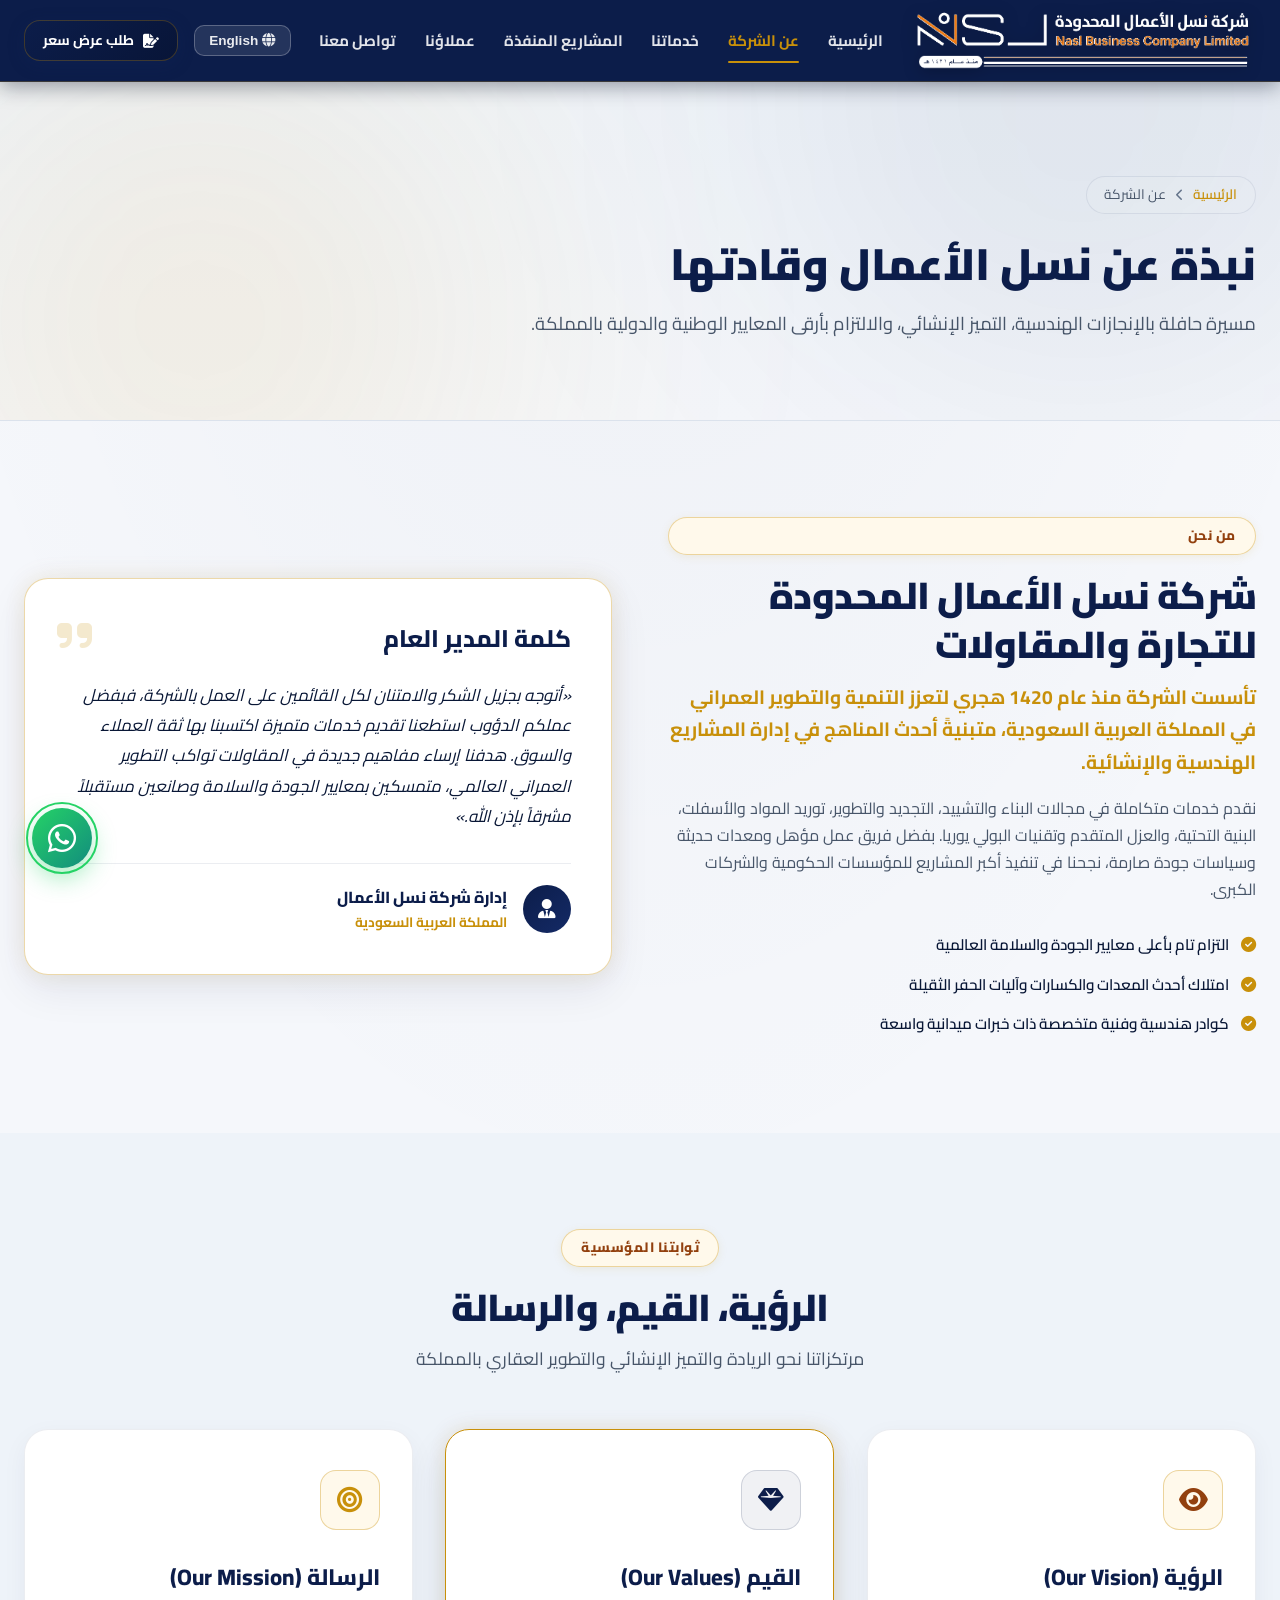
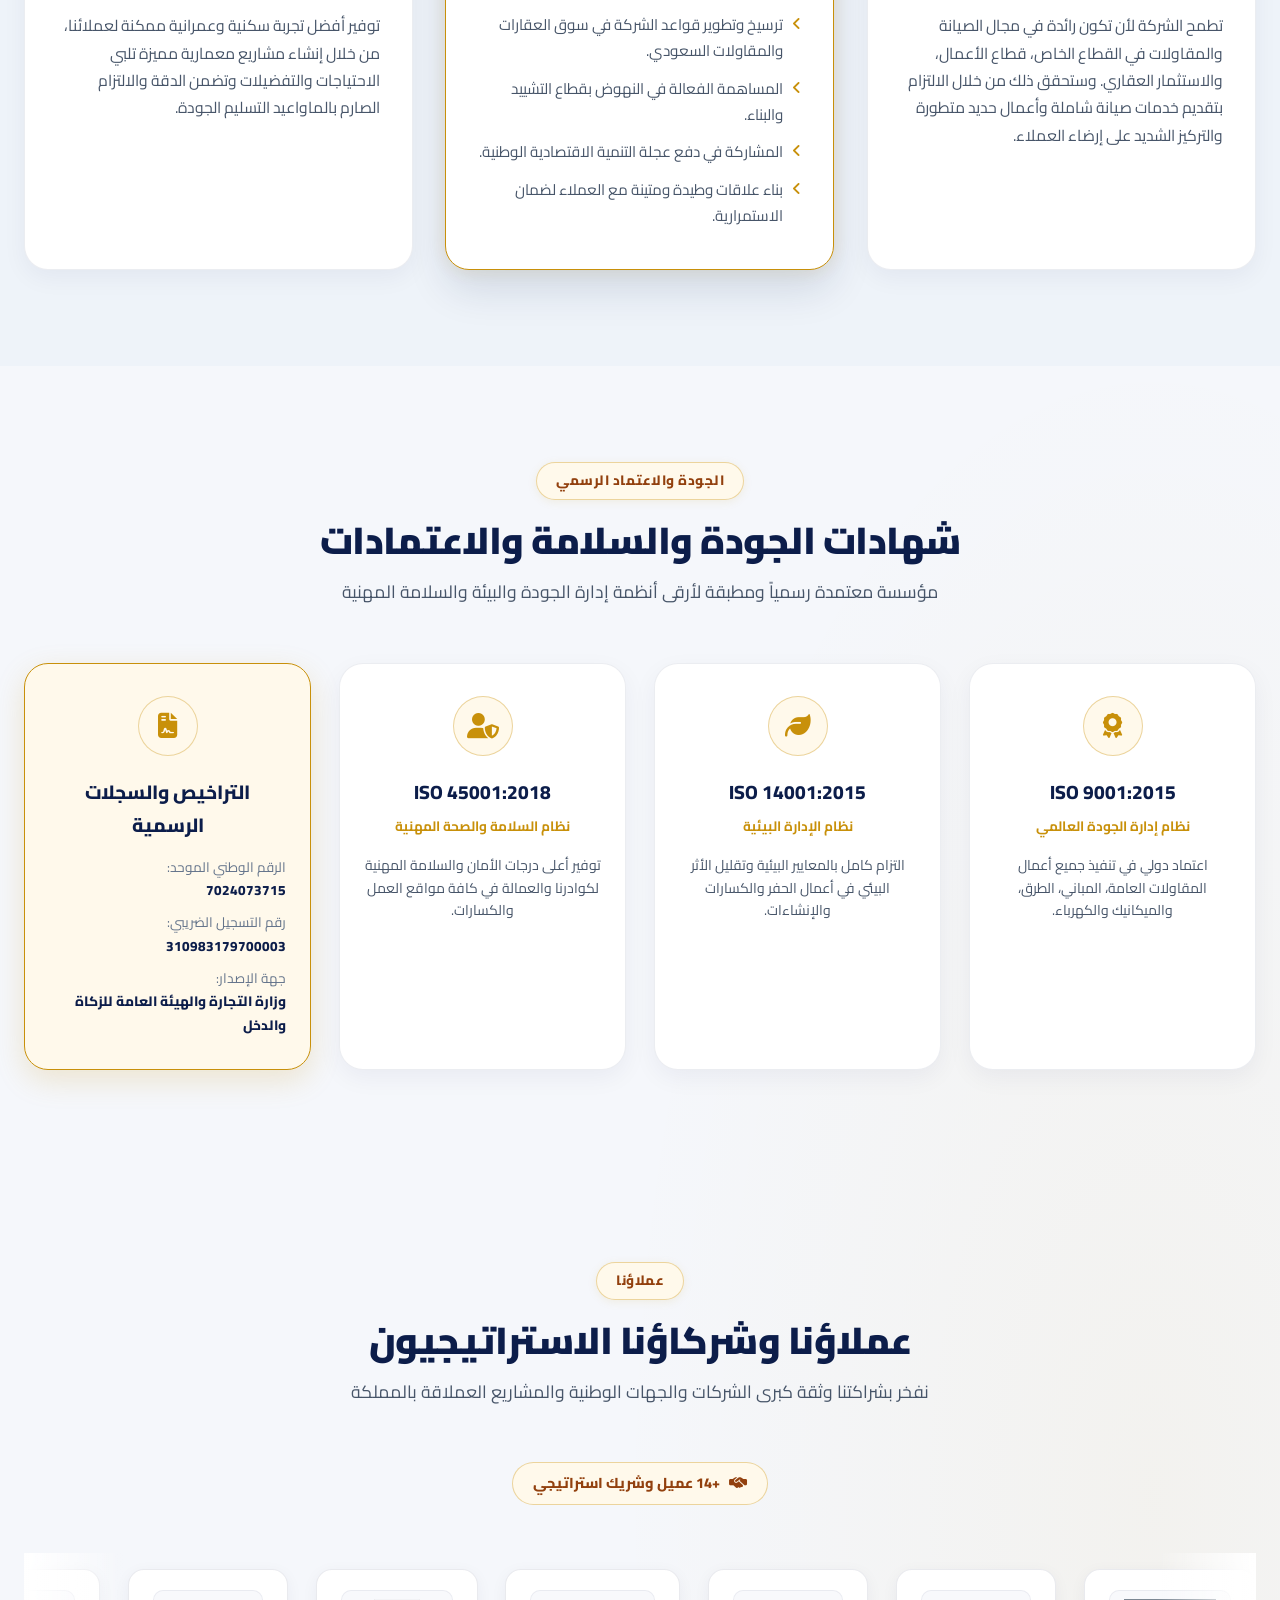
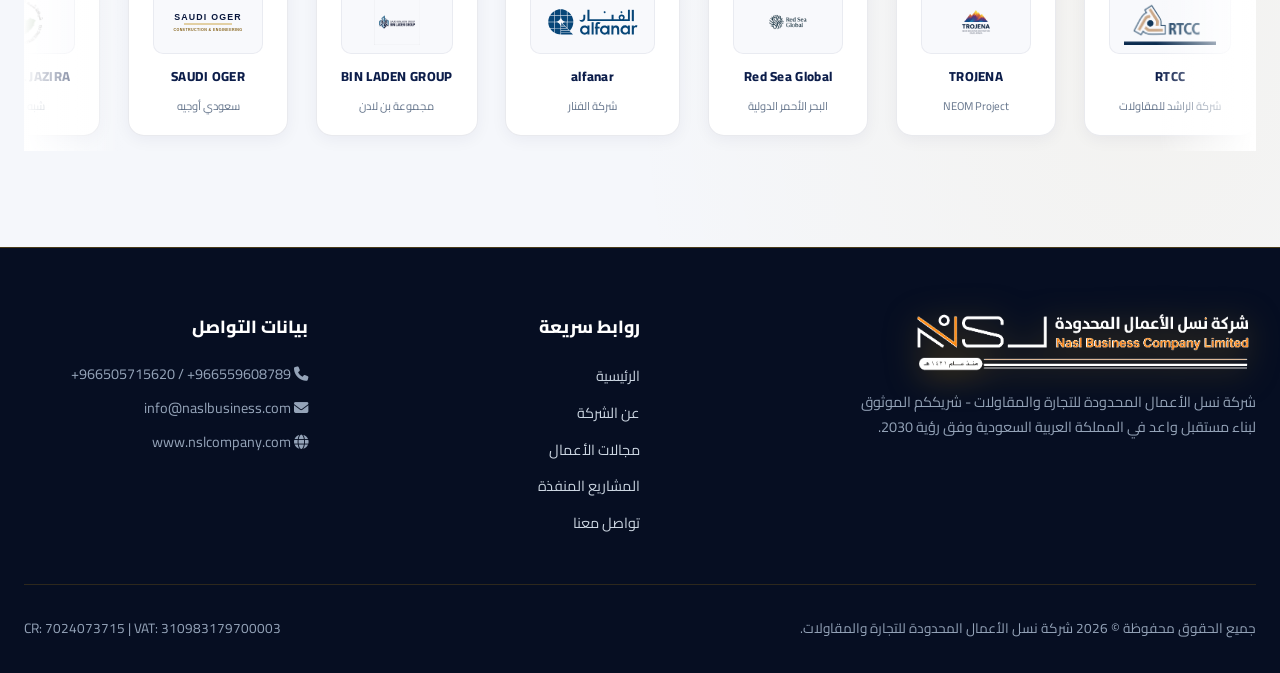
<file: about.html>
﻿<!DOCTYPE html>
<html lang="ar" dir="rtl">
<head>
    <meta charset="UTF-8">
    <meta name="viewport" content="width=device-width, initial-scale=1.0">
    <title>عن الشركة والمدير العام | شركة نسل الأعمال المحدودة للتجارة والمقاولات</title>
    <meta name="description" content="تعرّف على شركة نسل الأعمال المحدودة للتجارة والمقاولات، الرؤية والرسالة والقيم وكلمة المدير العام، والاعتمادات الدولية والتراخيص الرسمية بالمملكة.">
    <meta name="keywords" content="نسل الأعمال, عن الشركة, كلمة المدير العام, رؤية 2030, شهادات الآيزو, مقاولات السعودية">
    
    <!-- Google Fonts -->
    <link rel="preconnect" href="https://fonts.googleapis.com">
    <link rel="preconnect" href="https://fonts.gstatic.com" crossorigin>
    <link href="https://fonts.googleapis.com/css2?family=Cairo:wght@300;400;600;700;800;900&family=Outfit:wght@400;600;700;800&display=swap" rel="stylesheet">
    
    <!-- Custom CSS -->
    <link rel="stylesheet" href="styles.css?v=tagtop100">
    
    <!-- FontAwesome for Icons -->
    <link rel="stylesheet" href="https://cdnjs.cloudflare.com/ajax/libs/font-awesome/6.4.0/css/all.min.css">
</head>
<body>

    <!-- Header / Navigation Bar -->
    <header class="site-header" id="header">
        <div class="nav-backdrop" id="navBackdrop"></div>
        <div class="container nav-container">
            <a href="index.html" class="brand-logo" aria-label="شركة نسل الأعمال المحدودة">
                <img src="logo.png?v=4" alt="شركة نسل الأعمال المحدودة" class="site-logo-img">
            </a>

            <nav class="main-nav" id="mainNav">
                <div class="mobile-nav-header">
                    <div class="mobile-nav-brand">
                        <img src="logo.png?v=4" alt="نسل الأعمال" class="mobile-nav-logo">
                        <div class="mobile-brand-text">
                            <span class="mobile-brand-name">نسل الأعمال</span>
                            <span class="mobile-brand-sub">للتجارة والمقاولات</span>
                        </div>
                    </div>
                    <button class="mobile-nav-close" id="mobileNavClose" aria-label="Close Menu">
                        <i class="fa-solid fa-xmark"></i>
                    </button>
                </div>

                <ul>
                    <li><a href="index.html" class="nav-link"><span class="nav-text" data-ar="الرئيسية" data-en="Home">الرئيسية</span></a></li>
                    <li><a href="about.html" class="nav-link active"><span class="nav-text" data-ar="عن الشركة" data-en="About Us">عن الشركة</span></a></li>
                    <li><a href="services.html" class="nav-link"><span class="nav-text" data-ar="خدماتنا" data-en="Services">خدماتنا</span></a></li>
                    <li><a href="projects.html" class="nav-link"><span class="nav-text" data-ar="المشاريع المنفذة" data-en="Projects">المشاريع المنفذة</span></a></li>
                    <li><a href="index.html#partners" class="nav-link"><span class="nav-text" data-ar="عملاؤنا" data-en="Our Clients">عملاؤنا</span></a></li>
                    <li><a href="contact.html" class="nav-link"><span class="nav-text" data-ar="تواصل معنا" data-en="Contact Us">تواصل معنا</span></a></li>
                </ul>

                <div class="mobile-nav-footer">
                    <a href="contact.html" class="btn btn-gold btn-block btn-glow">
                        <i class="fa-solid fa-file-signature"></i> <span data-ar="طلب عرض سعر" data-en="Request Quote">طلب عرض سعر</span>
                    </a>
                    <div class="mobile-nav-contact">
                        <a href="https://api.whatsapp.com/send?phone=966505715620" target="_blank" rel="noopener noreferrer" dir="ltr">
                            <i class="fa-brands fa-whatsapp"></i> +966505715620
                        </a>
                    </div>
                </div>
            </nav>

            <div class="header-actions">
                <button class="lang-toggle-btn" id="langToggle" aria-label="Toggle Language">
                    <i class="fa-solid me-1 fa-globe"></i> <span id="langText">English</span>
                </button>
                <a href="contact.html" class="btn btn-primary btn-sm btn-glow header-quote-btn" data-ar="طلب عرض سعر" data-en="Request Quote">
                    <i class="fa-solid fa-file-signature"></i> <span>طلب عرض سعر</span>
                </a>
                <button class="mobile-toggle" id="mobileToggle" aria-label="Open Menu">
                    <i class="fa-solid fa-bars"></i>
                </button>
            </div>
        </div>
    </header>

    <!-- Subpage Hero Banner -->
    <section class="page-banner">
        <div class="page-banner-bg">
            <div class="page-banner-glow page-banner-glow-1"></div>
            <div class="page-banner-glow page-banner-glow-2"></div>
        </div>
        <div class="container page-banner-content">
            <div class="breadcrumb">
                <a href="index.html" data-ar="الرئيسية" data-en="Home">الرئيسية</a>
                <span class="breadcrumb-separator"><i class="fa-solid fa-chevron-left"></i></span>
                <span data-ar="عن الشركة" data-en="About Us">عن الشركة</span>
            </div>
            <h1 class="page-title" data-ar="نبذة عن نسل الأعمال وقادتها" data-en="About NASL Business & Leadership">
                نبذة عن نسل الأعمال وقادتها
            </h1>
            <p class="page-subtitle" data-ar="مسيرة حافلة بالإنجازات الهندسية، التميز الإنشائي، والالتزام بأرقى المعايير الوطنية والدولية بالمملكة." data-en="A journey of engineering milestones, structural excellence, and commitment to premier Saudi national standards.">
                مسيرة حافلة بالإنجازات الهندسية، التميز الإنشائي، والالتزام بأرقى المعايير الوطنية والدولية بالمملكة.
            </p>
        </div>
    </section>

    <!-- About Section & GM Word -->
    <section class="about-section section-padding">
        <div class="container">
            <div class="grid-2-col">
                <div class="about-text-content">
                    <div class="section-tag" data-ar="من نحن" data-en="About Us">من نحن</div>
                    <h2 class="section-title" data-ar="شركة نسل الأعمال المحدودة للتجارة والمقاولات" data-en="NASL Business Company for Trading & Contracting Ltd">
                        شركة نسل الأعمال المحدودة للتجارة والمقاولات
                    </h2>
                    <p class="lead-text" data-ar="تأسست الشركة منذ عام 1420 هجري لتعزز التنمية والتطوير العمراني في المملكة العربية السعودية، متبنيةً أحدث المناهج في إدارة المشاريع الهندسية والإنشائية." data-en="Established in 1420 AH (1999 G) to propel urban development across Saudi Arabia, adopting modern methodologies in managing complex engineering and construction projects.">
                        تأسست الشركة منذ عام 1420 هجري لتعزز التنمية والتطوير العمراني في المملكة العربية السعودية، متبنيةً أحدث المناهج في إدارة المشاريع الهندسية والإنشائية.
                    </p>
                    <p class="body-text" data-ar="نقدم خدمات متكاملة في مجالات البناء والتشييد، التجديد والتطوير، توريد المواد والأسفلت، البنية التحتية، والعزل المتقدم وتقنيات البولي يوريا. بفضل فريق عمل مؤهل ومعدات حديثة وسياسات جودة صارمة، نجحنا في تنفيذ أكبر المشاريع للمؤسسات الحكومية والشركات الكبرى." data-en="We provide comprehensive services spanning general contracting, infrastructure development, raw material supply, asphalt and road paving, advanced waterproofing with polyurea, and steel structure installations, powered by highly trained staff and modern equipment.">
                        نقدم خدمات متكاملة في مجالات البناء والتشييد، التجديد والتطوير، توريد المواد والأسفلت، البنية التحتية، والعزل المتقدم وتقنيات البولي يوريا. بفضل فريق عمل مؤهل ومعدات حديثة وسياسات جودة صارمة، نجحنا في تنفيذ أكبر المشاريع للمؤسسات الحكومية والشركات الكبرى.
                    </p>

                    <div class="feature-bullets">
                        <div class="bullet-item">
                            <i class="fa-solid fa-circle-check"></i>
                            <span data-ar="التزام تام بأعلى معايير الجودة والسلامة العالمية" data-en="Uncompromising Commitment to International Quality & Safety">التزام تام بأعلى معايير الجودة والسلامة العالمية</span>
                        </div>
                        <div class="bullet-item">
                            <i class="fa-solid fa-circle-check"></i>
                            <span data-ar="امتلاك أحدث المعدات والكسارات وآليات الحفر الثقيلة" data-en="Owned Fleet of Heavy Equipment & Stone Crushers">امتلاك أحدث المعدات والكسارات وآليات الحفر الثقيلة</span>
                        </div>
                        <div class="bullet-item">
                            <i class="fa-solid fa-circle-check"></i>
                            <span data-ar="كوادر هندسية وفنية متخصصة ذات خبرات ميدانية واسعة" data-en="Specialized Engineering & Technical Personnel">كوادر هندسية وفنية متخصصة ذات خبرات ميدانية واسعة</span>
                        </div>
                    </div>
                </div>

                <!-- General Manager Quote Card -->
                <div class="gm-card-wrapper">
                    <div class="gm-card">
                        <div class="quote-icon"><i class="fa-solid fa-quote-right"></i></div>
                        <h3 class="gm-card-title" data-ar="كلمة المدير العام" data-en="General Manager Message">كلمة المدير العام</h3>
                        <p class="gm-quote-text" data-ar="«أتوجه بجزيل الشكر والامتنان لكل القائمين على العمل بالشركة، فبفضل عملكم الدؤوب استطعنا تقديم خدمات متميزة اكتسبنا بها ثقة العملاء والسوق. هدفنا إرساء مفاهيم جديدة في المقاولات تواكب التطوير العمراني العالمي، متمسكين بمعايير الجودة والسلامة وصانعين مستقبلاً مشرقاً بإذن الله.»" data-en="“My sincere gratitude goes to our dedicated team. Through relentless hard work and continuous enhancement, we earned market trust. Our goal is to establish new standards in contracting that align with global urban evolution while upholding safety and quality.”">
                            «أتوجه بجزيل الشكر والامتنان لكل القائمين على العمل بالشركة، فبفضل عملكم الدؤوب استطعنا تقديم خدمات متميزة اكتسبنا بها ثقة العملاء والسوق. هدفنا إرساء مفاهيم جديدة في المقاولات تواكب التطوير العمراني العالمي، متمسكين بمعايير الجودة والسلامة وصانعين مستقبلاً مشرقاً بإذن الله.»
                        </p>
                        <div class="gm-footer">
                            <div class="gm-avatar"><i class="fa-solid fa-user-tie"></i></div>
                            <div class="gm-details">
                                <span class="gm-name" data-ar="إدارة شركة نسل الأعمال" data-en="Management of NASL Business Co.">إدارة شركة نسل الأعمال</span>
                                <span class="gm-role" data-ar="المملكة العربية السعودية" data-en="Kingdom of Saudi Arabia">المملكة العربية السعودية</span>
                            </div>
                        </div>
                    </div>
                </div>
            </div>
        </div>
    </section>

    <!-- Vision, Values & Mission Section -->
    <section class="vvm-section section-padding dark-bg" id="vision">
        <div class="container">
            <div class="section-header text-center">
                <div class="section-tag" data-ar="ثوابتنا المؤسسية" data-en="Corporate Pillars">ثوابتنا المؤسسية</div>
                <h2 class="section-title light" data-ar="الرؤية، القيم، والرسالة" data-en="Vision, Values & Mission">الرؤية، القيم، والرسالة</h2>
                <p class="section-subtitle light" data-ar="مرتكزاتنا نحو الريادة والتميز الإنشائي والتطوير العقاري بالمملكة" data-en="Our foundations towards contracting leadership and sustainable Saudi real estate development">مرتكزاتنا نحو الريادة والتميز الإنشائي والتطوير العقاري بالمملكة</p>
            </div>

            <div class="vvm-grid">
                <!-- Vision Card -->
                <div class="vvm-card">
                    <div class="vvm-badge vision-badge-bg"><i class="fa-solid fa-eye"></i></div>
                    <h3 class="vvm-title" data-ar="الرؤية (Our Vision)" data-en="Our Vision">الرؤية (Our Vision)</h3>
                    <p class="vvm-desc" data-ar="تطمح الشركة لأن تكون رائدة في مجال الصيانة والمقاولات في القطاع الخاص، قطاع الأعمال، والاستثمار العقاري. وستحقق ذلك من خلال الالتزام بتقديم خدمات صيانة شاملة وأعمال حديد متطورة والتركيز الشديد على إرضاء العملاء." data-en="To be a premier leader in maintenance, general contracting, and real estate investment across private and corporate sectors, driven by top-tier quality and absolute client satisfaction.">
                        تطمح الشركة لأن تكون رائدة في مجال الصيانة والمقاولات في القطاع الخاص، قطاع الأعمال، والاستثمار العقاري. وستحقق ذلك من خلال الالتزام بتقديم خدمات صيانة شاملة وأعمال حديد متطورة والتركيز الشديد على إرضاء العملاء.
                    </p>
                </div>

                <!-- Values Card -->
                <div class="vvm-card active-card">
                    <div class="vvm-badge values-badge-bg"><i class="fa-solid fa-gem"></i></div>
                    <h3 class="vvm-title" data-ar="القيم (Our Values)" data-en="Our Values">القيم (Our Values)</h3>
                    <ul class="vvm-list">
                        <li><i class="fa-solid fa-angle-left"></i> <span data-ar="ترسيخ وتطوير قواعد الشركة في سوق العقارات والمقاولات السعودي." data-en="Consolidating leadership in the Saudi market.">ترسيخ وتطوير قواعد الشركة في سوق العقارات والمقاولات السعودي.</span></li>
                        <li><i class="fa-solid fa-angle-left"></i> <span data-ar="المساهمة الفعالة في النهوض بقطاع التشييد والبناء." data-en="Advancing national construction standards.">المساهمة الفعالة في النهوض بقطاع التشييد والبناء.</span></li>
                        <li><i class="fa-solid fa-angle-left"></i> <span data-ar="المشاركة في دفع عجلة التنمية الاقتصادية الوطنية." data-en="Driving national economic prosperity.">المشاركة في دفع عجلة التنمية الاقتصادية الوطنية.</span></li>
                        <li><i class="fa-solid fa-angle-left"></i> <span data-ar="بناء علاقات وطيدة ومتينة مع العملاء لضمان الاستمرارية." data-en="Forging lasting customer partnerships.">بناء علاقات وطيدة ومتينة مع العملاء لضمان الاستمرارية.</span></li>
                    </ul>
                </div>

                <!-- Mission Card -->
                <div class="vvm-card">
                    <div class="vvm-badge mission-badge-bg"><i class="fa-solid fa-bullseye"></i></div>
                    <h3 class="vvm-title" data-ar="الرسالة (Our Mission)" data-en="Our Mission">الرسالة (Our Mission)</h3>
                    <p class="vvm-desc" data-ar="توفير أفضل تجربة سكنية وعمرانية ممكنة لعملائنا، من خلال إنشاء مشاريع معمارية مميزة تلبي الاحتياجات والتفضيلات وتضمن الدقة والالتزام الصارم بالماواعيد التسليم الجودة." data-en="To deliver exceptional architectural & construction projects that exceed expectations, crafted through precision, architectural distinction, and punctual delivery.">
                        توفير أفضل تجربة سكنية وعمرانية ممكنة لعملائنا، من خلال إنشاء مشاريع معمارية مميزة تلبي الاحتياجات والتفضيلات وتضمن الدقة والالتزام الصارم بالماواعيد التسليم الجودة.
                    </p>
                </div>
            </div>
        </div>
    </section>

    <!-- Certifications Section -->
    <section class="certs-section section-padding" id="certs">
        <div class="container">
            <div class="section-header text-center">
                <div class="section-tag" data-ar="الجودة والاعتماد الرسمي" data-en="Quality & Compliance">الجودة والاعتماد الرسمي</div>
                <h2 class="section-title" data-ar="شهادات الجودة والسلامة والاعتمادات" data-en="ISO Certifications & Commercial Licensing">شهادات الجودة والسلامة والاعتمادات</h2>
                <p class="section-subtitle" data-ar="مؤسسة معتمدة رسمياً ومطبقة لأرقى أنظمة إدارة الجودة والبيئة والسلامة المهنية" data-en="Fully accredited with triple ISO standards and Ministry of Commerce commercial registrations">مؤسسة معتمدة رسمياً ومطبقة لأرقى أنظمة إدارة الجودة والبيئة والسلامة المهنية</p>
            </div>

            <div class="certs-grid">
                <!-- ISO 9001 -->
                <div class="cert-card">
                    <div class="cert-icon"><i class="fa-solid fa-award"></i></div>
                    <h3 class="cert-title">ISO 9001:2015</h3>
                    <p class="cert-subtitle" data-ar="نظام إدارة الجودة العالمي" data-en="Quality Management System">نظام إدارة الجودة العالمي</p>
                    <div class="cert-meta" data-ar="اعتماد دولي في تنفيذ جميع أعمال المقاولات العامة، المباني، الطرق، والميكانيك والكهرباء." data-en="International accreditation for general contracting, building, roads, and MEP operations.">
                        اعتماد دولي في تنفيذ جميع أعمال المقاولات العامة، المباني، الطرق، والميكانيك والكهرباء.
                    </div>
                </div>

                <!-- ISO 14001 -->
                <div class="cert-card">
                    <div class="cert-icon"><i class="fa-solid fa-leaf"></i></div>
                    <h3 class="cert-title">ISO 14001:2015</h3>
                    <p class="cert-subtitle" data-ar="نظام الإدارة البيئية" data-en="Environmental Management System">نظام الإدارة البيئية</p>
                    <div class="cert-meta" data-ar="التزام كامل بالمعايير البيئية وتقليل الأثر البيئي في أعمال الحفر والكسارات والإنشاءات." data-en="Full adherence to environmental protection standards during crushing, excavation, and building.">
                        التزام كامل بالمعايير البيئية وتقليل الأثر البيئي في أعمال الحفر والكسارات والإنشاءات.
                    </div>
                </div>

                <!-- ISO 45001 -->
                <div class="cert-card">
                    <div class="cert-icon"><i class="fa-solid fa-user-shield"></i></div>
                    <h3 class="cert-title">ISO 45001:2018</h3>
                    <p class="cert-subtitle" data-ar="نظام السلامة والصحة المهنية" data-en="Occupational Health & Safety">نظام السلامة والصحة المهنية</p>
                    <div class="cert-meta" data-ar="توفير أعلى درجات الأمان والسلامة المهنية لكوادرنا والعمالة في كافة مواقع العمل والكسارات." data-en="Ensuring paramount safety protocols for personnel across job sites and heavy machinery.">
                        توفير أعلى درجات الأمان والسلامة المهنية لكوادرنا والعمالة في كافة مواقع العمل والكسارات.
                    </div>
                </div>

                <!-- Legal Licenses -->
                <div class="cert-card highlight-cert">
                    <div class="cert-icon"><i class="fa-solid fa-file-contract"></i></div>
                    <h3 class="cert-title" data-ar="التراخيص والسجلات الرسمية" data-en="Commercial Registration & VAT">التراخيص والسجلات الرسمية</h3>
                    <div class="legal-details">
                        <div class="legal-item">
                            <span class="legal-label" data-ar="الرقم الوطني الموحد:" data-en="Unified CR No:">الرقم الوطني الموحد:</span>
                            <span class="legal-val">7024073715</span>
                        </div>
                        <div class="legal-item">
                            <span class="legal-label" data-ar="رقم التسجيل الضريبي:" data-en="VAT Reg No:">رقم التسجيل الضريبي:</span>
                            <span class="legal-val">310983179700003</span>
                        </div>
                        <div class="legal-item">
                            <span class="legal-label" data-ar="جهة الإصدار:" data-en="Authority:">جهة الإصدار:</span>
                            <span class="legal-val" data-ar="وزارة التجارة والهيئة العامة للزكاة والدخل" data-en="Ministry of Commerce & ZATCA">وزارة التجارة والهيئة العامة للزكاة والدخل</span>
                        </div>
                    </div>
                </div>
            </div>
        </div>
    </section>

    <!-- Strategic Partners Section -->
    <section class="partners-section section-padding" id="partners">
        <div class="container">
            <div class="section-header text-center">
                <div class="section-tag" data-ar="عملاؤنا" data-en="Our Clients">عملاؤنا</div>
                <h2 class="section-title" data-ar="عملاؤنا وشركاؤنا الاستراتيجيون" data-en="Our Clients & Strategic Partners">عملاؤنا وشركاؤنا الاستراتيجيون</h2>
                <p class="section-subtitle" data-ar="نفخر بشراكتنا وثقة كبرى الشركات والجهات الوطنية والمشاريع العملاقة بالمملكة" data-en="We take pride in our strong partnerships with Saudi Arabia's leading developers and contractors">نفخر بشراكتنا وثقة كبرى الشركات والجهات الوطنية والمشاريع العملاقة بالمملكة</p>
            </div>

            <div class="clients-count-badge">
                <i class="fa-solid fa-handshake-simple"></i>
                <span data-ar="+14 عميل وشريك استراتيجي" data-en="14+ Clients & Strategic Partners">+14 عميل وشريك استراتيجي</span>
            </div>

            <!-- Infinite Marquee Ticker -->
            <div class="partners-marquee-wrapper">
                <div class="partners-marquee-track" id="partnersMarqueeAbout">
                    <!-- === SET 1 (original) === -->
                    <!-- RTCC - Al Rashed Trading & Contracting -->
                    <div class="partner-card">
                        <div class="partner-logo-wrap">
                            <img src="logos/rtcc.png" alt="RTCC" class="partner-logo" onerror="this.outerHTML='<span class=\'partner-logo-abbr\'>RTCC</span>'">
                        </div>
                        <div class="partner-name">RTCC</div>
                        <div class="partner-sub">شركة الراشد للمقاولات</div>
                    </div>
                    <div class="partner-card">
                        <div class="partner-logo-wrap">
                            <img src="logos/trojena.png" alt="TROJENA" class="partner-logo" onerror="this.outerHTML='<span class=\'partner-logo-abbr\'>TROJENA</span>'">
                        </div>
                        <div class="partner-name">TROJENA</div>
                        <div class="partner-sub">NEOM Project</div>
                    </div>

                    <div class="partner-card">
                        <div class="partner-logo-wrap">
                            <img src="logos/red-sea-global.png" alt="Red Sea Global" class="partner-logo" onerror="this.outerHTML='<span class=\'partner-logo-abbr\'>Red Sea Global</span>'">
                        </div>
                        <div class="partner-name">Red Sea Global</div>
                        <div class="partner-sub">البحر الأحمر الدولية</div>
                    </div>
                    <div class="partner-card">
                        <div class="partner-logo-wrap">
                            <img src="logos/alfanar.svg" alt="alfanar" class="partner-logo" onerror="this.outerHTML='<span class=\'partner-logo-abbr\'>alfanar</span>'">
                        </div>
                        <div class="partner-name">alfanar</div>
                        <div class="partner-sub">شركة الفنار</div>
                    </div>
                    <div class="partner-card">
                        <div class="partner-logo-wrap">
                            <img src="logos/bin-laden.png" alt="BIN LADEN GROUP" class="partner-logo" onerror="this.outerHTML='<span class=\'partner-logo-abbr\'>BIN LADEN GROUP</span>'">
                        </div>
                        <div class="partner-name">BIN LADEN GROUP</div>
                        <div class="partner-sub">مجموعة بن لادن</div>
                    </div>
                    <div class="partner-card">
                        <div class="partner-logo-wrap">
                            <img src="logos/saudi-oger.svg" alt="SAUDI OGER" class="partner-logo" onerror="this.outerHTML='<span class=\'partner-logo-abbr\'>SAUDI OGER</span>'">
                        </div>
                        <div class="partner-name">SAUDI OGER</div>
                        <div class="partner-sub">سعودي أوجيه</div>
                    </div>
                    <div class="partner-card">
                        <div class="partner-logo-wrap">
                            <img src="logos/shibh-al-jazira.png" alt="SHIBH AL JAZIRA" class="partner-logo" onerror="this.outerHTML='<span class=\'partner-logo-abbr\'>SAJCO</span>'">
                        </div>
                        <div class="partner-name">SHIBH AL JAZIRA</div>
                        <div class="partner-sub">شبه الجزيرة</div>
                    </div>
                    <div class="partner-card">
                        <div class="partner-logo-wrap">
                            <img src="logos/national-paints.png" alt="NATIONAL PAINTS" class="partner-logo" onerror="this.outerHTML='<span class=\'partner-logo-abbr\'>NATIONAL PAINTS</span>'">
                        </div>
                        <div class="partner-name">NATIONAL PAINTS</div>
                        <div class="partner-sub">دهانات الوطنية</div>
                    </div>
                    <div class="partner-card">
                        <div class="partner-logo-wrap">
                            <img src="logos/salco.svg" alt="SALCO" class="partner-logo" onerror="this.outerHTML='<span class=\'partner-logo-abbr\'>SALCO</span>'">
                        </div>
                        <div class="partner-name">SALCO</div>
                        <div class="partner-sub">شركة سالكو</div>
                    </div>
                    <div class="partner-card">
                        <div class="partner-logo-wrap">
                            <img src="logos/chec.png" alt="CHEC CHINA" class="partner-logo" onerror="this.outerHTML='<span class=\'partner-logo-abbr\'>CHEC</span>'">
                        </div>
                        <div class="partner-name">CHEC CHINA</div>
                        <div class="partner-sub">الشركة الصينية</div>
                    </div>
                    <div class="partner-card">
                        <div class="partner-logo-wrap">
                            <img src="logos/batco.png" alt="BATCO GROUP" class="partner-logo" onerror="this.outerHTML='<span class=\'partner-logo-abbr\'>BATCO</span>'">
                        </div>
                        <div class="partner-name">BATCO GROUP</div>
                        <div class="partner-sub">مجموعة باتكو</div>
                    </div>
                    <div class="partner-card">
                        <div class="partner-logo-wrap">
                            <img src="logos/first-fix.svg" alt="FIRST FIX" class="partner-logo" onerror="this.outerHTML='<span class=\'partner-logo-abbr\'>FIRST FIX</span>'">
                        </div>
                        <div class="partner-name">FIRST FIX</div>
                        <div class="partner-sub">فرست فكس</div>
                    </div>
                    <div class="partner-card">
                        <div class="partner-logo-wrap">
                            <img src="logos/al-mulhem.png" alt="AL MULHEM" class="partner-logo" onerror="this.outerHTML='<span class=\'partner-logo-abbr\'>AL MULHEM</span>'">
                        </div>
                        <div class="partner-name">AL MULHEM</div>
                        <div class="partner-sub">شركة الملحم</div>
                    </div>

                    <!-- === SET 2 (duplicate for seamless infinite loop) === -->
                    <!-- RTCC - Al Rashed Trading & Contracting -->
                    <div class="partner-card">
                        <div class="partner-logo-wrap">
                            <img src="logos/rtcc.png" alt="RTCC" class="partner-logo" onerror="this.outerHTML='<span class=\'partner-logo-abbr\'>RTCC</span>'">
                        </div>
                        <div class="partner-name">RTCC</div>
                        <div class="partner-sub">شركة الراشد للمقاولات</div>
                    </div>
                    <div class="partner-card">
                        <div class="partner-logo-wrap">
                            <img src="logos/trojena.png" alt="TROJENA" class="partner-logo" onerror="this.outerHTML='<span class=\'partner-logo-abbr\'>TROJENA</span>'">
                        </div>
                        <div class="partner-name">TROJENA</div>
                        <div class="partner-sub">NEOM Project</div>
                    </div>

                    <div class="partner-card">
                        <div class="partner-logo-wrap">
                            <img src="logos/red-sea-global.png" alt="Red Sea Global" class="partner-logo" onerror="this.outerHTML='<span class=\'partner-logo-abbr\'>Red Sea Global</span>'">
                        </div>
                        <div class="partner-name">Red Sea Global</div>
                        <div class="partner-sub">البحر الأحمر الدولية</div>
                    </div>
                    <div class="partner-card">
                        <div class="partner-logo-wrap">
                            <img src="logos/alfanar.svg" alt="alfanar" class="partner-logo" onerror="this.outerHTML='<span class=\'partner-logo-abbr\'>alfanar</span>'">
                        </div>
                        <div class="partner-name">alfanar</div>
                        <div class="partner-sub">شركة الفنار</div>
                    </div>
                    <div class="partner-card">
                        <div class="partner-logo-wrap">
                            <img src="logos/bin-laden.png" alt="BIN LADEN GROUP" class="partner-logo" onerror="this.outerHTML='<span class=\'partner-logo-abbr\'>BIN LADEN GROUP</span>'">
                        </div>
                        <div class="partner-name">BIN LADEN GROUP</div>
                        <div class="partner-sub">مجموعة بن لادن</div>
                    </div>
                    <div class="partner-card">
                        <div class="partner-logo-wrap">
                            <img src="logos/saudi-oger.svg" alt="SAUDI OGER" class="partner-logo" onerror="this.outerHTML='<span class=\'partner-logo-abbr\'>SAUDI OGER</span>'">
                        </div>
                        <div class="partner-name">SAUDI OGER</div>
                        <div class="partner-sub">سعودي أوجيه</div>
                    </div>
                    <div class="partner-card">
                        <div class="partner-logo-wrap">
                            <img src="logos/shibh-al-jazira.png" alt="SHIBH AL JAZIRA" class="partner-logo" onerror="this.outerHTML='<span class=\'partner-logo-abbr\'>SAJCO</span>'">
                        </div>
                        <div class="partner-name">SHIBH AL JAZIRA</div>
                        <div class="partner-sub">شبه الجزيرة</div>
                    </div>
                    <div class="partner-card">
                        <div class="partner-logo-wrap">
                            <img src="logos/national-paints.png" alt="NATIONAL PAINTS" class="partner-logo" onerror="this.outerHTML='<span class=\'partner-logo-abbr\'>NATIONAL PAINTS</span>'">
                        </div>
                        <div class="partner-name">NATIONAL PAINTS</div>
                        <div class="partner-sub">دهانات الوطنية</div>
                    </div>
                    <div class="partner-card">
                        <div class="partner-logo-wrap">
                            <img src="logos/salco.svg" alt="SALCO" class="partner-logo" onerror="this.outerHTML='<span class=\'partner-logo-abbr\'>SALCO</span>'">
                        </div>
                        <div class="partner-name">SALCO</div>
                        <div class="partner-sub">شركة سالكو</div>
                    </div>
                    <div class="partner-card">
                        <div class="partner-logo-wrap">
                            <img src="logos/chec.png" alt="CHEC CHINA" class="partner-logo" onerror="this.outerHTML='<span class=\'partner-logo-abbr\'>CHEC</span>'">
                        </div>
                        <div class="partner-name">CHEC CHINA</div>
                        <div class="partner-sub">الشركة الصينية</div>
                    </div>
                    <div class="partner-card">
                        <div class="partner-logo-wrap">
                            <img src="logos/batco.png" alt="BATCO GROUP" class="partner-logo" onerror="this.outerHTML='<span class=\'partner-logo-abbr\'>BATCO</span>'">
                        </div>
                        <div class="partner-name">BATCO GROUP</div>
                        <div class="partner-sub">مجموعة باتكو</div>
                    </div>
                    <div class="partner-card">
                        <div class="partner-logo-wrap">
                            <img src="logos/first-fix.svg" alt="FIRST FIX" class="partner-logo" onerror="this.outerHTML='<span class=\'partner-logo-abbr\'>FIRST FIX</span>'">
                        </div>
                        <div class="partner-name">FIRST FIX</div>
                        <div class="partner-sub">فرست فكس</div>
                    </div>
                    <div class="partner-card">
                        <div class="partner-logo-wrap">
                            <img src="logos/al-mulhem.png" alt="AL MULHEM" class="partner-logo" onerror="this.outerHTML='<span class=\'partner-logo-abbr\'>AL MULHEM</span>'">
                        </div>
                        <div class="partner-name">AL MULHEM</div>
                        <div class="partner-sub">شركة الملحم</div>
                    </div>
                </div>
            </div>
        </div>
    </section>


    <!-- Footer -->
    <footer class="site-footer">
        <div class="container">
            <div class="footer-top">
                <div class="footer-brand">
                    <a href="index.html" class="brand-logo mb-3" aria-label="شركة نسل الأعمال المحدودة">
                        <img src="logo.png?v=4" alt="شركة نسل الأعمال المحدودة" class="site-logo-img">
                    </a>
                    <p class="footer-desc" data-ar="شركة نسل الأعمال المحدودة للتجارة والمقاولات - شريككم الموثوق لبناء مستقبل واعد في المملكة العربية السعودية وفق رؤية 2030." data-en="NASL Business Company Ltd - Your trusted partner in building Saudi Arabia's future under Vision 2030.">
                        شركة نسل الأعمال المحدودة للتجارة والمقاولات - شريككم الموثوق لبناء مستقبل واعد في المملكة العربية السعودية وفق رؤية 2030.
                    </p>
                </div>

                <div class="footer-links">
                    <h4 data-ar="روابط سريعة" data-en="Quick Links">روابط سريعة</h4>
                    <ul>
                        <li><a href="index.html" data-ar="الرئيسية" data-en="Home">الرئيسية</a></li>
                        <li><a href="about.html" data-ar="عن الشركة" data-en="About Us">عن الشركة</a></li>
                        <li><a href="services.html" data-ar="مجالات الأعمال" data-en="Services">مجالات الأعمال</a></li>

                        <li><a href="projects.html" data-ar="المشاريع المنفذة" data-en="Projects">المشاريع المنفذة</a></li>
                        <li><a href="contact.html" data-ar="تواصل معنا" data-en="Contact Us">تواصل معنا</a></li>
                    </ul>
                </div>

                <div class="footer-contact">
                    <h4 data-ar="بيانات التواصل" data-en="Contact Detail">بيانات التواصل</h4>
                    <p><i class="fa-solid fa-phone me-2"></i> <a href="https://api.whatsapp.com/send?phone=966559608789" dir="ltr" target="_blank" rel="noopener noreferrer" style="color: inherit; text-decoration: none;">+966559608789</a> / <a href="https://api.whatsapp.com/send?phone=966505715620" dir="ltr" target="_blank" rel="noopener noreferrer" style="color: inherit; text-decoration: none;">+966505715620</a></p>
                    <p><i class="fa-solid fa-envelope me-2"></i> info@naslbusiness.com</p>
                    <p><i class="fa-solid fa-globe me-2"></i> www.nslcompany.com</p>
                </div>
            </div>

            <div class="footer-bottom">
                <p data-ar="جميع الحقوق محفوظة © 2026 شركة نسل الأعمال المحدودة للتجارة والمقاولات." data-en="All Rights Reserved © 2026 NASL Business Company for Trading & Contracting Ltd.">
                    جميع الحقوق محفوظة © 2026 شركة نسل الأعمال المحدودة للتجارة والمقاولات.
                </p>
                <div class="footer-legal">
                    <span>CR: 7024073715</span> | <span>VAT: 310983179700003</span>
                </div>
            </div>
        </div>
    </footer>

    <!-- Service Detail Modal -->
    <div class="modal-backdrop" id="serviceModal">
        <div class="modal-box">
            <button class="modal-close" onclick="closeServiceModal()"><i class="fa-solid fa-xmark"></i></button>
            <div class="modal-body" id="modalBody"></div>
        </div>
    </div>

    <!-- Floating WhatsApp Direct Chat Button -->
    <div class="whatsapp-float-container">
        <div class="whatsapp-tooltip" data-ar="تواصل مباشر مع الإدارة عبر الواتساب" data-en="Chat Direct with Us on WhatsApp">تواصل مباشر مع الإدارة عبر الواتساب</div>
        <a href="https://api.whatsapp.com/send?phone=966559608789&text=%D9%85%D8%B1%D8%AD%D8%A8%D8%A7%D9%8B%20%D8%B4%D8%B1%D9%83%D8%A9%20%D9%86%D8%B3%D9%84%20%D8%A7%D9%84%D8%A3%D8%B9%D9%85%D8%A7%D9%84%D8%8C%20%D8%A3%D9%88%D8%AF%20%D8%A7%D9%84%D8%A7%D8%B3%D8%AA%D9%81%D8%B3%D8%A7%D8%B1%20%D8%B9%D9%86%20%D8%AE%D8%AF%D9%85%D8%A7%D8%AA%D9%83%D9%85" target="_blank" rel="noopener noreferrer" class="whatsapp-float-btn" aria-label="WhatsApp Chat">
            <i class="fa-brands fa-whatsapp"></i>
            <span class="whatsapp-pulse-ring"></span>
        </a>
    </div>

    <!-- Custom JS -->
    <script src="script.js?v=light19"></script>
</body>
</html>
</file>
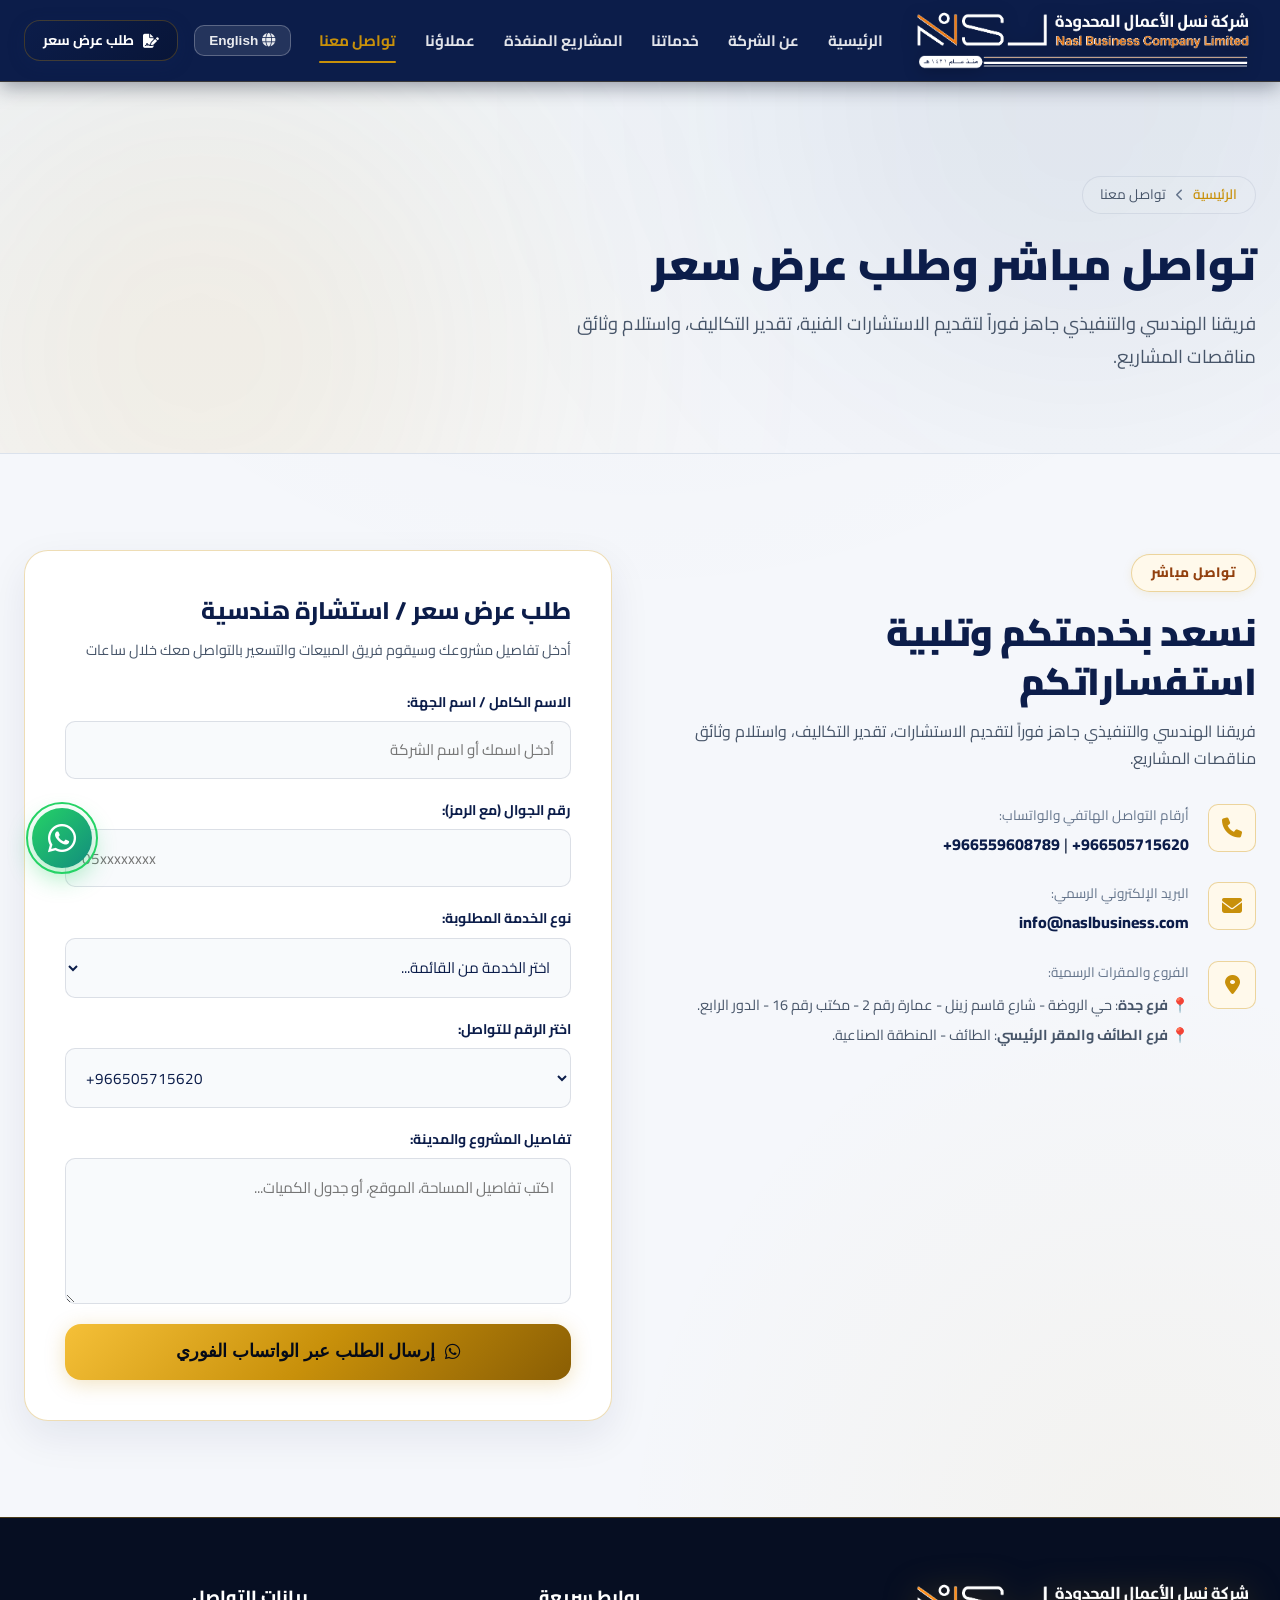
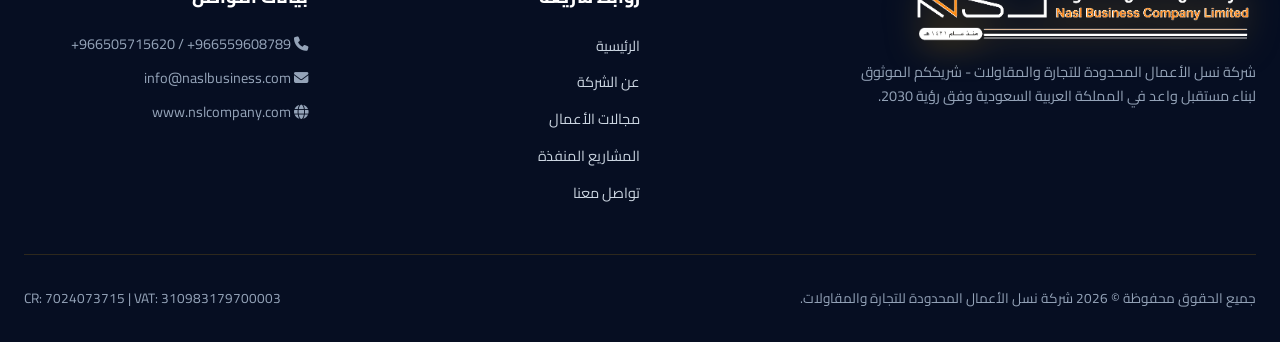
<file: contact.html>
﻿<!DOCTYPE html>
<html lang="ar" dir="rtl">
<head>
    <meta charset="UTF-8">
    <meta name="viewport" content="width=device-width, initial-scale=1.0">
    <title>تواصل معنا وطلب عرض سعر | شركة نسل الأعمال المحدودة للتجارة والمقاولات</title>
    <meta name="description" content="تواصل مباشر مع شركة نسل الأعمال المحدودة لطلب عروض الأسعار، الاستشارات الهندسية، والمناقصات بجدة والطائف وتربة.">
    <meta name="keywords" content="تواصل نسل الأعمال, طلب عرض سعر, رقم شركة نسل, فرع جدة, فرع تربة الطائف">
    
    <!-- Google Fonts -->
    <link rel="preconnect" href="https://fonts.googleapis.com">
    <link rel="preconnect" href="https://fonts.gstatic.com" crossorigin>
    <link href="https://fonts.googleapis.com/css2?family=Cairo:wght@300;400;600;700;800;900&family=Outfit:wght@400;600;700;800&display=swap" rel="stylesheet">
    
    <!-- Custom CSS -->
    <link rel="stylesheet" href="styles.css?v=tagtop100">
    
    <!-- FontAwesome for Icons -->
    <link rel="stylesheet" href="https://cdnjs.cloudflare.com/ajax/libs/font-awesome/6.4.0/css/all.min.css">
</head>
<body>

    <!-- Header / Navigation Bar -->
    <header class="site-header" id="header">
        <div class="nav-backdrop" id="navBackdrop"></div>
        <div class="container nav-container">
            <a href="index.html" class="brand-logo" aria-label="شركة نسل الأعمال المحدودة">
                <img src="logo.png?v=4" alt="شركة نسل الأعمال المحدودة" class="site-logo-img">
            </a>

            <nav class="main-nav" id="mainNav">
                <div class="mobile-nav-header">
                    <div class="mobile-nav-brand">
                        <img src="logo.png?v=4" alt="نسل الأعمال" class="mobile-nav-logo">
                        <div class="mobile-brand-text">
                            <span class="mobile-brand-name">نسل الأعمال</span>
                            <span class="mobile-brand-sub">للتجارة والمقاولات</span>
                        </div>
                    </div>
                    <button class="mobile-nav-close" id="mobileNavClose" aria-label="Close Menu">
                        <i class="fa-solid fa-xmark"></i>
                    </button>
                </div>

                <ul>
                    <li><a href="index.html" class="nav-link"><span class="nav-text" data-ar="الرئيسية" data-en="Home">الرئيسية</span></a></li>
                    <li><a href="about.html" class="nav-link"><span class="nav-text" data-ar="عن الشركة" data-en="About Us">عن الشركة</span></a></li>
                    <li><a href="services.html" class="nav-link"><span class="nav-text" data-ar="خدماتنا" data-en="Services">خدماتنا</span></a></li>
                    <li><a href="projects.html" class="nav-link"><span class="nav-text" data-ar="المشاريع المنفذة" data-en="Projects">المشاريع المنفذة</span></a></li>
                    <li><a href="index.html#partners" class="nav-link"><span class="nav-text" data-ar="عملاؤنا" data-en="Our Clients">عملاؤنا</span></a></li>
                    <li><a href="contact.html" class="nav-link active"><span class="nav-text" data-ar="تواصل معنا" data-en="Contact Us">تواصل معنا</span></a></li>
                </ul>

                <div class="mobile-nav-footer">
                    <a href="contact.html" class="btn btn-gold btn-block btn-glow">
                        <i class="fa-solid fa-file-signature"></i> <span data-ar="طلب عرض سعر" data-en="Request Quote">طلب عرض سعر</span>
                    </a>
                    <div class="mobile-nav-contact">
                        <a href="https://api.whatsapp.com/send?phone=966505715620" target="_blank" rel="noopener noreferrer" dir="ltr">
                            <i class="fa-brands fa-whatsapp"></i> +966505715620
                        </a>
                    </div>
                </div>
            </nav>

            <div class="header-actions">
                <button class="lang-toggle-btn" id="langToggle" aria-label="Toggle Language">
                    <i class="fa-solid me-1 fa-globe"></i> <span id="langText">English</span>
                </button>
                <a href="contact.html" class="btn btn-primary btn-sm btn-glow header-quote-btn" data-ar="طلب عرض سعر" data-en="Request Quote">
                    <i class="fa-solid fa-file-signature"></i> <span>طلب عرض سعر</span>
                </a>
                <button class="mobile-toggle" id="mobileToggle" aria-label="Open Menu">
                    <i class="fa-solid fa-bars"></i>
                </button>
            </div>
        </div>
    </header>

    <!-- Subpage Hero Banner -->
    <section class="page-banner">
        <div class="page-banner-bg">
            <div class="page-banner-glow page-banner-glow-1"></div>
            <div class="page-banner-glow page-banner-glow-2"></div>
        </div>
        <div class="container page-banner-content">
            <div class="breadcrumb">
                <a href="index.html" data-ar="الرئيسية" data-en="Home">الرئيسية</a>
                <span class="breadcrumb-separator"><i class="fa-solid fa-chevron-left"></i></span>
                <span data-ar="تواصل معنا" data-en="Contact Us">تواصل معنا</span>
            </div>
            <h1 class="page-title" data-ar="تواصل مباشر وطلب عرض سعر" data-en="Direct Contact & Quotation Request">
                تواصل مباشر وطلب عرض سعر
            </h1>
            <p class="page-subtitle" data-ar="فريقنا الهندسي والتنفيذي جاهز فوراً لتقديم الاستشارات الفنية، تقدير التكاليف، واستلام وثائق مناقصات المشاريع." data-en="Our engineering and estimation team is fully prepared to provide technical consultation, cost estimation, and tender processing.">
                فريقنا الهندسي والتنفيذي جاهز فوراً لتقديم الاستشارات الفنية، تقدير التكاليف، واستلام وثائق مناقصات المشاريع.
            </p>
        </div>
    </section>

    <!-- Contact & Interactive Quote Section -->
    <section class="contact-section section-padding" id="contact">
        <div class="container">
            <div class="grid-2-col">
                <div class="contact-info-block">
                    <div class="section-tag" data-ar="تواصل مباشر" data-en="Direct Contact">تواصل مباشر</div>
                    <h2 class="section-title" data-ar="نسعد بخدمتكم وتلبية استفساراتكم" data-en="We Are Ready to Build Your Next Project">
                        نسعد بخدمتكم وتلبية استفساراتكم
                    </h2>
                    <p class="body-text" data-ar="فريقنا الهندسي والتنفيذي جاهز فوراً لتقديم الاستشارات، تقدير التكاليف، واستلام وثائق مناقصات المشاريع." data-en="Our engineering and management team is prepared to process project tenders, issue cost estimates, and answer technical inquiries.">
                        فريقنا الهندسي والتنفيذي جاهز فوراً لتقديم الاستشارات، تقدير التكاليف، واستلام وثائق مناقصات المشاريع.
                    </p>

                    <div class="contact-methods">
                        <div class="contact-item">
                            <div class="contact-icon"><i class="fa-solid fa-phone"></i></div>
                            <div class="contact-detail">
                                <span class="contact-label" data-ar="أرقام التواصل الهاتفي والواتساب:" data-en="Direct Phone & WhatsApp:">أرقام التواصل الهاتفي والواتساب:</span>
                                <div class="phone-numbers">
                                    <a href="https://api.whatsapp.com/send?phone=966505715620" target="_blank" rel="noopener noreferrer" dir="ltr">+966505715620</a> |
                                    <a href="https://api.whatsapp.com/send?phone=966559608789" target="_blank" rel="noopener noreferrer" dir="ltr">+966559608789</a>
                                </div>
                            </div>
                        </div>

                        <div class="contact-item">
                            <div class="contact-icon"><i class="fa-solid fa-envelope"></i></div>
                            <div class="contact-detail">
                                <span class="contact-label" data-ar="البريد الإلكتروني الرسمي:" data-en="Official Email:">البريد الإلكتروني الرسمي:</span>
                                <a href="mailto:info@naslbusiness.com" class="email-link">info@naslbusiness.com</a>
                            </div>
                        </div>

                        <div class="contact-item">
                            <div class="contact-icon"><i class="fa-solid fa-location-dot"></i></div>
                            <div class="contact-detail">
                                <span class="contact-label" data-ar="الفروع والمقرات الرسمية:" data-en="Branch Offices:">الفروع والمقرات الرسمية:</span>
                                <p class="office-location" data-ar="📍 **فرع جدة**: حي الروضة - شارع قاسم زينل - عمارة رقم 2 - مكتب رقم 16 - الدور الرابع." data-en="📍 Jeddah: Al-Rawdah Dist, Qasim Zainal St, Building 2, Office 16, Floor 4.">
                                    📍 <strong>فرع جدة</strong>: حي الروضة - شارع قاسم زينل - عمارة رقم 2 - مكتب رقم 16 - الدور الرابع.
                                </p>
                                <p class="office-location" data-ar="📍 **فرع الطائف والمقر الرئيسي**: الطائف - المنطقة الصناعية." data-en="📍 Taif & HQ Branch: Taif - Industrial Area.">
                                    📍 <strong>فرع الطائف والمقر الرئيسي</strong>: الطائف - المنطقة الصناعية.
                                </p>
                            </div>
                        </div>
                    </div>
                </div>

                <!-- Quote Request Form -->
                <div class="quote-form-card">
                    <h3 class="form-title" data-ar="طلب عرض سعر / استشارة هندسية" data-en="Request Quote / Consultation">طلب عرض سعر / استشارة هندسية</h3>
                    <p class="form-sub" data-ar="أدخل تفاصيل مشروعك وسيقوم فريق المبيعات والتسعير بالتواصل معك خلال ساعات" data-en="Fill in your project specifications for a swift response from our technical estimators">أدخل تفاصيل مشروعك وسيقوم فريق المبيعات والتسعير بالتواصل معك خلال ساعات</p>

                    <form id="quoteForm" onsubmit="handleFormSubmit(event)">
                        <div class="form-group">
                            <label for="clientName" data-ar="الاسم الكامل / اسم الجهة:" data-en="Full Name / Organization:">الاسم الكامل / اسم الجهة:</label>
                            <input type="text" id="clientName" required placeholder="أدخل اسمك أو اسم الشركة">
                        </div>

                        <div class="form-group">
                            <label for="clientPhone" data-ar="رقم الجوال (مع الرمز):" data-en="Phone Number:">رقم الجوال (مع الرمز):</label>
                            <input type="tel" id="clientPhone" required placeholder="05xxxxxxxx">
                        </div>

                        <div class="form-group">
                            <label for="serviceType" data-ar="نوع الخدمة المطلوبة:" data-en="Required Service:">نوع الخدمة المطلوبة:</label>
                            <select id="serviceType" required>
                                <option value="" disabled selected>اختر الخدمة من القائمة...</option>
                                <option value="أعمال حفر وترحيل">أعمال حفر وترحيل وتجهيز مواقع</option>
                                <option value="توريد مواد إشائية">توريد مواد (بحص، رمل، أسفلت، حديد)</option>
                                <option value="أعمال أسفلت ورصف">أعمال أسفلت ورصف وتخطيط الطرق</option>
                                <option value="بنية تحتية">مشروع بنية تحتية وشبكات مياه/صرف</option>
                                <option value="عزل بولي يوريا">أعمال عزل مائي وبولي يوريا</option>
                                <option value="هياكل معدنية ومستودعات">هياكل معدنية ومستودعات صلبة</option>
                                <option value="مقاولات عامة وتراخيص">مقاولات عامة وتشييد مباني</option>
                            </select>
                        </div>

                        <div class="form-group">
                            <label for="targetWhatsApp" data-ar="اختر الرقم للتواصل:" data-en="Choose WhatsApp Number:">اختر الرقم للتواصل:</label>
                            <select id="targetWhatsApp" required dir="ltr" style="text-align: left; direction: ltr;">
                                <option value="966505715620" selected>+966505715620</option>
                                <option value="966559608789">+966559608789</option>
                            </select>
                        </div>

                        <div class="form-group">
                            <label for="projectDetails" data-ar="تفاصيل المشروع والمدينة:" data-en="Project Scope & Location:">تفاصيل المشروع والمدينة:</label>
                            <textarea id="projectDetails" rows="4" placeholder="اكتب تفاصيل المساحة، الموقع، أو جدول الكميات..." required></textarea>
                        </div>

                        <button type="submit" class="btn btn-gold btn-block btn-lg" data-ar="إرسال الطلب عبر الواتساب الفوري" data-en="Send Request via Instant WhatsApp">
                            <i class="fa-brands fa-whatsapp"></i> <span>إرسال الطلب عبر الواتساب الفوري</span>
                        </button>
                    </form>
                </div>
            </div>
        </div>
    </section>

    <!-- Footer -->
    <footer class="site-footer">
        <div class="container">
            <div class="footer-top">
                <div class="footer-brand">
                    <a href="index.html" class="brand-logo mb-3" aria-label="شركة نسل الأعمال المحدودة">
                        <img src="logo.png?v=4" alt="شركة نسل الأعمال المحدودة" class="site-logo-img">
                    </a>
                    <p class="footer-desc" data-ar="شركة نسل الأعمال المحدودة للتجارة والمقاولات - شريككم الموثوق لبناء مستقبل واعد في المملكة العربية السعودية وفق رؤية 2030." data-en="NASL Business Company Ltd - Your trusted partner in building Saudi Arabia's future under Vision 2030.">
                        شركة نسل الأعمال المحدودة للتجارة والمقاولات - شريككم الموثوق لبناء مستقبل واعد في المملكة العربية السعودية وفق رؤية 2030.
                    </p>
                </div>

                <div class="footer-links">
                    <h4 data-ar="روابط سريعة" data-en="Quick Links">روابط سريعة</h4>
                    <ul>
                        <li><a href="index.html" data-ar="الرئيسية" data-en="Home">الرئيسية</a></li>
                        <li><a href="about.html" data-ar="عن الشركة" data-en="About Us">عن الشركة</a></li>
                        <li><a href="services.html" data-ar="مجالات الأعمال" data-en="Services">مجالات الأعمال</a></li>

                        <li><a href="projects.html" data-ar="المشاريع المنفذة" data-en="Projects">المشاريع المنفذة</a></li>
                        <li><a href="contact.html" data-ar="تواصل معنا" data-en="Contact Us">تواصل معنا</a></li>
                    </ul>
                </div>

                <div class="footer-contact">
                    <h4 data-ar="بيانات التواصل" data-en="Contact Detail">بيانات التواصل</h4>
                    <p><i class="fa-solid fa-phone me-2"></i> <a href="https://api.whatsapp.com/send?phone=966559608789" dir="ltr" target="_blank" rel="noopener noreferrer" style="color: inherit; text-decoration: none;">+966559608789</a> / <a href="https://api.whatsapp.com/send?phone=966505715620" dir="ltr" target="_blank" rel="noopener noreferrer" style="color: inherit; text-decoration: none;">+966505715620</a></p>
                    <p><i class="fa-solid fa-envelope me-2"></i> info@naslbusiness.com</p>
                    <p><i class="fa-solid fa-globe me-2"></i> www.nslcompany.com</p>
                </div>
            </div>

            <div class="footer-bottom">
                <p data-ar="جميع الحقوق محفوظة © 2026 شركة نسل الأعمال المحدودة للتجارة والمقاولات." data-en="All Rights Reserved © 2026 NASL Business Company for Trading & Contracting Ltd.">
                    جميع الحقوق محفوظة © 2026 شركة نسل الأعمال المحدودة للتجارة والمقاولات.
                </p>
                <div class="footer-legal">
                    <span>CR: 7024073715</span> | <span>VAT: 310983179700003</span>
                </div>
            </div>
        </div>
    </footer>

    <!-- Floating WhatsApp Direct Chat Button -->
    <div class="whatsapp-float-container">
        <div class="whatsapp-tooltip" data-ar="تواصل مباشر مع الإدارة عبر الواتساب" data-en="Chat Direct with Us on WhatsApp">تواصل مباشر مع الإدارة عبر الواتساب</div>
        <a href="https://api.whatsapp.com/send?phone=966559608789&text=%D9%85%D8%B1%D8%AD%D8%A8%D8%A7%D9%8B%20%D8%B4%D8%B1%D9%83%D8%A9%20%D9%86%D8%B3%D9%84%20%D8%A7%D9%84%D8%A3%D8%B9%D9%85%D8%A7%D9%84%D8%8C%20%D8%A3%D9%88%D8%AF%20%D8%A7%D9%84%D8%A7%D8%B3%D8%AA%D9%81%D8%B3%D8%A7%D8%B1%20%D8%B9%D9%86%20%D8%AE%D8%AF%D9%85%D8%A7%D8%AA%D9%83%D9%85" target="_blank" rel="noopener noreferrer" class="whatsapp-float-btn" aria-label="WhatsApp Chat">
            <i class="fa-brands fa-whatsapp"></i>
            <span class="whatsapp-pulse-ring"></span>
        </a>
    </div>

    <!-- Custom JS -->
    <script src="script.js?v=light19"></script>
</body>
</html>
</file>
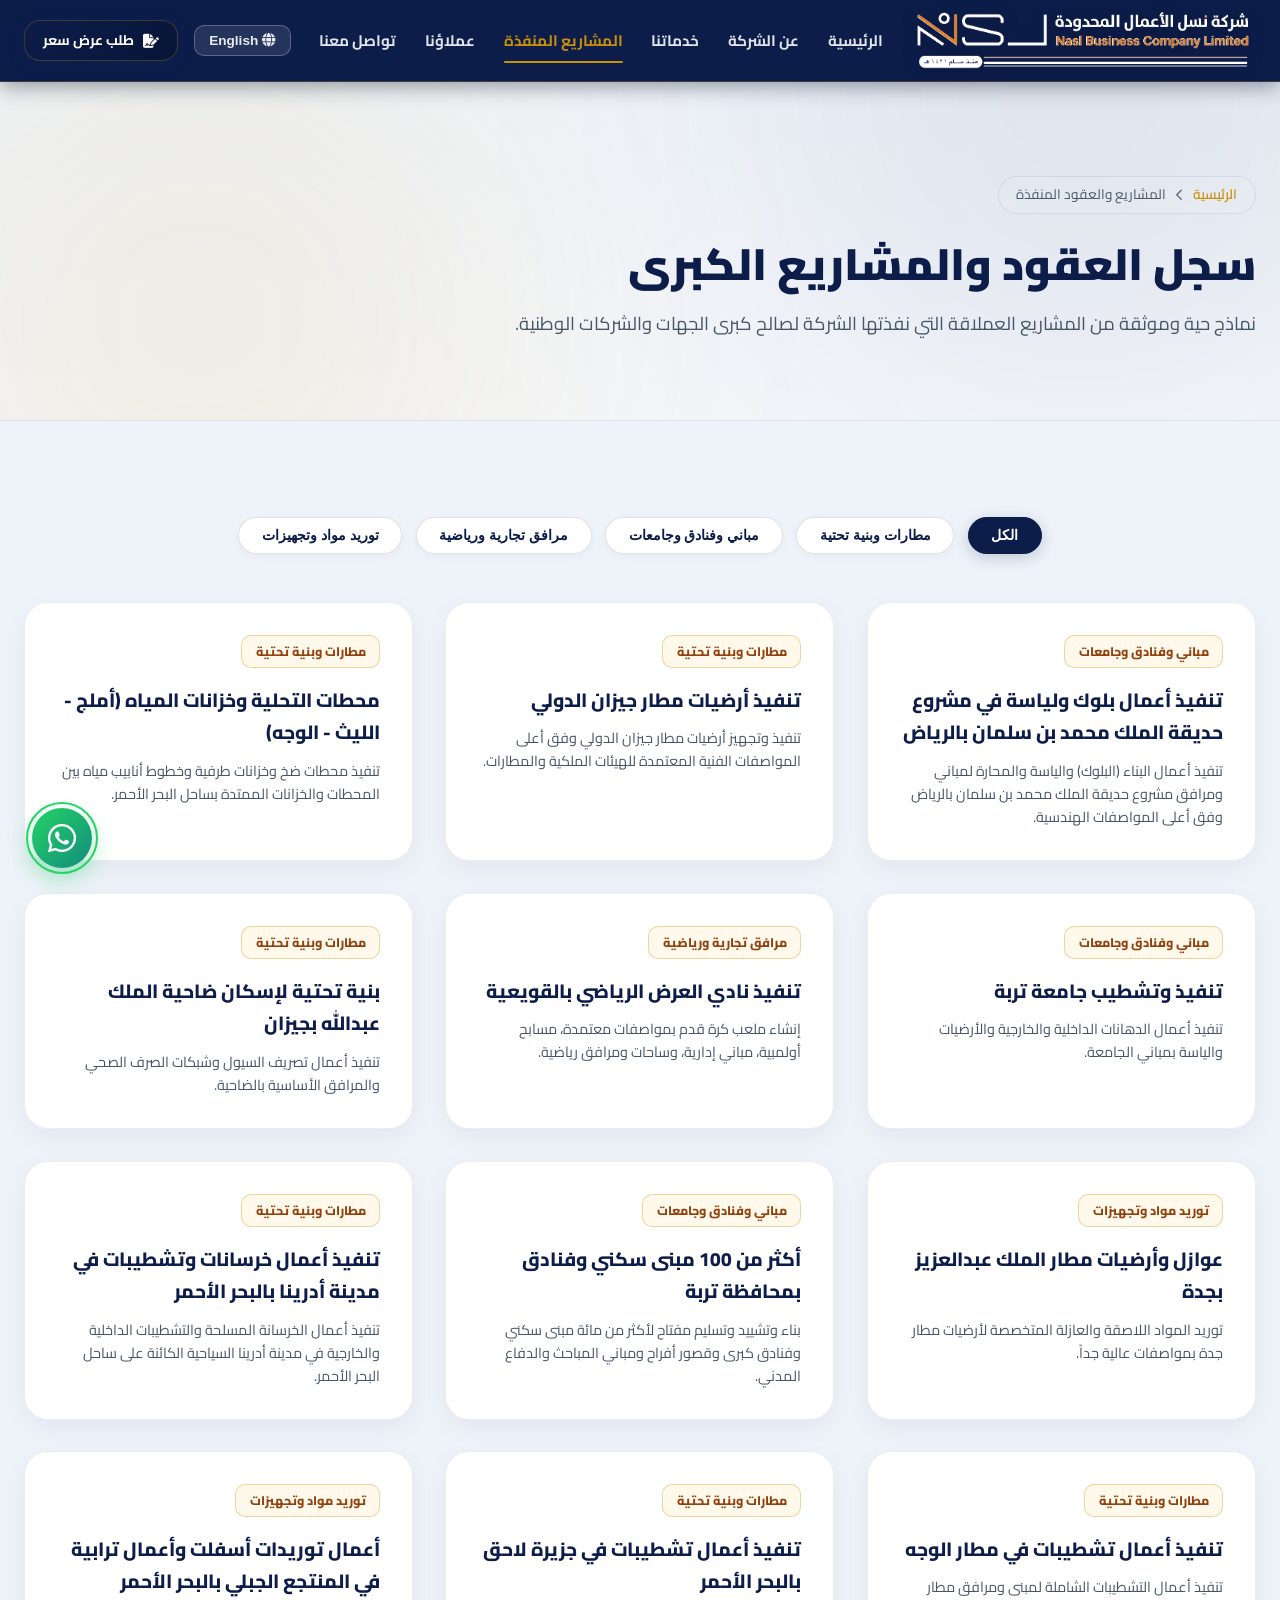
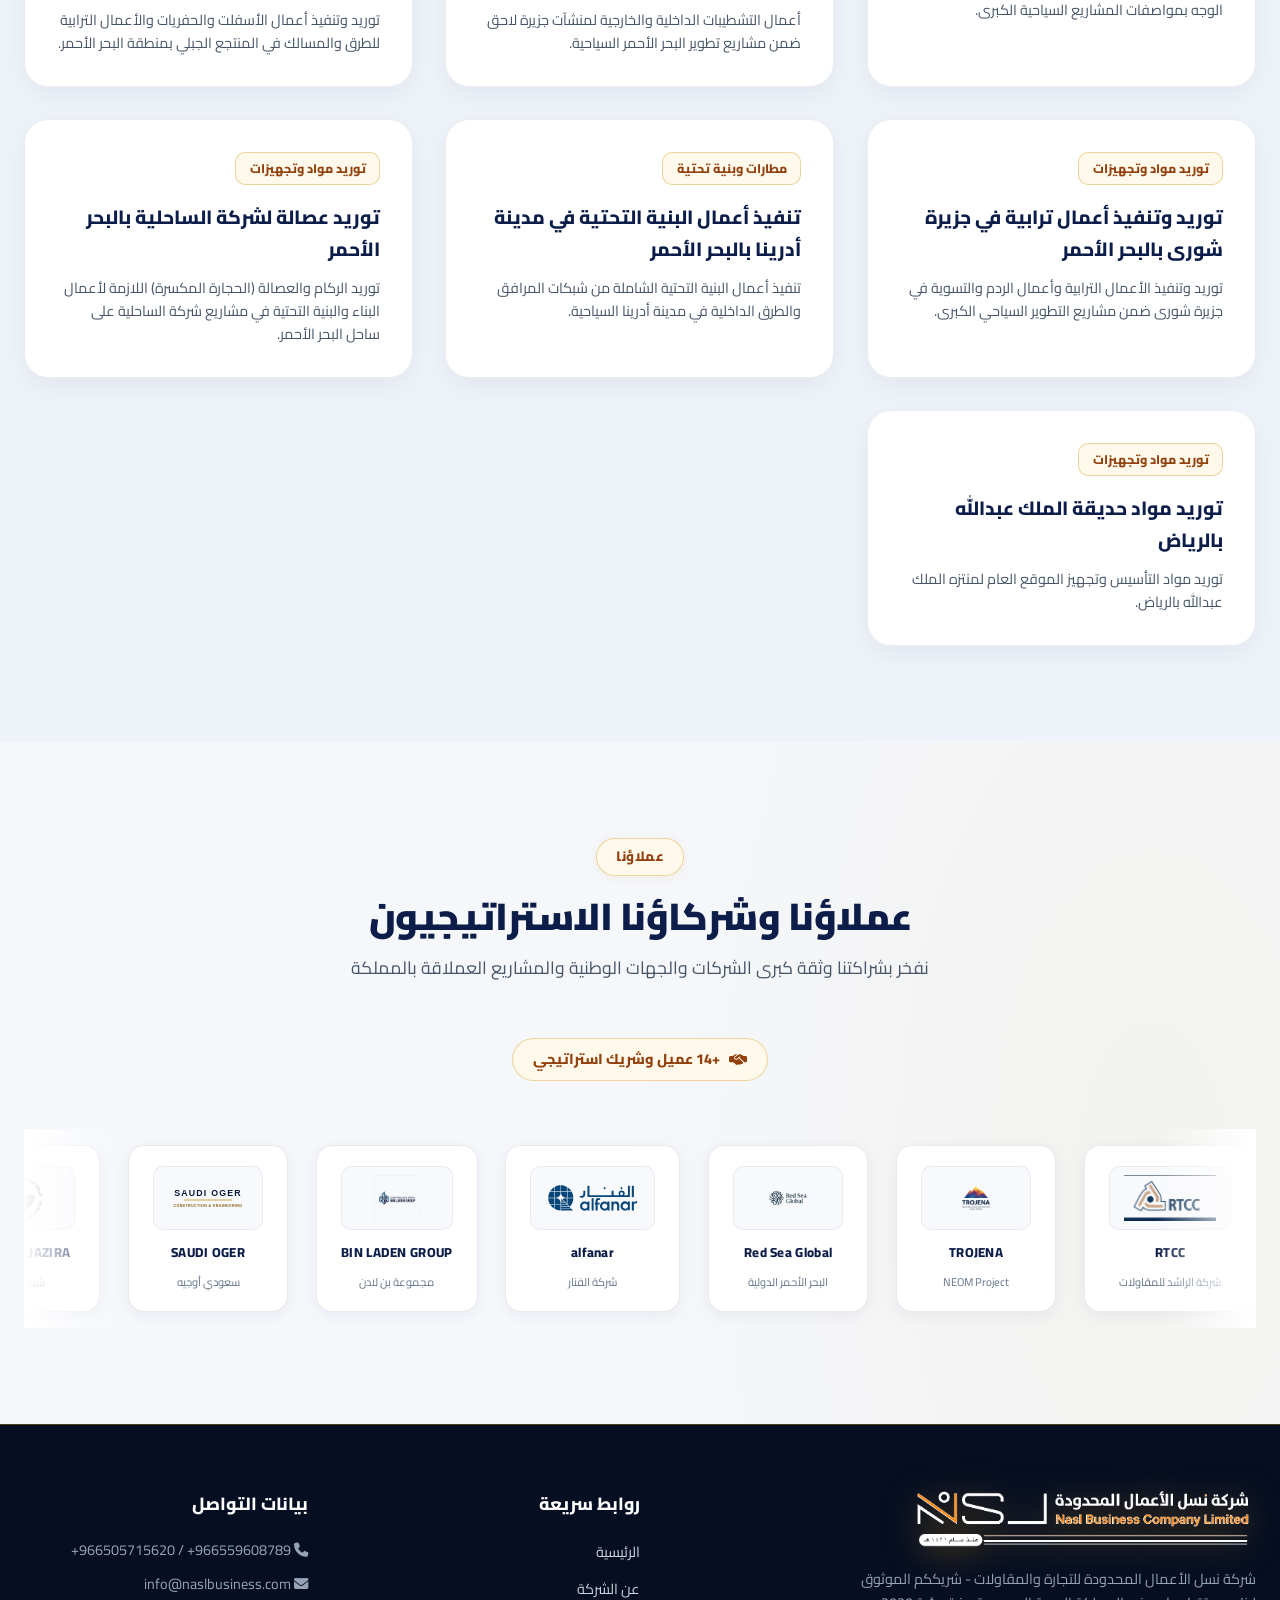
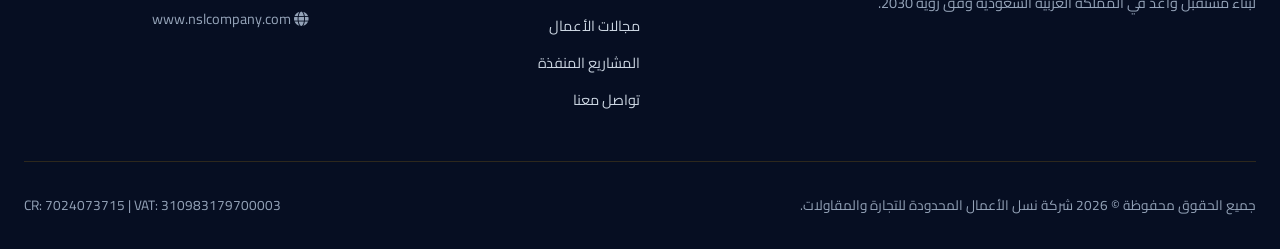
<file: projects.html>
﻿<!DOCTYPE html>
<html lang="ar" dir="rtl">
<head>
    <meta charset="UTF-8">
    <meta name="viewport" content="width=device-width, initial-scale=1.0">
    <title>المشاريع المنفذة والعقود | شركة نسل الأعمال المحدودة للتجارة والمقاولات</title>
    <meta name="description" content="استعرض سجل إنجازات ومشاريع شركة نسل الأعمال المحدودة: مطار جيزان الدولي، محطات التحلية، جامعة تربة، ونادي العرض الرياضي بالقويعية.">
    <meta name="keywords" content="سجل الأعمال, مشاريع السعودية, مطار جيزان, محطات التحلية, شركة نسل الأعمال">
    
    <!-- Google Fonts -->
    <link rel="preconnect" href="https://fonts.googleapis.com">
    <link rel="preconnect" href="https://fonts.gstatic.com" crossorigin>
    <link href="https://fonts.googleapis.com/css2?family=Cairo:wght@300;400;600;700;800;900&family=Outfit:wght@400;600;700;800&display=swap" rel="stylesheet">
    
    <!-- Custom CSS -->
    <link rel="stylesheet" href="styles.css?v=tagtop100">
    
    <!-- FontAwesome for Icons -->
    <link rel="stylesheet" href="https://cdnjs.cloudflare.com/ajax/libs/font-awesome/6.4.0/css/all.min.css">
</head>
<body>

    <!-- Header / Navigation Bar -->
    <header class="site-header" id="header">
        <div class="nav-backdrop" id="navBackdrop"></div>
        <div class="container nav-container">
            <a href="index.html" class="brand-logo" aria-label="شركة نسل الأعمال المحدودة">
                <img src="logo.png?v=4" alt="شركة نسل الأعمال المحدودة" class="site-logo-img">
            </a>

            <nav class="main-nav" id="mainNav">
                <div class="mobile-nav-header">
                    <div class="mobile-nav-brand">
                        <img src="logo.png?v=4" alt="نسل الأعمال" class="mobile-nav-logo">
                        <div class="mobile-brand-text">
                            <span class="mobile-brand-name">نسل الأعمال</span>
                            <span class="mobile-brand-sub">للتجارة والمقاولات</span>
                        </div>
                    </div>
                    <button class="mobile-nav-close" id="mobileNavClose" aria-label="Close Menu">
                        <i class="fa-solid fa-xmark"></i>
                    </button>
                </div>

                <ul>
                    <li><a href="index.html" class="nav-link"><span class="nav-text" data-ar="الرئيسية" data-en="Home">الرئيسية</span></a></li>
                    <li><a href="about.html" class="nav-link"><span class="nav-text" data-ar="عن الشركة" data-en="About Us">عن الشركة</span></a></li>
                    <li><a href="services.html" class="nav-link"><span class="nav-text" data-ar="خدماتنا" data-en="Services">خدماتنا</span></a></li>
                    <li><a href="projects.html" class="nav-link active"><span class="nav-text" data-ar="المشاريع المنفذة" data-en="Projects">المشاريع المنفذة</span></a></li>
                    <li><a href="index.html#partners" class="nav-link"><span class="nav-text" data-ar="عملاؤنا" data-en="Our Clients">عملاؤنا</span></a></li>
                    <li><a href="contact.html" class="nav-link"><span class="nav-text" data-ar="تواصل معنا" data-en="Contact Us">تواصل معنا</span></a></li>
                </ul>

                <div class="mobile-nav-footer">
                    <a href="contact.html" class="btn btn-gold btn-block btn-glow">
                        <i class="fa-solid fa-file-signature"></i> <span data-ar="طلب عرض سعر" data-en="Request Quote">طلب عرض سعر</span>
                    </a>
                    <div class="mobile-nav-contact">
                        <a href="https://api.whatsapp.com/send?phone=966505715620" target="_blank" rel="noopener noreferrer" dir="ltr">
                            <i class="fa-brands fa-whatsapp"></i> +966505715620
                        </a>
                    </div>
                </div>
            </nav>

            <div class="header-actions">
                <button class="lang-toggle-btn" id="langToggle" aria-label="Toggle Language">
                    <i class="fa-solid me-1 fa-globe"></i> <span id="langText">English</span>
                </button>
                <a href="contact.html" class="btn btn-primary btn-sm btn-glow header-quote-btn" data-ar="طلب عرض سعر" data-en="Request Quote">
                    <i class="fa-solid fa-file-signature"></i> <span>طلب عرض سعر</span>
                </a>
                <button class="mobile-toggle" id="mobileToggle" aria-label="Open Menu">
                    <i class="fa-solid fa-bars"></i>
                </button>
            </div>
        </div>
    </header>

    <!-- Subpage Hero Banner -->
    <section class="page-banner">
        <div class="page-banner-bg">
            <div class="page-banner-glow page-banner-glow-1"></div>
            <div class="page-banner-glow page-banner-glow-2"></div>
        </div>
        <div class="container page-banner-content">
            <div class="breadcrumb">
                <a href="index.html" data-ar="الرئيسية" data-en="Home">الرئيسية</a>
                <span class="breadcrumb-separator"><i class="fa-solid fa-chevron-left"></i></span>
                <span data-ar="المشاريع والعقود المنفذة" data-en="Executed Projects">المشاريع والعقود المنفذة</span>
            </div>
            <h1 class="page-title" data-ar="سجل العقود والمشاريع الكبرى" data-en="Major Contracts & Projects Track Record">
                سجل العقود والمشاريع الكبرى
            </h1>
            <p class="page-subtitle" data-ar="نماذج حية وموثقة من المشاريع العملاقة التي نفذتها الشركة لصالح كبرى الجهات والشركات الوطنية." data-en="A portfolio of delivered mega-contracts executed for premier Saudi developers and authorities.">
                نماذج حية وموثقة من المشاريع العملاقة التي نفذتها الشركة لصالح كبرى الجهات والشركات الوطنية.
            </p>
        </div>
    </section>

    <!-- Executed Projects Section -->
    <section class="projects-section section-padding dark-bg" id="projects">
        <div class="container">
            <!-- Filter Tabs -->
            <div class="project-filters">
                <button class="filter-btn active" data-filter="all" data-ar="الكل" data-en="All Projects">الكل</button>
                <button class="filter-btn" data-filter="infra" data-ar="مطارات وبنية تحتية" data-en="Airports & Infra">مطارات وبنية تحتية</button>
                <button class="filter-btn" data-filter="buildings" data-ar="مباني وفنادق وجامعات" data-en="Buildings & Universities">مباني وفنادق وجامعات</button>
                <button class="filter-btn" data-filter="commercial" data-ar="مرافق تجارية ورياضية" data-en="Commercial & Sports">مرافق تجارية ورياضية</button>
                <button class="filter-btn" data-filter="supply" data-ar="توريد مواد وتجهيزات" data-en="Materials & Supply">توريد مواد وتجهيزات</button>
            </div>

            <div class="projects-grid" id="projectsGrid">
                <!-- Project - King Mohammad bin Salman Park -->
                <div class="project-card" data-category="buildings">
                    <div class="project-tag-badge">مباني وفنادق وجامعات</div>
                    <h3 class="project-title" data-ar="تنفيذ أعمال بلوك ولياسة في مشروع حديقة الملك محمد بن سلمان بالرياض" data-en="Blockwork &amp; Plastering – King Mohammad bin Salman Park, Riyadh">تنفيذ أعمال بلوك ولياسة في مشروع حديقة الملك محمد بن سلمان بالرياض</h3>
                    <p class="project-desc" data-ar="تنفيذ أعمال البناء (البلوك) والياسة والمحارة لمباني ومرافق مشروع حديقة الملك محمد بن سلمان بالرياض وفق أعلى المواصفات الهندسية." data-en="Execution of high-quality blockwork and plastering/rendering for building facilities in King Mohammad bin Salman Park project, Riyadh.">تنفيذ أعمال البناء (البلوك) والياسة والمحارة لمباني ومرافق مشروع حديقة الملك محمد بن سلمان بالرياض وفق أعلى المواصفات الهندسية.</p>
                </div>

                <!-- Project 1 -->
                <div class="project-card" data-category="infra">
                    <div class="project-tag-badge">مطارات وبنية تحتية</div>
                    <h3 class="project-title" data-ar="تنفيذ أرضيات مطار جيزان الدولي" data-en="Jizan International Airport Flooring">تنفيذ أرضيات مطار جيزان الدولي</h3>
                    <p class="project-desc" data-ar="تنفيذ وتجهيز أرضيات مطار جيزان الدولي وفق أعلى المواصفات الفنية المعتمدة للهيئات الملكية والمطارات." data-en="Paving and finishing flooring for Jizan International Airport adhering to international aviation standards.">تنفيذ وتجهيز أرضيات مطار جيزان الدولي وفق أعلى المواصفات الفنية المعتمدة للهيئات الملكية والمطارات.</p>
                </div>

                <!-- Project 2 -->
                <div class="project-card" data-category="infra">
                    <div class="project-tag-badge">مطارات وبنية تحتية</div>
                    <h3 class="project-title" data-ar="محطات التحلية وخزانات المياه (أملج - الليث - الوجه)" data-en="Desalination Plants & Tanks (Umluj - Al-Laith - Al-Wajh)">محطات التحلية وخزانات المياه (أملج - الليث - الوجه)</h3>
                    <p class="project-desc" data-ar="تنفيذ محطات ضخ وخزانات طرفية وخطوط أنابيب مياه بين المحطات والخزانات الممتدة بساحل البحر الأحمر." data-en="Execution of desalination pump stations, storage tanks, and interconnected water transmission pipelines.">تنفيذ محطات ضخ وخزانات طرفية وخطوط أنابيب مياه بين المحطات والخزانات الممتدة بساحل البحر الأحمر.</p>
                </div>

                <!-- Project 3 -->
                <div class="project-card" data-category="buildings">
                    <div class="project-tag-badge">مباني وفنادق وجامعات</div>
                    <h3 class="project-title" data-ar="تنفيذ وتشطيب جامعة تربة" data-en="Turba University Finishing & Flooring">تنفيذ وتشطيب جامعة تربة</h3>
                    <p class="project-desc" data-ar="تنفيذ أعمال الدهانات الداخلية والخارجية والأرضيات والياسة بمباني الجامعة." data-en="Comprehensive finishing including specialized painting, epoxy flooring, and plastering for campus buildings.">تنفيذ أعمال الدهانات الداخلية والخارجية والأرضيات والياسة بمباني الجامعة.</p>
                </div>

                <!-- Project 4 -->
                <div class="project-card" data-category="commercial">
                    <div class="project-tag-badge">مرافق تجارية ورياضية</div>
                    <h3 class="project-title" data-ar="تنفيذ نادي العرض الرياضي بالقويعية" data-en="Al-Arda Sports Club Complex">تنفيذ نادي العرض الرياضي بالقويعية</h3>
                    <p class="project-desc" data-ar="إنشاء ملعب كرة قدم بمواصفات معتمدة، مسابح أولمبية، مباني إدارية، وساحات ومرافق رياضية." data-en="Construction of FIFA-standard football pitch, Olympic pools, administration headquarters, and surrounding facilities.">إنشاء ملعب كرة قدم بمواصفات معتمدة، مسابح أولمبية، مباني إدارية، وساحات ومرافق رياضية.</p>
                </div>

                <!-- Project 5 -->
                <div class="project-card" data-category="infra">
                    <div class="project-tag-badge">مطارات وبنية تحتية</div>
                    <h3 class="project-title" data-ar="بنية تحتية لإسكان ضاحية الملك عبدالله بجيزان" data-en="King Abdullah Suburb Infrastructure - Jizan">بنية تحتية لإسكان ضاحية الملك عبدالله بجيزان</h3>
                    <p class="project-desc" data-ar="تنفيذ أعمال تصريف السيول وشبكات الصرف الصحي والمرافق الأساسية بالضاحية." data-en="Execution of storm water channels, main sewage networks, and infrastructure utilities.">تنفيذ أعمال تصريف السيول وشبكات الصرف الصحي والمرافق الأساسية بالضاحية.</p>
                </div>

                <!-- Project 6 -->
                <div class="project-card" data-category="supply">
                    <div class="project-tag-badge">توريد مواد وتجهيزات</div>
                    <h3 class="project-title" data-ar="عوازل وأرضيات مطار الملك عبدالعزيز بجدة" data-en="Jeddah Airport Waterproofing & Flooring Supply">عوازل وأرضيات مطار الملك عبدالعزيز بجدة</h3>
                    <p class="project-desc" data-ar="توريد المواد اللاصقة والعازلة المتخصصة لأرضيات مطار جدة بمواصفات عالية جداً." data-en="Supplying high-grade adhesive bonding and insulation materials for airport concourses.">توريد المواد اللاصقة والعازلة المتخصصة لأرضيات مطار جدة بمواصفات عالية جداً.</p>
                </div>

                <!-- Project 7 -->
                <div class="project-card" data-category="buildings">
                    <div class="project-tag-badge">مباني وفنادق وجامعات</div>
                    <h3 class="project-title" data-ar="أكثر من 100 مبنى سكني وفنادق بمحافظة تربة" data-en="100+ Residential Buildings & Hotels">أكثر من 100 مبنى سكني وفنادق بمحافظة تربة</h3>
                    <p class="project-desc" data-ar="بناء وتشييد وتسليم مفتاح لأكثر من مائة مبنى سكني وفنادق كبرى وقصور أفراح ومباني المباحث والدفاع المدني." data-en="Turnkey execution of residential complexes, major hotels, wedding halls, and government civil defense buildings.">بناء وتشييد وتسليم مفتاح لأكثر من مائة مبنى سكني وفنادق كبرى وقصور أفراح ومباني المباحث والدفاع المدني.</p>
                </div>

                <!-- Project 9 -->
                <div class="project-card" data-category="infra">
                    <div class="project-tag-badge">مطارات وبنية تحتية</div>
                    <h3 class="project-title" data-ar="تنفيذ أعمال خرسانات وتشطيبات في مدينة أدرينا بالبحر الأحمر" data-en="Concrete &amp; Finishing Works – Adrina City, Red Sea">تنفيذ أعمال خرسانات وتشطيبات في مدينة أدرينا بالبحر الأحمر</h3>
                    <p class="project-desc" data-ar="تنفيذ أعمال الخرسانة المسلحة والتشطيبات الداخلية والخارجية في مدينة أدرينا السياحية الكائنة على ساحل البحر الأحمر." data-en="Reinforced concrete and full finishing works for Adrina coastal tourism city on the Red Sea.">تنفيذ أعمال الخرسانة المسلحة والتشطيبات الداخلية والخارجية في مدينة أدرينا السياحية الكائنة على ساحل البحر الأحمر.</p>
                </div>

                <!-- Project 10 -->
                <div class="project-card" data-category="infra">
                    <div class="project-tag-badge">مطارات وبنية تحتية</div>
                    <h3 class="project-title" data-ar="تنفيذ أعمال تشطيبات في مطار الوجه" data-en="Finishing Works – Al-Wajh Airport">تنفيذ أعمال تشطيبات في مطار الوجه</h3>
                    <p class="project-desc" data-ar="تنفيذ أعمال التشطيبات الشاملة لمبنى ومرافق مطار الوجه بمواصفات المشاريع السياحية الكبرى." data-en="Comprehensive finishing of Al-Wajh Airport terminals and facilities to Red Sea Global project standards.">تنفيذ أعمال التشطيبات الشاملة لمبنى ومرافق مطار الوجه بمواصفات المشاريع السياحية الكبرى.</p>
                </div>

                <!-- Project 11 -->
                <div class="project-card" data-category="infra">
                    <div class="project-tag-badge">مطارات وبنية تحتية</div>
                    <h3 class="project-title" data-ar="تنفيذ أعمال تشطيبات في جزيرة لاحق بالبحر الأحمر" data-en="Finishing Works – Lahiq Island, Red Sea">تنفيذ أعمال تشطيبات في جزيرة لاحق بالبحر الأحمر</h3>
                    <p class="project-desc" data-ar="أعمال التشطيبات الداخلية والخارجية لمنشآت جزيرة لاحق ضمن مشاريع تطوير البحر الأحمر السياحية." data-en="Interior and exterior finishing for Lahiq Island facilities within the Red Sea tourism development.">أعمال التشطيبات الداخلية والخارجية لمنشآت جزيرة لاحق ضمن مشاريع تطوير البحر الأحمر السياحية.</p>
                </div>

                <!-- Project 12 -->
                <div class="project-card" data-category="supply">
                    <div class="project-tag-badge">توريد مواد وتجهيزات</div>
                    <h3 class="project-title" data-ar="أعمال توريدات أسفلت وأعمال ترابية في المنتجع الجبلي بالبحر الأحمر" data-en="Asphalt &amp; Earthworks Supply – Red Sea Mountain Resort">أعمال توريدات أسفلت وأعمال ترابية في المنتجع الجبلي بالبحر الأحمر</h3>
                    <p class="project-desc" data-ar="توريد وتنفيذ أعمال الأسفلت والحفريات والأعمال الترابية للطرق والمسالك في المنتجع الجبلي بمنطقة البحر الأحمر." data-en="Supply and execution of asphalt, excavation, and earthworks for roads in the Red Sea Mountain Resort.">توريد وتنفيذ أعمال الأسفلت والحفريات والأعمال الترابية للطرق والمسالك في المنتجع الجبلي بمنطقة البحر الأحمر.</p>
                </div>

                <!-- Project 13 -->
                <div class="project-card" data-category="supply">
                    <div class="project-tag-badge">توريد مواد وتجهيزات</div>
                    <h3 class="project-title" data-ar="توريد وتنفيذ أعمال ترابية في جزيرة شورى بالبحر الأحمر" data-en="Earthworks Supply &amp; Execution – Shura Island, Red Sea">توريد وتنفيذ أعمال ترابية في جزيرة شورى بالبحر الأحمر</h3>
                    <p class="project-desc" data-ar="توريد وتنفيذ الأعمال الترابية وأعمال الردم والتسوية في جزيرة شورى ضمن مشاريع التطوير السياحي الكبرى." data-en="Supply and execution of earthwork, backfill, and leveling operations at Shura Island.">توريد وتنفيذ الأعمال الترابية وأعمال الردم والتسوية في جزيرة شورى ضمن مشاريع التطوير السياحي الكبرى.</p>
                </div>

                <!-- Project 14 -->
                <div class="project-card" data-category="infra">
                    <div class="project-tag-badge">مطارات وبنية تحتية</div>
                    <h3 class="project-title" data-ar="تنفيذ أعمال البنية التحتية في مدينة أدرينا بالبحر الأحمر" data-en="Infrastructure Works – Adrina City, Red Sea">تنفيذ أعمال البنية التحتية في مدينة أدرينا بالبحر الأحمر</h3>
                    <p class="project-desc" data-ar="تنفيذ أعمال البنية التحتية الشاملة من شبكات المرافق والطرق الداخلية في مدينة أدرينا السياحية." data-en="Full infrastructure execution including utilities networks and internal roads in Adrina City.">تنفيذ أعمال البنية التحتية الشاملة من شبكات المرافق والطرق الداخلية في مدينة أدرينا السياحية.</p>
                </div>

                <!-- Project 15 -->
                <div class="project-card" data-category="supply">
                    <div class="project-tag-badge">توريد مواد وتجهيزات</div>
                    <h3 class="project-title" data-ar="توريد عصالة لشركة الساحلية بالبحر الأحمر" data-en="Crushed Stone Supply – Al-Sahiliya Company, Red Sea">توريد عصالة لشركة الساحلية بالبحر الأحمر</h3>
                    <p class="project-desc" data-ar="توريد الركام والعصالة (الحجارة المكسرة) اللازمة لأعمال البناء والبنية التحتية في مشاريع شركة الساحلية على ساحل البحر الأحمر." data-en="Supply of aggregates and crushed stone for construction and infrastructure projects along the Red Sea coast.">توريد الركام والعصالة (الحجارة المكسرة) اللازمة لأعمال البناء والبنية التحتية في مشاريع شركة الساحلية على ساحل البحر الأحمر.</p>
                </div>

                <!-- Project 8 -->
                <div class="project-card" data-category="supply">
                    <div class="project-tag-badge">توريد مواد وتجهيزات</div>
                    <h3 class="project-title" data-ar="توريد مواد حديقة الملك عبدالله بالرياض" data-en="King Abdullah Park Site Materials Supply - Riyadh">توريد مواد حديقة الملك عبدالله بالرياض</h3>
                    <p class="project-desc" data-ar="توريد مواد التأسيس وتجهيز الموقع العام لمنتزه الملك عبدالله بالرياض." data-en="Sub-base material supply and civil site preparation for King Abdullah Park in Riyadh.">توريد مواد التأسيس وتجهيز الموقع العام لمنتزه الملك عبدالله بالرياض.</p>
                </div>
            </div>
        </div>
    </section>

    <!-- Strategic Partners Section -->
    <section class="partners-section section-padding" id="partners">
        <div class="container">
            <div class="section-header text-center">
                <div class="section-tag" data-ar="عملاؤنا" data-en="Our Clients">عملاؤنا</div>
                <h2 class="section-title" data-ar="عملاؤنا وشركاؤنا الاستراتيجيون" data-en="Our Clients & Strategic Partners">عملاؤنا وشركاؤنا الاستراتيجيون</h2>
                <p class="section-subtitle" data-ar="نفخر بشراكتنا وثقة كبرى الشركات والجهات الوطنية والمشاريع العملاقة بالمملكة" data-en="We take pride in our strong partnerships with Saudi Arabia's leading developers and contractors">نفخر بشراكتنا وثقة كبرى الشركات والجهات الوطنية والمشاريع العملاقة بالمملكة</p>
            </div>

            <div class="clients-count-badge">
                <i class="fa-solid fa-handshake-simple"></i>
                <span data-ar="+14 عميل وشريك استراتيجي" data-en="14+ Clients & Strategic Partners">+14 عميل وشريك استراتيجي</span>
            </div>

            <!-- Infinite Marquee Ticker -->
            <div class="partners-marquee-wrapper">
                <div class="partners-marquee-track" id="partnersMarqueeProjects">
                    <!-- === SET 1 (original) === -->
                    <!-- RTCC - Al Rashed Trading & Contracting -->
                    <div class="partner-card">
                        <div class="partner-logo-wrap">
                            <img src="logos/rtcc.png" alt="RTCC" class="partner-logo" onerror="this.outerHTML='<span class=\'partner-logo-abbr\'>RTCC</span>'">
                        </div>
                        <div class="partner-name">RTCC</div>
                        <div class="partner-sub">شركة الراشد للمقاولات</div>
                    </div>
                    <div class="partner-card">
                        <div class="partner-logo-wrap">
                            <img src="logos/trojena.png" alt="TROJENA" class="partner-logo" onerror="this.outerHTML='<span class=\'partner-logo-abbr\'>TROJENA</span>'">
                        </div>
                        <div class="partner-name">TROJENA</div>
                        <div class="partner-sub">NEOM Project</div>
                    </div>

                    <div class="partner-card">
                        <div class="partner-logo-wrap">
                            <img src="logos/red-sea-global.png" alt="Red Sea Global" class="partner-logo" onerror="this.outerHTML='<span class=\'partner-logo-abbr\'>Red Sea Global</span>'">
                        </div>
                        <div class="partner-name">Red Sea Global</div>
                        <div class="partner-sub">البحر الأحمر الدولية</div>
                    </div>
                    <div class="partner-card">
                        <div class="partner-logo-wrap">
                            <img src="logos/alfanar.svg" alt="alfanar" class="partner-logo" onerror="this.outerHTML='<span class=\'partner-logo-abbr\'>alfanar</span>'">
                        </div>
                        <div class="partner-name">alfanar</div>
                        <div class="partner-sub">شركة الفنار</div>
                    </div>
                    <div class="partner-card">
                        <div class="partner-logo-wrap">
                            <img src="logos/bin-laden.png" alt="BIN LADEN GROUP" class="partner-logo" onerror="this.outerHTML='<span class=\'partner-logo-abbr\'>BIN LADEN GROUP</span>'">
                        </div>
                        <div class="partner-name">BIN LADEN GROUP</div>
                        <div class="partner-sub">مجموعة بن لادن</div>
                    </div>
                    <div class="partner-card">
                        <div class="partner-logo-wrap">
                            <img src="logos/saudi-oger.svg" alt="SAUDI OGER" class="partner-logo" onerror="this.outerHTML='<span class=\'partner-logo-abbr\'>SAUDI OGER</span>'">
                        </div>
                        <div class="partner-name">SAUDI OGER</div>
                        <div class="partner-sub">سعودي أوجيه</div>
                    </div>
                    <div class="partner-card">
                        <div class="partner-logo-wrap">
                            <img src="logos/shibh-al-jazira.png" alt="SHIBH AL JAZIRA" class="partner-logo" onerror="this.outerHTML='<span class=\'partner-logo-abbr\'>SAJCO</span>'">
                        </div>
                        <div class="partner-name">SHIBH AL JAZIRA</div>
                        <div class="partner-sub">شبه الجزيرة</div>
                    </div>
                    <div class="partner-card">
                        <div class="partner-logo-wrap">
                            <img src="logos/national-paints.png" alt="NATIONAL PAINTS" class="partner-logo" onerror="this.outerHTML='<span class=\'partner-logo-abbr\'>NATIONAL PAINTS</span>'">
                        </div>
                        <div class="partner-name">NATIONAL PAINTS</div>
                        <div class="partner-sub">دهانات الوطنية</div>
                    </div>
                    <div class="partner-card">
                        <div class="partner-logo-wrap">
                            <img src="logos/salco.svg" alt="SALCO" class="partner-logo" onerror="this.outerHTML='<span class=\'partner-logo-abbr\'>SALCO</span>'">
                        </div>
                        <div class="partner-name">SALCO</div>
                        <div class="partner-sub">شركة سالكو</div>
                    </div>
                    <div class="partner-card">
                        <div class="partner-logo-wrap">
                            <img src="logos/chec.png" alt="CHEC CHINA" class="partner-logo" onerror="this.outerHTML='<span class=\'partner-logo-abbr\'>CHEC</span>'">
                        </div>
                        <div class="partner-name">CHEC CHINA</div>
                        <div class="partner-sub">الشركة الصينية</div>
                    </div>
                    <div class="partner-card">
                        <div class="partner-logo-wrap">
                            <img src="logos/batco.png" alt="BATCO GROUP" class="partner-logo" onerror="this.outerHTML='<span class=\'partner-logo-abbr\'>BATCO</span>'">
                        </div>
                        <div class="partner-name">BATCO GROUP</div>
                        <div class="partner-sub">مجموعة باتكو</div>
                    </div>
                    <div class="partner-card">
                        <div class="partner-logo-wrap">
                            <img src="logos/first-fix.svg" alt="FIRST FIX" class="partner-logo" onerror="this.outerHTML='<span class=\'partner-logo-abbr\'>FIRST FIX</span>'">
                        </div>
                        <div class="partner-name">FIRST FIX</div>
                        <div class="partner-sub">فرست فكس</div>
                    </div>
                    <div class="partner-card">
                        <div class="partner-logo-wrap">
                            <img src="logos/al-mulhem.png" alt="AL MULHEM" class="partner-logo" onerror="this.outerHTML='<span class=\'partner-logo-abbr\'>AL MULHEM</span>'">
                        </div>
                        <div class="partner-name">AL MULHEM</div>
                        <div class="partner-sub">شركة الملحم</div>
                    </div>

                    <!-- === SET 2 (duplicate for seamless infinite loop) === -->
                    <!-- RTCC - Al Rashed Trading & Contracting -->
                    <div class="partner-card">
                        <div class="partner-logo-wrap">
                            <img src="logos/rtcc.png" alt="RTCC" class="partner-logo" onerror="this.outerHTML='<span class=\'partner-logo-abbr\'>RTCC</span>'">
                        </div>
                        <div class="partner-name">RTCC</div>
                        <div class="partner-sub">شركة الراشد للمقاولات</div>
                    </div>
                    <div class="partner-card">
                        <div class="partner-logo-wrap">
                            <img src="logos/trojena.png" alt="TROJENA" class="partner-logo" onerror="this.outerHTML='<span class=\'partner-logo-abbr\'>TROJENA</span>'">
                        </div>
                        <div class="partner-name">TROJENA</div>
                        <div class="partner-sub">NEOM Project</div>
                    </div>

                    <div class="partner-card">
                        <div class="partner-logo-wrap">
                            <img src="logos/red-sea-global.png" alt="Red Sea Global" class="partner-logo" onerror="this.outerHTML='<span class=\'partner-logo-abbr\'>Red Sea Global</span>'">
                        </div>
                        <div class="partner-name">Red Sea Global</div>
                        <div class="partner-sub">البحر الأحمر الدولية</div>
                    </div>
                    <div class="partner-card">
                        <div class="partner-logo-wrap">
                            <img src="logos/alfanar.svg" alt="alfanar" class="partner-logo" onerror="this.outerHTML='<span class=\'partner-logo-abbr\'>alfanar</span>'">
                        </div>
                        <div class="partner-name">alfanar</div>
                        <div class="partner-sub">شركة الفنار</div>
                    </div>
                    <div class="partner-card">
                        <div class="partner-logo-wrap">
                            <img src="logos/bin-laden.png" alt="BIN LADEN GROUP" class="partner-logo" onerror="this.outerHTML='<span class=\'partner-logo-abbr\'>BIN LADEN GROUP</span>'">
                        </div>
                        <div class="partner-name">BIN LADEN GROUP</div>
                        <div class="partner-sub">مجموعة بن لادن</div>
                    </div>
                    <div class="partner-card">
                        <div class="partner-logo-wrap">
                            <img src="logos/saudi-oger.svg" alt="SAUDI OGER" class="partner-logo" onerror="this.outerHTML='<span class=\'partner-logo-abbr\'>SAUDI OGER</span>'">
                        </div>
                        <div class="partner-name">SAUDI OGER</div>
                        <div class="partner-sub">سعودي أوجيه</div>
                    </div>
                    <div class="partner-card">
                        <div class="partner-logo-wrap">
                            <img src="logos/shibh-al-jazira.png" alt="SHIBH AL JAZIRA" class="partner-logo" onerror="this.outerHTML='<span class=\'partner-logo-abbr\'>SAJCO</span>'">
                        </div>
                        <div class="partner-name">SHIBH AL JAZIRA</div>
                        <div class="partner-sub">شبه الجزيرة</div>
                    </div>
                    <div class="partner-card">
                        <div class="partner-logo-wrap">
                            <img src="logos/national-paints.png" alt="NATIONAL PAINTS" class="partner-logo" onerror="this.outerHTML='<span class=\'partner-logo-abbr\'>NATIONAL PAINTS</span>'">
                        </div>
                        <div class="partner-name">NATIONAL PAINTS</div>
                        <div class="partner-sub">دهانات الوطنية</div>
                    </div>
                    <div class="partner-card">
                        <div class="partner-logo-wrap">
                            <img src="logos/salco.svg" alt="SALCO" class="partner-logo" onerror="this.outerHTML='<span class=\'partner-logo-abbr\'>SALCO</span>'">
                        </div>
                        <div class="partner-name">SALCO</div>
                        <div class="partner-sub">شركة سالكو</div>
                    </div>
                    <div class="partner-card">
                        <div class="partner-logo-wrap">
                            <img src="logos/chec.png" alt="CHEC CHINA" class="partner-logo" onerror="this.outerHTML='<span class=\'partner-logo-abbr\'>CHEC</span>'">
                        </div>
                        <div class="partner-name">CHEC CHINA</div>
                        <div class="partner-sub">الشركة الصينية</div>
                    </div>
                    <div class="partner-card">
                        <div class="partner-logo-wrap">
                            <img src="logos/batco.png" alt="BATCO GROUP" class="partner-logo" onerror="this.outerHTML='<span class=\'partner-logo-abbr\'>BATCO</span>'">
                        </div>
                        <div class="partner-name">BATCO GROUP</div>
                        <div class="partner-sub">مجموعة باتكو</div>
                    </div>
                    <div class="partner-card">
                        <div class="partner-logo-wrap">
                            <img src="logos/first-fix.svg" alt="FIRST FIX" class="partner-logo" onerror="this.outerHTML='<span class=\'partner-logo-abbr\'>FIRST FIX</span>'">
                        </div>
                        <div class="partner-name">FIRST FIX</div>
                        <div class="partner-sub">فرست فكس</div>
                    </div>
                    <div class="partner-card">
                        <div class="partner-logo-wrap">
                            <img src="logos/al-mulhem.png" alt="AL MULHEM" class="partner-logo" onerror="this.outerHTML='<span class=\'partner-logo-abbr\'>AL MULHEM</span>'">
                        </div>
                        <div class="partner-name">AL MULHEM</div>
                        <div class="partner-sub">شركة الملحم</div>
                    </div>
                </div>
            </div>
        </div>
    </section>


    <!-- Footer -->
    <footer class="site-footer">
        <div class="container">
            <div class="footer-top">
                <div class="footer-brand">
                    <a href="index.html" class="brand-logo mb-3" aria-label="شركة نسل الأعمال المحدودة">
                        <img src="logo.png?v=4" alt="شركة نسل الأعمال المحدودة" class="site-logo-img">
                    </a>
                    <p class="footer-desc" data-ar="شركة نسل الأعمال المحدودة للتجارة والمقاولات - شريككم الموثوق لبناء مستقبل واعد في المملكة العربية السعودية وفق رؤية 2030." data-en="NASL Business Company Ltd - Your trusted partner in building Saudi Arabia's future under Vision 2030.">
                        شركة نسل الأعمال المحدودة للتجارة والمقاولات - شريككم الموثوق لبناء مستقبل واعد في المملكة العربية السعودية وفق رؤية 2030.
                    </p>
                </div>

                <div class="footer-links">
                    <h4 data-ar="روابط سريعة" data-en="Quick Links">روابط سريعة</h4>
                    <ul>
                        <li><a href="index.html" data-ar="الرئيسية" data-en="Home">الرئيسية</a></li>
                        <li><a href="about.html" data-ar="عن الشركة" data-en="About Us">عن الشركة</a></li>
                        <li><a href="services.html" data-ar="مجالات الأعمال" data-en="Services">مجالات الأعمال</a></li>

                        <li><a href="projects.html" data-ar="المشاريع المنفذة" data-en="Projects">المشاريع المنفذة</a></li>
                        <li><a href="contact.html" data-ar="تواصل معنا" data-en="Contact Us">تواصل معنا</a></li>
                    </ul>
                </div>

                <div class="footer-contact">
                    <h4 data-ar="بيانات التواصل" data-en="Contact Detail">بيانات التواصل</h4>
                    <p><i class="fa-solid fa-phone me-2"></i> <a href="https://api.whatsapp.com/send?phone=966559608789" dir="ltr" target="_blank" rel="noopener noreferrer" style="color: inherit; text-decoration: none;">+966559608789</a> / <a href="https://api.whatsapp.com/send?phone=966505715620" dir="ltr" target="_blank" rel="noopener noreferrer" style="color: inherit; text-decoration: none;">+966505715620</a></p>
                    <p><i class="fa-solid fa-envelope me-2"></i> info@naslbusiness.com</p>
                    <p><i class="fa-solid fa-globe me-2"></i> www.nslcompany.com</p>
                </div>
            </div>

            <div class="footer-bottom">
                <p data-ar="جميع الحقوق محفوظة © 2026 شركة نسل الأعمال المحدودة للتجارة والمقاولات." data-en="All Rights Reserved © 2026 NASL Business Company for Trading & Contracting Ltd.">
                    جميع الحقوق محفوظة © 2026 شركة نسل الأعمال المحدودة للتجارة والمقاولات.
                </p>
                <div class="footer-legal">
                    <span>CR: 7024073715</span> | <span>VAT: 310983179700003</span>
                </div>
            </div>
        </div>
    </footer>

    <!-- Service Detail Modal -->
    <div class="modal-backdrop" id="serviceModal">
        <div class="modal-box">
            <button class="modal-close" onclick="closeServiceModal()"><i class="fa-solid fa-xmark"></i></button>
            <div class="modal-body" id="modalBody"></div>
        </div>
    </div>

    <!-- Floating WhatsApp Direct Chat Button -->
    <div class="whatsapp-float-container">
        <div class="whatsapp-tooltip" data-ar="تواصل مباشر مع الإدارة عبر الواتساب" data-en="Chat Direct with Us on WhatsApp">تواصل مباشر مع الإدارة عبر الواتساب</div>
        <a href="https://api.whatsapp.com/send?phone=966559608789&text=%D9%85%D8%B1%D8%AD%D8%A8%D8%A7%D9%8B%20%D8%B4%D8%B1%D9%83%D8%A9%20%D9%86%D8%B3%D9%84%20%D8%A7%D9%84%D8%A3%D8%B9%D9%85%D8%A7%D9%84%D8%8C%20%D8%A3%D9%88%D8%AF%20%D8%A7%D9%84%D8%A7%D8%B3%D8%AA%D9%81%D8%B3%D8%A7%D8%B1%20%D8%B9%D9%86%20%D8%AE%D8%AF%D9%85%D8%A7%D8%AA%D9%83%D9%85" target="_blank" rel="noopener noreferrer" class="whatsapp-float-btn" aria-label="WhatsApp Chat">
            <i class="fa-brands fa-whatsapp"></i>
            <span class="whatsapp-pulse-ring"></span>
        </a>
    </div>

    <!-- Custom JS -->
    <script src="script.js?v=light19"></script>
</body>
</html>
</file>
<file: styles.css>
/* ==========================================================================
   NASL BUSINESS COMPANY - PREMIUM LIGHT DESIGN SYSTEM & STYLESHEET
   Color System: Extracted from Official Logo (Royal Navy, Amber Gold, Pearl White)
   ========================================================================== */

/* --- CSS Variables / Official Logo Color System (Light Theme) --- */
:root {
    /* === BACKGROUNDS — Pearl & Snow Light Atmosphere === */
    --bg-dark: #f5f7fb;                 /* Main page body background */
    --bg-dark-secondary: #ffffff;       /* Pure White section background */
    --bg-dark-card: #ffffff;            /* Crisp White cards */
    --bg-light: #ffffff;
    --bg-light-card: #ffffff;
    --bg-accent-section: #eef3f9;       /* Soft Royal Ice Navy section bg */

    /* === PRIMARY NAVY — Royal Deep Navy from Logo === */
    --primary-navy: #0c1d4a;            /* Deep Royal Navy */
    --primary-navy-hover: #142a66;
    --primary-navy-glow: rgba(12, 29, 74, 0.15);

    /* === LOGO GOLD SYSTEM — Warm Amber-Bronze (exact logo tones) === */
    --accent-gold: #c8900a;             /* Primary logo gold */
    --accent-gold-light: #e5a40c;       /* Bright gold highlight */
    --accent-gold-hover: #b37e06;       /* Mid hover gold */
    --accent-gold-dark: #8a5e04;        /* Deep bronze */
    --accent-gold-glow: rgba(200, 144, 10, 0.25);
    --gold-badge-bg: #fff9eb;           /* Light gold tint for badges */
    --gold-badge-border: rgba(200, 144, 10, 0.35);
    --gold-badge-text: #92400e;         /* High-contrast amber text */
    --gold-gradient: linear-gradient(135deg, #f5c038 0%, #c8900a 50%, #8a5e04 100%);
    --gold-metallic-border: linear-gradient(135deg, rgba(229,164,12,0.4), rgba(200,144,10,0.18), rgba(138,94,4,0.4));
    --gold-shimmer: linear-gradient(90deg, transparent 0%, rgba(200,144,10,0.15) 50%, transparent 100%);

    /* === SILVER & ICE ACCENT === */
    --silver: #64748b;
    --silver-light: #f1f5f9;

    /* === TEXT SYSTEM — High Contrast Light Mode === */
    --text-primary: #091736;            /* Deep Crisp Royal Navy */
    --text-secondary: #475569;          /* Readable Slate Navy */
    --text-muted: #64748b;            /* Soft Muted Grey */
    --text-dark: #071126;

    /* === BORDERS === */
    --border-glass: rgba(12, 29, 74, 0.08);
    --border-gold: rgba(200, 144, 10, 0.28);
    --border-silver: rgba(226, 232, 240, 0.8);

    /* === FONTS === */
    --font-ar: 'Cairo', sans-serif;
    --font-en: 'Outfit', sans-serif;

    /* === RADIUS === */
    --radius-sm: 10px;
    --radius-md: 16px;
    --radius-lg: 24px;
    --radius-full: 9999px;

    /* === SHADOWS — Light Mode Luxury Shadows === */
    --shadow-card: 0 10px 30px -5px rgba(12, 29, 74, 0.08), 0 4px 12px -2px rgba(12, 29, 74, 0.04);
    --shadow-hover: 0 20px 40px -10px rgba(12, 29, 74, 0.15), 0 0 20px rgba(200, 144, 10, 0.2);
    --shadow-glow: 0 8px 30px rgba(200, 144, 10, 0.25);
    --shadow-logo: 0 4px 20px rgba(12, 29, 74, 0.12);

    /* === TRANSITION === */
    --transition: all 0.4s cubic-bezier(0.16, 1, 0.3, 1);
}

/* --- Global Reset & General Styles --- */
*, *::before, *::after {
    box-sizing: border-box;
    margin: 0;
    padding: 0;
}

html {
    scroll-behavior: smooth;
    font-size: 16px;
}

body {
    font-family: var(--font-ar);
    background-color: var(--bg-dark);
    background-image: 
        radial-gradient(ellipse 90% 60% at 50% -10%, rgba(12, 29, 74, 0.04) 0%, transparent 70%),
        radial-gradient(ellipse 70% 50% at 90% 80%, rgba(200, 144, 10, 0.05) 0%, transparent 60%);
    color: var(--text-primary);
    line-height: 1.7;
    overflow-x: hidden;
    direction: rtl;
}

/* English Mode */
body.lang-en {
    direction: ltr;
    font-family: var(--font-en);
}

a {
    color: inherit;
    text-decoration: none;
    transition: var(--transition);
}

ul {
    list-style: none;
}

img {
    max-width: 100%;
    height: auto;
    display: block;
}

/* Layout Container */
.container {
    width: 100%;
    max-width: 1280px;
    margin: 0 auto;
    padding: 0 1.5rem;
}

.section-padding {
    padding: 6rem 0;
}

.dark-bg {
    background-color: #eef3f9;
    position: relative;
}

/* Ensure section titles and subtitles inside .dark-bg use high-contrast navy/slate */
.dark-bg .section-title.light {
    color: var(--primary-navy);
}

.dark-bg .section-subtitle.light {
    color: var(--text-secondary);
}

/* Lighter accent section (for vvm section) */
.vvm-section.dark-bg {
    background-color: #eef3f9;
}

/* Certs section light background */
.certs-section.dark-bg {
    background-color: #eef3f9;
}

/* --- Section Headers --- */
.section-header {
    margin-bottom: 3.5rem;
}

.section-tag {
    display: inline-block;
    padding: 0.4rem 1.2rem;
    background: var(--gold-badge-bg);
    border: 1px solid var(--gold-badge-border);
    color: var(--gold-badge-text);
    border-radius: var(--radius-full);
    font-size: 0.85rem;
    font-weight: 800;
    margin-bottom: 1rem;
    letter-spacing: 0.5px;
    box-shadow: 0 2px 10px rgba(200, 144, 10, 0.1);
}

.section-title {
    font-size: clamp(1.5rem, 3.2vw + 0.5rem, 2.35rem);
    font-weight: 900;
    color: var(--primary-navy);
    margin-bottom: 0.75rem;
    line-height: 1.3;
    letter-spacing: -0.5px;
}

.section-title.light {
    color: var(--primary-navy);
}

.section-subtitle {
    font-size: 1.1rem;
    color: var(--text-secondary);
    max-width: 700px;
    margin: 0 auto;
}

.section-subtitle.light {
    color: var(--text-secondary);
}

/* VVM section overrides (light-toned background) */
.vvm-section .section-title.light {
    color: var(--primary-navy);
}

.vvm-section .section-subtitle.light {
    color: var(--text-secondary);
}

.text-center {
    text-align: center;
}

.grid-2-col {
    display: grid;
    grid-template-columns: 1fr 1fr;
    gap: 3.5rem;
    align-items: center;
}

/* --- Buttons System --- */
.btn {
    display: inline-flex;
    align-items: center;
    justify-content: center;
    gap: 0.6rem;
    padding: 0.85rem 1.8rem;
    font-size: 1rem;
    font-weight: 700;
    border-radius: var(--radius-md);
    cursor: pointer;
    border: none;
    outline: none;
    transition: var(--transition);
}

.btn-sm {
    padding: 0.5rem 1.1rem;
    font-size: 0.875rem;
}

.btn-lg {
    padding: 1.1rem 2.2rem;
    font-size: 1.1rem;
}

.btn-block {
    width: 100%;
}

.btn-primary {
    background: linear-gradient(135deg, var(--primary-navy), #081538);
    color: #ffffff;
    border: 1px solid var(--border-gold);
    box-shadow: 0 4px 15px rgba(14, 34, 84, 0.4);
}

.btn-primary:hover {
    background: linear-gradient(135deg, var(--primary-navy-hover), var(--primary-navy));
    transform: translateY(-2px);
    box-shadow: 0 10px 25px var(--accent-gold-glow);
    border-color: var(--accent-gold);
}

.btn-gold {
    background: var(--gold-gradient);
    color: #050a17;
    font-weight: 800;
    box-shadow: 0 4px 20px var(--accent-gold-glow);
}

.btn-gold:hover {
    background: linear-gradient(135deg, #fef3c0 0%, #f5d060 40%, #c8900a 100%);
    transform: translateY(-2px);
    box-shadow: 0 12px 30px rgba(200, 144, 10, 0.5);
    color: #07090f;
}

.btn-outline {
    background: transparent;
    color: var(--primary-navy);
    border: 2px solid var(--primary-navy);
    backdrop-filter: blur(10px);
}

.btn-outline:hover {
    border-color: var(--accent-gold);
    color: var(--accent-gold);
    background: rgba(200, 144, 10, 0.08);
    box-shadow: 0 0 22px rgba(200, 144, 10, 0.2);
}

.btn-glow {
    position: relative;
    overflow: hidden;
}

.btn-glow::after {
    content: '';
    position: absolute;
    top: -2px;
    left: -2px;
    right: -2px;
    bottom: -2px;
    border-radius: inherit;
    background: linear-gradient(45deg, var(--accent-gold), transparent, var(--primary-navy));
    z-index: -1;
    opacity: 0;
    transition: var(--transition);
}

.btn-glow:hover::after {
    opacity: 1;
}

/* --- Header / Navbar --- */
.site-header {
    position: fixed;
    top: 0;
    left: 0;
    width: 100%;
    z-index: 1000;
    padding: 0.6rem 0;
    transition: var(--transition);
    background: var(--primary-navy);
    border-bottom: 1px solid rgba(200, 144, 10, 0.25);
    box-shadow: 0 4px 20px rgba(6, 14, 34, 0.4);
}

.site-header.scrolled {
    padding: 0.4rem 0;
    background: rgba(8, 18, 50, 0.98);
    box-shadow: 0 6px 25px rgba(6, 14, 34, 0.5), 0 1px 0 rgba(200, 144, 10, 0.3);
}

.nav-container {
    display: flex;
    align-items: center;
    justify-content: space-between;
}

.brand-logo {
    display: flex;
    align-items: center;
    gap: 0.85rem;
    position: relative;
}

/* Logo — Full size on dark navy header */
.site-logo-img {
    height: 62px;
    width: auto;
    object-fit: contain;
    background: transparent;
    padding: 0;
    border-radius: 0;
    border: none;
    box-shadow: none;
    filter: drop-shadow(0 2px 8px rgba(0, 0, 0, 0.3));
    transition: all 0.4s cubic-bezier(0.16, 1, 0.3, 1);
    cursor: pointer;
}

.site-logo-img:hover {
    transform: translateY(-2px) scale(1.03);
    filter: drop-shadow(0 4px 16px rgba(200, 144, 10, 0.6));
}

.logo-badge {
    width: 44px;
    height: 44px;
    background: var(--gold-gradient);
    border-radius: var(--radius-sm);
    display: flex;
    align-items: center;
    justify-content: center;
    font-weight: 900;
    color: #ffffff;
    font-size: 1.15rem;
    letter-spacing: -0.5px;
    box-shadow: 0 4px 15px rgba(200, 144, 10, 0.3);
}

.brand-text {
    display: flex;
    flex-direction: column;
}

.brand-title {
    font-size: 1.25rem;
    font-weight: 800;
    color: var(--primary-navy);
    line-height: 1.1;
    letter-spacing: 0.5px;
}

.brand-sub {
    font-size: 0.72rem;
    color: var(--accent-gold);
    font-weight: 700;
    letter-spacing: 0.5px;
}

.mobile-nav-header,
.mobile-nav-footer {
    display: none;
}

.nav-icon,
.nav-link i,
.main-nav i.nav-icon {
    display: none !important;
    visibility: hidden !important;
    width: 0 !important;
    height: 0 !important;
    margin: 0 !important;
    padding: 0 !important;
    opacity: 0 !important;
    pointer-events: none !important;
}

.main-nav ul {
    display: flex;
    align-items: center;
    gap: 1.8rem;
}

.nav-link {
    font-size: 0.95rem;
    font-weight: 700;
    color: rgba(255, 255, 255, 0.88);
    position: relative;
    padding: 0.5rem 0;
    transition: color 0.3s ease;
}

.nav-link:hover, .nav-link.active {
    color: var(--accent-gold);
}

.nav-link::after {
    content: '';
    position: absolute;
    bottom: 0;
    left: 0;
    width: 0;
    height: 2px;
    border-radius: 2px;
    background: var(--accent-gold);
    transition: width 0.35s ease;
}

.nav-link:hover::after, .nav-link.active::after {
    width: 100%;
}

.header-actions {
    display: flex;
    align-items: center;
    gap: 1rem;
}

.lang-toggle-btn {
    background: rgba(255, 255, 255, 0.1);
    border: 1px solid rgba(255, 255, 255, 0.25);
    color: rgba(255, 255, 255, 0.9);
    padding: 0.45rem 0.9rem;
    border-radius: var(--radius-sm);
    cursor: pointer;
    font-size: 0.85rem;
    font-weight: 700;
    transition: var(--transition);
}

.lang-toggle-btn:hover {
    border-color: var(--accent-gold);
    color: var(--accent-gold);
    background: rgba(200, 144, 10, 0.15);
}

.mobile-toggle {
    display: none;
    background: transparent;
    border: none;
    color: rgba(255, 255, 255, 0.9);
    font-size: 1.5rem;
    cursor: pointer;
}

/* --- Hero Section --- */
.hero-section {
    position: relative;
    padding: 10rem 0 6rem;
    min-height: 100vh;
    display: flex;
    align-items: center;
    overflow: hidden;
    background: linear-gradient(160deg, 
        #f0f4fc 0%, 
        #e8eef8 30%, 
        #f5f7fb 60%,
        #fef9ef 100%);
}

.hero-bg {
    position: absolute;
    top: 0;
    left: 0;
    width: 100%;
    height: 100%;
    z-index: 1;
}

.hero-particle-canvas {
    position: absolute;
    top: 0;
    left: 0;
    width: 100%;
    height: 100%;
    pointer-events: none;
    z-index: 2;
}

.hero-grid-overlay {
    position: absolute;
    top: 0;
    left: 0;
    width: 100%;
    height: 100%;
    background-image: 
        linear-gradient(to right, rgba(200, 144, 10, 0.06) 1px, transparent 1px),
        linear-gradient(to bottom, rgba(200, 144, 10, 0.06) 1px, transparent 1px);
    background-size: 60px 60px;
    mask-image: radial-gradient(circle at center, black, transparent 85%);
    z-index: 1;
}

.hero-glow {
    position: absolute;
    border-radius: 50%;
    filter: blur(140px);
    opacity: 0.12;
}

.hero-glow-1 {
    top: 5%;
    right: 15%;
    width: 600px;
    height: 600px;
    background: #0c1d4a;
}

.hero-glow-2 {
    bottom: 5%;
    left: 8%;
    width: 450px;
    height: 450px;
    background: #c8900a;
    opacity: 0.15;
}

.hero-container {
    position: relative;
    z-index: 2;
    width: 100%;
}

.hero-grid {
    display: grid;
    grid-template-columns: 1.15fr 0.85fr;
    gap: 3.5rem;
    align-items: center;
    margin-bottom: 3.5rem;
    position: relative;
    z-index: 2;
}

body.lang-en .hero-grid {
    grid-template-columns: 1.15fr 0.85fr;
}

/* Hero Right Text Column (RTL) */
.hero-text-col {
    text-align: right;
    display: flex;
    flex-direction: column;
    align-items: flex-start;
}

body.lang-en .hero-text-col {
    text-align: left;
    align-items: flex-start;
}

.vision-badge {
    display: inline-flex;
    align-items: center;
    gap: 0.6rem;
    padding: 0.5rem 1.5rem;
    background: var(--gold-badge-bg);
    border: 1px solid var(--gold-badge-border);
    border-radius: var(--radius-full);
    color: var(--gold-badge-text);
    font-size: 0.95rem;
    font-weight: 800;
    margin-bottom: 1.75rem;
    box-shadow: 0 4px 15px rgba(200, 144, 10, 0.12);
}

.hero-title {
    font-size: clamp(1.65rem, 3.8vw + 0.5rem, 3.15rem);
    font-weight: 900;
    line-height: 1.25;
    margin-bottom: 1.35rem;
    color: var(--primary-navy);
    letter-spacing: -0.5px;
}

.hero-subtitle {
    font-size: 1.18rem;
    color: var(--text-secondary);
    margin-bottom: 2.25rem;
    line-height: 1.8;
    max-width: 650px;
}

.hero-cta {
    display: flex;
    align-items: center;
    gap: 1.25rem;
    margin-bottom: 0;
    flex-wrap: wrap;
}

/* Hero Left Visual & Animated Logo Showcase (RTL) */
.hero-visual-col {
    display: flex;
    justify-content: center;
    align-items: center;
    position: relative;
    width: 100%;
}

.hero-logo-card {
    position: relative;
    width: 100%;
    max-width: 410px;
    height: 390px;
    background: linear-gradient(145deg, #09173c 0%, #0c1d4a 50%, #06112d 100%);
    border: 2px solid var(--accent-gold);
    border-radius: var(--radius-lg);
    box-shadow: 
        0 25px 60px rgba(12, 29, 74, 0.35),
        0 0 40px rgba(200, 144, 10, 0.3),
        inset 0 0 30px rgba(200, 144, 10, 0.15);
    display: flex;
    flex-direction: column;
    align-items: center;
    justify-content: center;
    padding: 2.5rem;
    animation: heroFloat 6s ease-in-out infinite;
    transform-style: preserve-3d;
    transition: transform 0.5s cubic-bezier(0.16, 1, 0.3, 1), box-shadow 0.5s ease, border-color 0.4s ease;
    cursor: pointer;
}

.hero-logo-card:hover {
    border-color: #f5c038;
    box-shadow: 
        0 35px 75px rgba(12, 29, 74, 0.45),
        0 0 60px rgba(200, 144, 10, 0.55);
}

.hero-featured-logo {
    max-width: 85%;
    max-height: 230px;
    object-fit: contain;
    filter: drop-shadow(0 12px 25px rgba(0, 0, 0, 0.6)) brightness(1.1) contrast(1.08);
    animation: logoPulse 4s ease-in-out infinite alternate;
    position: relative;
    z-index: 3;
    transition: transform 0.4s ease, filter 0.4s ease;
}

.hero-logo-card:hover .hero-featured-logo {
    transform: scale(1.07);
    filter: drop-shadow(0 15px 35px rgba(245, 192, 56, 0.6)) brightness(1.15);
}

.logo-card-glow {
    position: absolute;
    width: 250px;
    height: 250px;
    background: radial-gradient(circle, rgba(200, 144, 10, 0.45) 0%, rgba(245, 192, 56, 0.15) 50%, transparent 75%);
    border-radius: 50%;
    filter: blur(30px);
    animation: glowPulse 4s infinite ease-in-out alternate;
    z-index: 1;
}

.logo-card-ring {
    position: absolute;
    width: 275px;
    height: 275px;
    border: 2px dashed rgba(245, 192, 56, 0.55);
    border-radius: 50%;
    animation: rotateRing 22s linear infinite;
    z-index: 2;
    pointer-events: none;
}

.logo-card-ring.ring-outer {
    width: 335px;
    height: 335px;
    border: 1.5px dotted rgba(255, 255, 255, 0.3);
    animation: rotateRing 32s linear infinite reverse;
}

.logo-badge-floating {
    position: absolute;
    bottom: -22px;
    background: linear-gradient(135deg, #f5c038 0%, #c8900a 50%, #8a5e04 100%);
    color: #06102b;
    border: 2px solid #ffffff;
    padding: 0.65rem 1.6rem;
    border-radius: var(--radius-full);
    font-size: 0.92rem;
    font-weight: 900;
    display: flex;
    align-items: center;
    gap: 0.65rem;
    box-shadow: 0 10px 30px rgba(12, 29, 74, 0.35), 0 0 20px rgba(200, 144, 10, 0.5);
    z-index: 4;
    animation: floatBadge 5s ease-in-out infinite alternate;
}

.logo-badge-floating i {
    color: #06102b;
    font-size: 1.15rem;
}

/* Keyframe Animations */
@keyframes heroFloat {
    0%, 100% { transform: translateY(0px); }
    50% { transform: translateY(-14px); }
}

@keyframes logoPulse {
    0% { transform: scale(1); }
    100% { transform: scale(1.04); }
}

@keyframes glowPulse {
    0% { opacity: 0.4; transform: scale(0.9); }
    100% { opacity: 0.95; transform: scale(1.12); }
}

@keyframes rotateRing {
    0% { transform: rotate(0deg); }
    100% { transform: rotate(360deg); }
}

@keyframes floatBadge {
    0% { transform: translateY(0); }
    100% { transform: translateY(-6px); }
}

/* --- Page Header Banner (For Subpages) --- */
.page-banner {
    position: relative;
    padding: 11rem 0 5rem;
    background: linear-gradient(180deg, #eef3f9 0%, #f5f7fb 100%);
    border-bottom: 1px solid rgba(12, 29, 74, 0.08);
    overflow: hidden;
}

.page-banner-bg {
    position: absolute;
    inset: 0;
    z-index: 1;
}

.page-banner-glow {
    position: absolute;
    width: 600px;
    height: 600px;
    border-radius: 50%;
    filter: blur(140px);
    pointer-events: none;
}

.page-banner-glow-1 {
    top: -200px;
    right: -100px;
    background: rgba(12, 29, 74, 0.08);
}

.page-banner-glow-2 {
    bottom: -200px;
    left: -100px;
    background: rgba(200, 144, 10, 0.1);
}

.page-banner-content {
    position: relative;
    z-index: 2;
}

.page-title {
    font-size: clamp(1.6rem, 3.5vw + 0.5rem, 2.75rem);
    font-weight: 900;
    margin-bottom: 1rem;
    line-height: 1.2;
    color: var(--primary-navy);
}

.page-subtitle {
    font-size: 1.15rem;
    color: var(--text-secondary);
    max-width: 750px;
    line-height: 1.8;
}

.breadcrumb {
    display: inline-flex;
    align-items: center;
    gap: 0.6rem;
    padding: 0.4rem 1.1rem;
    background: rgba(255, 255, 255, 0.05);
    border: 1px solid var(--border-glass);
    border-radius: var(--radius-full);
    font-size: 0.85rem;
    color: var(--text-secondary);
    margin-bottom: 1.5rem;
}

.breadcrumb a {
    color: var(--accent-gold);
    font-weight: 600;
}

.breadcrumb a:hover {
    text-decoration: underline;
}

.breadcrumb-separator {
    color: var(--text-muted);
    font-size: 0.75rem;
}

/* Stats Bar */
.stats-grid {
    display: grid;
    grid-template-columns: repeat(4, 1fr);
    gap: 1.5rem;
    margin-top: 2rem;
}

.stat-card {
    background: var(--bg-dark-card);
    border: 1px solid var(--border-glass);
    border-radius: var(--radius-md);
    padding: 1.5rem;
    display: flex;
    align-items: center;
    gap: 1rem;
    backdrop-filter: blur(12px);
    transition: var(--transition);
}

.stat-card:hover {
    border-color: var(--accent-gold);
    transform: translateY(-5px);
    box-shadow: var(--shadow-card);
}

.stat-icon {
    width: 50px;
    height: 50px;
    background: rgba(217, 155, 38, 0.12);
    border-radius: var(--radius-sm);
    display: flex;
    align-items: center;
    justify-content: center;
    color: var(--accent-gold);
    font-size: 1.4rem;
}

.stat-info {
    display: flex;
    flex-direction: column;
    text-align: right;
}

body.lang-en .stat-info {
    text-align: left;
}

.stat-number {
    font-size: 1.8rem;
    font-weight: 900;
    color: var(--primary-navy);
    line-height: 1.1;
}

.stat-label {
    font-size: 0.85rem;
    color: var(--text-secondary);
    font-weight: 600;
}

/* --- About Section & GM Word --- */
.about-text-content {
    display: flex;
    flex-direction: column;
}

.lead-text {
    font-size: 1.2rem;
    font-weight: 700;
    color: var(--accent-gold);
    margin-bottom: 1rem;
    line-height: 1.7;
}

.body-text {
    color: var(--text-secondary);
    margin-bottom: 1.8rem;
}

.feature-bullets {
    display: flex;
    flex-direction: column;
    gap: 0.85rem;
}

.bullet-item {
    display: flex;
    align-items: center;
    gap: 0.75rem;
    font-weight: 600;
    font-size: 0.95rem;
}

.bullet-item i {
    color: var(--accent-gold);
}

/* GM Card */
.gm-card-wrapper {
    position: relative;
}

.gm-card {
    background: #ffffff;
    border: 1px solid rgba(200, 144, 10, 0.35);
    border-radius: var(--radius-lg);
    padding: 2.5rem;
    position: relative;
    box-shadow: 0 15px 40px rgba(12, 29, 74, 0.08), 0 0 25px rgba(200, 144, 10, 0.12);
}

.quote-icon {
    position: absolute;
    top: 1.5rem;
    left: 2rem;
    font-size: 2.5rem;
    color: rgba(200, 144, 10, 0.2);
}

body.lang-en .quote-icon {
    left: auto;
    right: 2rem;
}

.gm-card-title {
    font-size: 1.5rem;
    font-weight: 800;
    color: var(--primary-navy);
    margin-bottom: 1.25rem;
}

.gm-quote-text {
    font-size: 1.05rem;
    color: var(--text-primary);
    line-height: 1.8;
    margin-bottom: 2rem;
    font-style: italic;
}

.gm-footer {
    display: flex;
    align-items: center;
    gap: 1rem;
    border-top: 1px solid rgba(12, 29, 74, 0.08);
    padding-top: 1.25rem;
}

.gm-avatar {
    width: 48px;
    height: 48px;
    background: linear-gradient(135deg, var(--primary-navy), var(--primary-navy-hover));
    border-radius: 50%;
    display: flex;
    align-items: center;
    justify-content: center;
    color: #ffffff;
    font-size: 1.25rem;
}

.gm-details {
    display: flex;
    flex-direction: column;
}

.gm-name {
    font-weight: 800;
    color: var(--primary-navy);
}

.gm-role {
    font-size: 0.85rem;
    color: var(--accent-gold);
    font-weight: 700;
}

/* --- Vision, Values & Mission --- */
.vvm-grid {
    display: grid;
    grid-template-columns: repeat(3, 1fr);
    gap: 2rem;
}

.vvm-card {
    background: #ffffff;
    border: 1px solid rgba(12, 29, 74, 0.08);
    border-radius: var(--radius-lg);
    padding: 2.5rem 2rem;
    display: flex;
    flex-direction: column;
    transition: var(--transition);
    position: relative;
    box-shadow: 0 8px 25px rgba(12, 29, 74, 0.05);
}

.vvm-card:hover, .vvm-card.active-card {
    border-color: var(--accent-gold);
    transform: translateY(-8px);
    box-shadow: 0 20px 40px rgba(12, 29, 74, 0.12), 0 0 20px rgba(200, 144, 10, 0.15);
}

.vvm-badge {
    width: 60px;
    height: 60px;
    border-radius: var(--radius-md);
    display: flex;
    align-items: center;
    justify-content: center;
    font-size: 1.6rem;
    margin-bottom: 1.75rem;
}

.vision-badge-bg  { background: var(--gold-badge-bg); color: var(--gold-badge-text); border: 1px solid var(--gold-badge-border); }
.values-badge-bg  { background: rgba(12, 29, 74, 0.06); color: var(--primary-navy); border: 1px solid rgba(12,29,74,0.15); }
.mission-badge-bg { background: var(--gold-badge-bg); color: var(--accent-gold); border: 1px solid var(--gold-badge-border); }

.vvm-title {
    font-size: 1.4rem;
    font-weight: 800;
    color: var(--primary-navy);
    margin-bottom: 1rem;
}

.vvm-desc {
    color: var(--text-secondary);
    font-size: 0.98rem;
    line-height: 1.75;
}

.vvm-list {
    display: flex;
    flex-direction: column;
    gap: 0.75rem;
}

.vvm-list li {
    display: flex;
    align-items: flex-start;
    gap: 0.6rem;
    color: var(--text-secondary);
    font-size: 0.95rem;
}

.vvm-list li i {
    color: var(--accent-gold);
    margin-top: 0.25rem;
}

/* --- RTCC-Style Services Auto-Sliding Carousel Section --- */
.services-rtcc-layout {
    display: grid;
    grid-template-columns: 340px 1fr;
    gap: 2.5rem;
    align-items: center;
}

.services-intro-col {
    display: flex;
    flex-direction: column;
    justify-content: center;
}

.services-intro-desc {
    color: var(--text-secondary);
    font-size: 1.05rem;
    line-height: 1.8;
    margin: 1.25rem 0 2rem;
}

.services-intro-actions {
    display: flex;
    flex-direction: column;
    gap: 1.5rem;
}

.slider-arrows {
    display: flex;
    align-items: center;
    gap: 0.75rem;
}

.slider-arrow-btn {
    width: 44px;
    height: 44px;
    border-radius: 50%;
    background: #ffffff;
    border: 1px solid rgba(12, 29, 74, 0.15);
    color: var(--primary-navy);
    font-size: 1.1rem;
    display: flex;
    align-items: center;
    justify-content: center;
    cursor: pointer;
    transition: all 0.3s ease;
    box-shadow: 0 4px 12px rgba(12, 29, 74, 0.06);
}

.slider-arrow-btn:hover {
    background: var(--primary-navy);
    color: #ffffff;
    border-color: var(--primary-navy);
    transform: translateY(-2px);
    box-shadow: 0 6px 16px rgba(12, 29, 74, 0.15);
}

.services-slider-col {
    width: 100%;
    overflow: hidden;
    position: relative;
}

.services-slider-viewport {
    width: 100%;
    overflow: hidden;
    padding: 0.5rem 0.25rem 1rem;
}

.services-slider-track {
    display: flex;
    gap: 1.5rem;
    transition: transform 0.55s cubic-bezier(0.25, 1, 0.5, 1);
    will-change: transform;
}

/* RTCC Slide Card */
.rtcc-service-card {
    flex: 0 0 calc(33.333% - 1rem);
    min-width: 260px;
    background: #ffffff;
    border: 1px solid rgba(12, 29, 74, 0.09);
    border-radius: var(--radius-lg);
    overflow: hidden;
    cursor: pointer;
    transition: all 0.35s cubic-bezier(0.16, 1, 0.3, 1);
    box-shadow: 0 6px 20px rgba(12, 29, 74, 0.05);
    display: flex;
    flex-direction: column;
}

.rtcc-service-card:hover {
    transform: translateY(-8px);
    border-color: rgba(200, 144, 10, 0.4);
    box-shadow: 0 16px 36px rgba(12, 29, 74, 0.12), 0 0 20px rgba(200, 144, 10, 0.12);
}

.rtcc-card-img {
    position: relative;
    width: 100%;
    height: 185px;
    overflow: hidden;
    background: #e2e8f0;
}

.rtcc-card-img img {
    width: 100%;
    height: 100%;
    object-fit: cover;
    transition: transform 0.6s ease;
}

.rtcc-service-card:hover .rtcc-card-img img {
    transform: scale(1.08);
}

.rtcc-card-badge {
    position: absolute;
    top: 12px;
    right: 12px;
    background: rgba(8, 18, 50, 0.85);
    backdrop-filter: blur(8px);
    color: var(--accent-gold);
    font-size: 0.75rem;
    font-weight: 700;
    padding: 0.3rem 0.75rem;
    border-radius: var(--radius-full);
    border: 1px solid rgba(200, 144, 10, 0.3);
}

.rtcc-card-content {
    padding: 1.5rem;
    display: flex;
    flex-direction: column;
    flex: 1;
}

.rtcc-card-title {
    font-size: 1.15rem;
    font-weight: 800;
    color: var(--primary-navy);
    margin-bottom: 0.6rem;
    line-height: 1.35;
    transition: color 0.3s ease;
}

.rtcc-service-card:hover .rtcc-card-title {
    color: var(--accent-gold);
}

.rtcc-card-desc {
    font-size: 0.9rem;
    color: var(--text-secondary);
    line-height: 1.6;
    margin-bottom: 1.25rem;
    display: -webkit-box;
    -webkit-line-clamp: 2;
    -webkit-box-orient: vertical;
    overflow: hidden;
}

.rtcc-card-link {
    margin-top: auto;
    font-size: 0.85rem;
    font-weight: 700;
    color: var(--accent-gold);
    display: inline-flex;
    align-items: center;
    gap: 0.4rem;
    transition: gap 0.3s ease;
}

.rtcc-service-card:hover .rtcc-card-link {
    gap: 0.75rem;
}

/* Slider Dots Pagination */
.slider-dots-container {
    display: flex;
    align-items: center;
    justify-content: center;
    gap: 0.5rem;
    margin-top: 1.75rem;
}

.slider-dot {
    width: 10px;
    height: 10px;
    border-radius: 50%;
    background: #cbd5e1;
    cursor: pointer;
    transition: all 0.35s ease;
}

.slider-dot.active {
    width: 28px;
    border-radius: 10px;
    background: var(--accent-gold);
}

/* Dark Slider Section Variants */
.light-desc {
    color: var(--text-secondary) !important;
}

.slider-arrow-btn.light-btn {
    background: #ffffff;
    border-color: rgba(12, 29, 74, 0.15);
    color: var(--primary-navy);
    box-shadow: 0 4px 12px rgba(12, 29, 74, 0.06);
}

.slider-arrow-btn.light-btn:hover {
    background: var(--primary-navy);
    color: #ffffff;
    border-color: var(--primary-navy);
}

.rtcc-service-card.dark-card {
    background: #ffffff;
    border: 1px solid rgba(12, 29, 74, 0.09);
    color: var(--text-primary);
    box-shadow: 0 6px 20px rgba(12, 29, 74, 0.05);
}

.rtcc-service-card.dark-card .rtcc-card-title {
    color: var(--primary-navy);
}

.rtcc-service-card.dark-card .rtcc-card-desc {
    color: var(--text-secondary);
}

.rtcc-service-card.dark-card:hover {
    border-color: rgba(200, 144, 10, 0.4);
    box-shadow: 0 16px 36px rgba(12, 29, 74, 0.12), 0 0 20px rgba(200, 144, 10, 0.15);
}

@media (max-width: 1024px) {
    .services-rtcc-layout {
        grid-template-columns: 1fr;
        gap: 2rem;
    }
    .rtcc-service-card {
        flex: 0 0 calc(50% - 0.75rem);
    }
}

@media (max-width: 640px) {
    .rtcc-service-card {
        flex: 0 0 100%;
    }
}

/* --- Services Grid --- */
.services-grid {
    display: grid;
    grid-template-columns: repeat(3, 1fr);
    gap: 2rem;
}

.service-card {
    background: #ffffff;
    border: 1px solid rgba(12, 29, 74, 0.08);
    border-radius: var(--radius-lg);
    padding: 2.25rem 1.75rem;
    display: flex;
    flex-direction: column;
    transition: var(--transition);
    position: relative;
    overflow: hidden;
    box-shadow: 0 8px 25px rgba(12, 29, 74, 0.05);
}

.service-card::before {
    content: '';
    position: absolute;
    top: 0;
    left: 0;
    width: 100%;
    height: 4px;
    background: linear-gradient(90deg, #0c1d4a, #c8900a, #e5a40c, #c8900a);
    opacity: 0;
    transition: var(--transition);
}

.service-card:hover {
    border-color: rgba(200, 144, 10, 0.4);
    transform: translateY(-8px);
    box-shadow: 0 20px 40px rgba(12, 29, 74, 0.12), 0 0 20px rgba(200, 144, 10, 0.15);
}

.service-card:hover::before {
    opacity: 1;
}

.service-icon {
    width: 56px;
    height: 56px;
    background: var(--gold-badge-bg);
    border: 1px solid var(--gold-badge-border);
    border-radius: var(--radius-md);
    display: flex;
    align-items: center;
    justify-content: center;
    color: var(--accent-gold);
    font-size: 1.5rem;
    margin-bottom: 1.5rem;
    transition: var(--transition);
}

.service-card:hover .service-icon {
    background: var(--primary-navy);
    color: #ffffff;
    border-color: var(--primary-navy);
    transform: scale(1.08);
}

.service-title {
    font-size: 1.3rem;
    font-weight: 800;
    color: var(--primary-navy);
    margin-bottom: 0.85rem;
}

.service-desc {
    color: var(--text-secondary);
    font-size: 0.95rem;
    margin-bottom: 1.75rem;
    flex-grow: 1;
}

.service-link-btn {
    background: transparent;
    border: none;
    color: var(--accent-gold);
    font-weight: 800;
    font-size: 0.9rem;
    display: inline-flex;
    align-items: center;
    gap: 0.5rem;
    cursor: pointer;
    padding: 0;
    transition: var(--transition);
}

.service-link-btn:hover {
    gap: 0.75rem;
    color: var(--primary-navy);
}

/* --- Projects Section & Filters --- */
.project-filters {
    display: flex;
    align-items: center;
    justify-content: center;
    flex-wrap: wrap;
    gap: 0.85rem;
    margin-bottom: 3rem;
}

.filter-btn {
    padding: 0.6rem 1.4rem;
    background: #ffffff;
    border: 1px solid rgba(12, 29, 74, 0.12);
    color: var(--primary-navy);
    border-radius: var(--radius-full);
    font-size: 0.9rem;
    font-weight: 700;
    cursor: pointer;
    transition: var(--transition);
    box-shadow: 0 2px 8px rgba(12, 29, 74, 0.04);
}

.filter-btn:hover, .filter-btn.active {
    background: var(--primary-navy);
    border-color: var(--primary-navy);
    color: #ffffff;
    box-shadow: 0 4px 15px rgba(12, 29, 74, 0.2);
}

.projects-grid {
    display: grid;
    grid-template-columns: repeat(3, 1fr);
    gap: 2rem;
}

.project-card {
    background: #ffffff;
    border: 1px solid rgba(12, 29, 74, 0.08);
    border-radius: var(--radius-lg);
    padding: 2rem;
    display: flex;
    flex-direction: column;
    transition: var(--transition);
    box-shadow: 0 8px 25px rgba(12, 29, 74, 0.05);
}

.project-card:hover {
    border-color: var(--accent-gold);
    transform: translateY(-6px);
    box-shadow: 0 20px 40px rgba(12, 29, 74, 0.12);
}

.project-tag-badge {
    align-self: flex-start;
    padding: 0.3rem 0.85rem;
    background: var(--gold-badge-bg);
    border: 1px solid var(--gold-badge-border);
    color: var(--gold-badge-text);
    border-radius: var(--radius-sm);
    font-size: 0.78rem;
    font-weight: 800;
    margin-bottom: 1rem;
}

.project-title {
    font-size: 1.2rem;
    font-weight: 800;
    color: var(--primary-navy);
    margin-bottom: 0.6rem;
}

.project-client {
    font-size: 0.85rem;
    color: var(--accent-gold);
    font-weight: 700;
    margin-bottom: 0.85rem;
}

.project-desc {
    font-size: 0.9rem;
    color: var(--text-secondary);
    line-height: 1.6;
}

/* --- Partners / Clients Marquee Ticker --- */
.partners-section {
    overflow: hidden;
}

/* Count badge above the marquee */
.clients-count-badge {
    display: inline-flex;
    align-items: center;
    gap: 0.6rem;
    background: var(--gold-badge-bg);
    border: 1px solid var(--gold-badge-border);
    color: var(--gold-badge-text);
    font-size: 0.9rem;
    font-weight: 800;
    padding: 0.5rem 1.25rem;
    border-radius: var(--radius-full);
    margin: 1.5rem auto 3rem;
    display: flex;
    width: fit-content;
}

/* Marquee Container */
.partners-marquee-wrapper {
    position: relative;
    overflow: hidden;
    padding: 1rem 0;
    width: 100%;
}

/* Fade edges on left and right (matching white background) */
.partners-marquee-wrapper::before,
.partners-marquee-wrapper::after {
    content: '';
    position: absolute;
    top: 0;
    bottom: 0;
    width: 100px;
    z-index: 2;
    pointer-events: none;
}

.partners-marquee-wrapper::before {
    left: 0;
    background: linear-gradient(to right, #ffffff 0%, rgba(255, 255, 255, 0) 100%);
}

.partners-marquee-wrapper::after {
    right: 0;
    background: linear-gradient(to left, #ffffff 0%, rgba(255, 255, 255, 0) 100%);
}

.partners-marquee-track {
    display: flex;
    gap: 1.75rem;
    width: max-content;
    animation: partners-scroll 35s linear infinite;
}

.partners-marquee-track:hover {
    animation-play-state: paused;
}

/* Keyframes for RTL (Arabic default) */
@keyframes partners-scroll {
    0% { transform: translateX(0); }
    100% { transform: translateX(50%); }
}

/* Keyframes for LTR (English mode) */
body.lang-en .partners-marquee-track {
    animation-name: partners-scroll-ltr;
}

@keyframes partners-scroll-ltr {
    0% { transform: translateX(0); }
    100% { transform: translateX(-50%); }
}


/* Each partner logo card */
.partner-card {
    background: #ffffff;
    border: 1px solid rgba(12, 29, 74, 0.09);
    border-radius: var(--radius-md);
    padding: 1.25rem 1.5rem;
    display: flex;
    flex-direction: column;
    align-items: center;
    justify-content: center;
    text-align: center;
    transition: var(--transition);
    gap: 0.5rem;
    box-shadow: 0 4px 16px rgba(12, 29, 74, 0.05);
    min-width: 160px;
    max-width: 175px;
    flex-shrink: 0;
    cursor: default;
}

.partner-card:hover {
    border-color: var(--accent-gold);
    transform: translateY(-6px) scale(1.03);
    box-shadow: 0 14px 30px rgba(12, 29, 74, 0.1), 0 0 18px rgba(200, 144, 10, 0.2);
}

/* Logo image wrap */
.partner-logo-wrap {
    width: 100%;
    height: 64px;
    display: flex;
    align-items: center;
    justify-content: center;
    background: rgba(245, 247, 251, 0.7);
    border: 1px solid rgba(12, 29, 74, 0.06);
    border-radius: 10px;
    overflow: hidden;
    padding: 8px 14px;
    transition: var(--transition);
}

.partner-card:hover .partner-logo-wrap {
    background: var(--gold-badge-bg);
    border-color: rgba(200, 144, 10, 0.3);
}

.partner-logo {
    max-width: 100%;
    max-height: 100%;
    object-fit: contain;
    filter: grayscale(20%) contrast(1.05);
    transition: var(--transition);
}

.partner-card:hover .partner-logo {
    filter: grayscale(0%) contrast(1.1) drop-shadow(0 3px 8px rgba(200, 144, 10, 0.25));
    transform: scale(1.08);
}

/* Fallback text abbreviation */
.partner-logo-abbr {
    display: flex;
    align-items: center;
    justify-content: center;
    width: 100%;
    height: 100%;
    font-size: 0.72rem;
    font-weight: 900;
    letter-spacing: 0.5px;
    color: var(--primary-navy);
    text-align: center;
    line-height: 1.25;
}

.partner-name {
    font-size: 0.82rem;
    font-weight: 800;
    color: var(--primary-navy);
    letter-spacing: 0.3px;
    margin-top: 0.2rem;
    white-space: nowrap;
    overflow: hidden;
    text-overflow: ellipsis;
    max-width: 140px;
}

.partner-sub {
    font-size: 0.7rem;
    color: var(--text-muted);
    white-space: nowrap;
}

/* NASL featured partner - highlight */
.partner-card.partner-featured {
    border-color: rgba(200, 144, 10, 0.4);
    background: var(--gold-badge-bg);
    box-shadow: 0 8px 24px rgba(200, 144, 10, 0.18);
}

.partner-card.partner-featured .partner-logo-wrap {
    background: #ffffff;
    border-color: rgba(200, 144, 10, 0.25);
}

@media (max-width: 768px) {
    .partners-marquee-wrapper::before,
    .partners-marquee-wrapper::after {
        width: 60px;
    }
    .partner-card {
        min-width: 140px;
        max-width: 150px;
        padding: 1rem 1.1rem;
    }
}

/* --- Certifications Grid --- */
.certs-grid {
    display: grid;
    grid-template-columns: repeat(4, 1fr);
    gap: 1.75rem;
}

/* --- Certifications Grid --- */
.certs-grid {
    display: grid;
    grid-template-columns: repeat(4, 1fr);
    gap: 1.75rem;
}

.cert-card {
    background: #ffffff;
    border: 1px solid rgba(12, 29, 74, 0.08);
    border-radius: var(--radius-lg);
    padding: 2rem 1.5rem;
    text-align: center;
    display: flex;
    flex-direction: column;
    align-items: center;
    transition: var(--transition);
    box-shadow: 0 8px 25px rgba(12, 29, 74, 0.05);
}

.cert-card:hover {
    border-color: var(--accent-gold);
    transform: translateY(-5px);
    box-shadow: 0 18px 35px rgba(12, 29, 74, 0.12);
}

.cert-card.highlight-cert {
    background: var(--gold-badge-bg);
    border-color: var(--accent-gold);
    box-shadow: 0 10px 30px rgba(200, 144, 10, 0.18);
}

.cert-icon {
    width: 60px;
    height: 60px;
    background: var(--gold-badge-bg);
    border: 1px solid var(--gold-badge-border);
    border-radius: 50%;
    display: flex;
    align-items: center;
    justify-content: center;
    color: var(--accent-gold);
    font-size: 1.6rem;
    margin-bottom: 1.25rem;
}

.cert-title {
    font-size: 1.2rem;
    font-weight: 800;
    color: var(--primary-navy);
    margin-bottom: 0.4rem;
}

.cert-subtitle {
    font-size: 0.85rem;
    color: var(--accent-gold);
    font-weight: 700;
    margin-bottom: 1rem;
}

.cert-meta {
    font-size: 0.875rem;
    color: var(--text-secondary);
    line-height: 1.6;
}

.legal-details {
    display: flex;
    flex-direction: column;
    gap: 0.6rem;
    width: 100%;
    margin-top: 0.5rem;
    text-align: right;
}

body.lang-en .legal-details {
    text-align: left;
}

.legal-item {
    display: flex;
    flex-direction: column;
    font-size: 0.85rem;
}

.legal-label {
    color: var(--text-muted);
}

.legal-val {
    color: var(--primary-navy);
    font-weight: 800;
}

/* --- Contact & Form --- */
.contact-section .grid-2-col {
    align-items: flex-start;
}

.contact-info-block {
    padding-top: 0.25rem;
}

.contact-methods {
    display: flex;
    flex-direction: column;
    gap: 1.5rem;
    margin-top: 2rem;
}

.contact-item {
    display: flex;
    align-items: flex-start;
    gap: 1.2rem;
}

.contact-icon {
    width: 48px;
    height: 48px;
    background: var(--gold-badge-bg);
    border: 1px solid var(--gold-badge-border);
    border-radius: var(--radius-sm);
    display: flex;
    align-items: center;
    justify-content: center;
    color: var(--accent-gold);
    font-size: 1.25rem;
    flex-shrink: 0;
}

.contact-detail {
    display: flex;
    flex-direction: column;
}

.contact-label {
    font-size: 0.85rem;
    color: var(--text-muted);
    margin-bottom: 0.25rem;
}

.phone-numbers a, .email-link {
    color: var(--primary-navy);
    font-weight: 800;
    font-size: 1rem;
}

.phone-numbers a:hover, .email-link:hover {
    color: var(--accent-gold);
}

.office-location {
    font-size: 0.9rem;
    color: var(--text-secondary);
    margin-top: 0.35rem;
}

/* Quote Form Card */
.quote-form-card {
    background: #ffffff;
    border: 1px solid rgba(200, 144, 10, 0.3);
    border-radius: var(--radius-lg);
    padding: 2.5rem;
    box-shadow: 0 15px 40px rgba(12, 29, 74, 0.08);
}

.form-title {
    font-size: 1.5rem;
    font-weight: 800;
    color: var(--primary-navy);
    margin-bottom: 0.4rem;
}

.form-sub {
    font-size: 0.9rem;
    color: var(--text-secondary);
    margin-bottom: 1.75rem;
}

.form-group {
    margin-bottom: 1.25rem;
    display: flex;
    flex-direction: column;
    gap: 0.4rem;
}

.form-group label {
    font-size: 0.875rem;
    font-weight: 700;
    color: var(--primary-navy);
}

.form-group input, .form-group select, .form-group textarea {
    width: 100%;
    padding: 0.85rem 1rem;
    background: #f8fafc;
    border: 1px solid rgba(12, 29, 74, 0.12);
    border-radius: var(--radius-sm);
    color: var(--primary-navy);
    font-family: inherit;
    font-size: 0.95rem;
    outline: none;
    transition: var(--transition);
}

.form-group input:focus, .form-group select:focus, .form-group textarea:focus {
    border-color: var(--accent-gold);
    background: #ffffff;
    box-shadow: 0 0 15px rgba(200, 144, 10, 0.2);
}

.form-group select option {
    background: #ffffff;
    color: var(--primary-navy);
}

/* --- Footer (Deep Royal Navy Authority Footer) --- */
.site-footer {
    background: #060e22;
    border-top: 1px solid rgba(200, 144, 10, 0.35);
    color: #ffffff;
    padding: 4rem 0 2rem;
    position: relative;
}

/* Logo in dark footer — brighter & golden glow */
.site-footer .site-logo-img {
    filter: brightness(1.15) drop-shadow(0 4px 16px rgba(200, 144, 10, 0.5));
}

.site-footer .site-logo-img:hover {
    filter: brightness(1.25) drop-shadow(0 6px 22px rgba(200, 144, 10, 0.7));
}

.footer-top {
    display: grid;
    grid-template-columns: 2fr 1fr 1fr;
    gap: 3rem;
    margin-bottom: 3rem;
}

.footer-desc {
    color: #94a3b8;
    font-size: 0.9rem;
    margin-top: 1rem;
    max-width: 400px;
}

.footer-links h4, .footer-contact h4 {
    color: #ffffff;
    font-size: 1.1rem;
    font-weight: 800;
    margin-bottom: 1.25rem;
}

.footer-links ul {
    display: flex;
    flex-direction: column;
    gap: 0.6rem;
}

.footer-links a {
    color: #cbd5e1;
    font-size: 0.9rem;
}

.footer-links a:hover {
    color: var(--accent-gold);
}

.footer-contact p {
    color: #94a3b8;
    font-size: 0.9rem;
    margin-bottom: 0.6rem;
}

.footer-bottom {
    display: flex;
    align-items: center;
    justify-content: space-between;
    border-top: 1px solid rgba(200, 144, 10, 0.2);
    padding-top: 2rem;
    font-size: 0.85rem;
    color: #94a3b8;
}

/* --- Service Modal --- */
.modal-backdrop {
    position: fixed;
    top: 0;
    left: 0;
    width: 100%;
    height: 100%;
    background: rgba(0, 0, 0, 0.8);
    backdrop-filter: blur(10px);
    z-index: 2000;
    display: flex;
    align-items: center;
    justify-content: center;
    padding: 1.5rem;
    opacity: 0;
    pointer-events: none;
    transition: var(--transition);
}

.modal-backdrop.active {
    opacity: 1;
    pointer-events: auto;
}

.modal-box {
    background: #ffffff;
    border: 1px solid var(--border-gold);
    border-radius: var(--radius-lg);
    max-width: 780px;
    width: 100%;
    max-height: 90vh;
    overflow-y: auto;
    padding: 2.5rem;
    position: relative;
    transform: translateY(20px);
    transition: var(--transition);
    box-shadow: 0 25px 50px rgba(12, 29, 74, 0.2);
    color: var(--text-primary);
}

.modal-backdrop.active .modal-box {
    transform: translateY(0);
}

.modal-close {
    position: absolute;
    top: 1.25rem;
    left: 1.25rem;
    background: rgba(12, 29, 74, 0.06);
    border: 1px solid rgba(12, 29, 74, 0.12);
    color: var(--primary-navy);
    width: 36px;
    height: 36px;
    border-radius: 50%;
    cursor: pointer;
    font-size: 1.1rem;
    transition: var(--transition);
    z-index: 10;
}

body.lang-en .modal-close {
    left: auto;
    right: 1.25rem;
}

.modal-close:hover {
    background: var(--primary-navy);
    color: #ffffff;
    border-color: var(--primary-navy);
}

/* --- Service Card Thumbnail & Image Styles --- */
.service-card {
    padding: 0;
}

.service-card-thumb {
    position: relative;
    width: 100%;
    height: 200px;
    overflow: hidden;
    background: #000;
}

.service-card-thumb img {
    width: 100%;
    height: 100%;
    object-fit: cover;
    transition: transform 0.5s ease;
}

.service-card:hover .service-card-thumb img {
    transform: scale(1.08);
}

.thumb-overlay {
    position: absolute;
    inset: 0;
    background: linear-gradient(to top, rgba(14, 24, 33, 0.95) 0%, rgba(14, 24, 33, 0.2) 60%, transparent 100%);
}

.photo-count-badge {
    position: absolute;
    top: 1rem;
    left: 1rem;
    background: rgba(8, 15, 20, 0.85);
    border: 1px solid var(--border-gold);
    color: var(--accent-gold);
    padding: 0.3rem 0.75rem;
    border-radius: var(--radius-full);
    font-size: 0.75rem;
    font-weight: 700;
    backdrop-filter: blur(8px);
}

body.lang-en .photo-count-badge {
    left: auto;
    right: 1rem;
}

.service-card-body {
    padding: 1.75rem 1.75rem 2rem;
    display: flex;
    flex-direction: column;
    flex-grow: 1;
}

/* --- Modal Gallery Grid --- */
.modal-gallery-grid {
    display: grid;
    grid-template-columns: repeat(auto-fill, minmax(110px, 1fr));
    gap: 0.75rem;
}

/* --- Modal Subcategory Tabs --- */
.modal-tabs-container {
    display: flex;
    flex-wrap: wrap;
    gap: 0.5rem;
    margin-bottom: 1.25rem;
    background: rgba(12, 29, 74, 0.04);
    padding: 0.5rem;
    border-radius: var(--radius-md);
    border: 1px solid rgba(12, 29, 74, 0.08);
}

.modal-tab-btn {
    background: #ffffff;
    border: 1px solid rgba(12, 29, 74, 0.1);
    color: var(--primary-navy);
    padding: 0.45rem 0.95rem;
    border-radius: 9999px;
    font-size: 0.85rem;
    font-weight: 700;
    cursor: pointer;
    display: inline-flex;
    align-items: center;
    gap: 0.45rem;
    transition: all 0.25s ease;
    font-family: inherit;
}

.modal-tab-btn i {
    color: var(--accent-gold);
    font-size: 0.85rem;
    transition: transform 0.2s ease;
}

.modal-tab-btn:hover {
    background: var(--gold-badge-bg);
    border-color: var(--accent-gold);
    transform: translateY(-2px);
}

.modal-tab-btn.active {
    background: var(--primary-navy);
    color: #ffffff;
    border-color: var(--primary-navy);
    box-shadow: 0 4px 12px rgba(12, 29, 74, 0.2);
}

.modal-tab-btn.active i {
    color: var(--accent-gold);
}

/* Service Card Subchips */
.service-subchips {
    display: flex;
    flex-wrap: wrap;
    gap: 0.4rem;
    margin-bottom: 1rem;
}

.service-subchip {
    display: inline-flex;
    align-items: center;
    gap: 0.3rem;
    background: rgba(200, 144, 10, 0.08);
    color: var(--primary-navy);
    border: 1px solid rgba(200, 144, 10, 0.25);
    border-radius: 6px;
    padding: 0.2rem 0.55rem;
    font-size: 0.78rem;
    font-weight: 700;
}

.service-subchip i {
    color: var(--accent-gold);
    font-size: 0.75rem;
}

.modal-gallery-item {
    position: relative;
    height: 110px;
    border-radius: var(--radius-sm);
    overflow: hidden;
    border: 2px solid rgba(12, 29, 74, 0.06);
    cursor: pointer;
    transition: var(--transition);
}

.modal-gallery-item:hover {
    border-color: var(--accent-gold);
    transform: scale(1.02);
}

.modal-gallery-item img {
    width: 100%;
    height: 100%;
    object-fit: cover;
    transition: transform 0.3s ease;
}

.modal-gallery-item:hover img {
    transform: scale(1.1);
}

.modal-gallery-overlay {
    position: absolute;
    inset: 0;
    background: rgba(12, 29, 74, 0.55);
    display: flex;
    align-items: center;
    justify-content: center;
    color: var(--accent-gold);
    font-size: 1.2rem;
    opacity: 0;
    transition: opacity 0.3s ease;
}

.modal-gallery-item:hover .modal-gallery-overlay {
    opacity: 1;
}

/* --- Field Work Gallery Section --- */
.gallery-section {
    position: relative;
}

.gallery-filters {
    display: flex;
    flex-wrap: wrap;
    justify-content: center;
    gap: 0.6rem;
    margin-bottom: 2.5rem;
}

.gfilter-btn {
    padding: 0.5rem 1.2rem;
    background: #ffffff;
    border: 1px solid rgba(12, 29, 74, 0.12);
    color: var(--text-secondary);
    border-radius: var(--radius-full);
    font-size: 0.85rem;
    font-weight: 600;
    cursor: pointer;
    transition: var(--transition);
    box-shadow: 0 2px 8px rgba(12, 29, 74, 0.04);
}

.gfilter-btn:hover, .gfilter-btn.active {
    background: var(--primary-navy);
    color: #ffffff;
    border-color: var(--primary-navy);
    box-shadow: 0 4px 15px rgba(12, 29, 74, 0.2);
}

.gallery-grid {
    display: grid;
    grid-template-columns: repeat(auto-fill, minmax(280px, 1fr));
    gap: 1.5rem;
}

.gallery-card {
    position: relative;
    border-radius: var(--radius-md);
    overflow: hidden;
    height: 240px;
    border: 1px solid var(--border-glass);
    cursor: pointer;
    background: var(--bg-dark-card);
    transition: var(--transition);
}

.gallery-card img {
    width: 100%;
    height: 100%;
    object-fit: cover;
    transition: transform 0.6s cubic-bezier(0.25, 1, 0.5, 1);
}

.gallery-card:hover {
    border-color: var(--accent-gold);
    transform: translateY(-6px);
    box-shadow: var(--shadow-card), var(--shadow-glow);
}

.gallery-card:hover img {
    transform: scale(1.12);
}

.gallery-card-overlay {
    position: absolute;
    inset: 0;
    background: linear-gradient(to top, rgba(8, 15, 20, 0.95) 0%, rgba(8, 15, 20, 0.3) 60%, transparent 100%);
    padding: 1.25rem;
    display: flex;
    flex-direction: column;
    justify-content: flex-end;
    opacity: 0.9;
    transition: opacity 0.3s ease;
}

.gallery-card:hover .gallery-card-overlay {
    opacity: 1;
}

.gallery-cat {
    font-size: 0.75rem;
    font-weight: 700;
    color: var(--accent-gold);
    text-transform: uppercase;
    margin-bottom: 0.25rem;
}

.gallery-title {
    font-size: 1rem;
    font-weight: 700;
    color: #ffffff;
    line-height: 1.3;
}

.gallery-zoom-icon {
    position: absolute;
    top: 1rem;
    left: 1rem;
    width: 34px;
    height: 34px;
    background: rgba(12, 29, 74, 0.85);
    border: 1px solid rgba(200, 144, 10, 0.5);
    color: var(--accent-gold);
    border-radius: 50%;
    display: flex;
    align-items: center;
    justify-content: center;
    font-size: 0.85rem;
    transform: scale(0.8);
    opacity: 0;
    transition: var(--transition);
}

body.lang-en .gallery-zoom-icon {
    left: auto;
    right: 1rem;
}

.gallery-card:hover .gallery-zoom-icon {
    transform: scale(1);
    opacity: 1;
}

/* --- Lightbox Modal --- */
.lightbox-modal {
    position: fixed;
    inset: 0;
    background: rgba(0, 0, 0, 0.92);
    backdrop-filter: blur(15px);
    z-index: 3000;
    display: flex;
    align-items: center;
    justify-content: center;
    padding: 2rem;
    opacity: 0;
    pointer-events: none;
    transition: var(--transition);
}

.lightbox-modal.active {
    opacity: 1;
    pointer-events: auto;
}

.lightbox-content {
    max-width: 1000px;
    width: 92%;
    max-height: 88vh;
    display: flex;
    flex-direction: column;
    align-items: center;
    position: relative;
    transform: scale(0.95);
    transition: var(--transition);
}

.lightbox-modal.active .lightbox-content {
    transform: scale(1);
}

.lightbox-content img {
    max-width: 100%;
    max-height: 75vh;
    object-fit: contain;
    border-radius: var(--radius-lg);
    border: 2px solid var(--border-gold);
    box-shadow: 0 25px 60px rgba(0, 0, 0, 0.9);
    background: #000000;
}

.lightbox-info {
    margin-top: 1.25rem;
    text-align: center;
}

.lightbox-tag {
    display: inline-block;
    padding: 0.25rem 0.85rem;
    background: rgba(217, 155, 38, 0.15);
    border: 1px solid var(--border-gold);
    color: var(--accent-gold);
    border-radius: var(--radius-full);
    font-size: 0.8rem;
    font-weight: 700;
    margin-bottom: 0.5rem;
}

.lightbox-title {
    color: #ffffff;
    font-size: 1.2rem;
    font-weight: 800;
}

.lightbox-close {
    position: absolute;
    top: 1.75rem;
    right: 2rem;
    background: #ffffff;
    border: 2px solid var(--accent-gold);
    color: var(--primary-navy);
    width: 48px;
    height: 48px;
    border-radius: 50%;
    cursor: pointer;
    font-size: 1.35rem;
    display: flex;
    align-items: center;
    justify-content: center;
    transition: var(--transition);
    z-index: 3100;
    box-shadow: 0 6px 25px rgba(0, 0, 0, 0.6);
}

body.lang-en .lightbox-close {
    right: auto;
    left: 2rem;
}

.lightbox-close:hover {
    background: var(--accent-gold);
    color: #ffffff;
    border-color: var(--accent-gold);
    transform: scale(1.1);
}

/* --- Floating WhatsApp Widget --- */
.whatsapp-float-container {
    position: fixed;
    bottom: 2rem;
    left: 2rem;
    z-index: 2500;
    display: flex;
    align-items: center;
    gap: 0.75rem;
}

.whatsapp-tooltip {
    background: rgba(8, 15, 20, 0.92);
    border: 1px solid var(--border-gold);
    color: #ffffff;
    padding: 0.5rem 1rem;
    border-radius: var(--radius-full);
    font-size: 0.85rem;
    font-weight: 700;
    white-space: nowrap;
    box-shadow: var(--shadow-card);
    backdrop-filter: blur(10px);
    transform: translateX(10px);
    opacity: 0;
    pointer-events: none;
    transition: var(--transition);
}

.whatsapp-float-container:hover .whatsapp-tooltip {
    transform: translateX(0);
    opacity: 1;
}

.whatsapp-float-btn {
    width: 60px;
    height: 60px;
    background: linear-gradient(135deg, #25d366, #128c7e);
    border-radius: 50%;
    display: flex;
    align-items: center;
    justify-content: center;
    color: #ffffff;
    font-size: 2rem;
    box-shadow: 0 10px 25px rgba(37, 211, 102, 0.4);
    position: relative;
    transition: var(--transition);
    text-decoration: none;
}

.whatsapp-float-btn:hover {
    transform: scale(1.1) rotate(6deg);
    box-shadow: 0 15px 35px rgba(37, 211, 102, 0.6);
}

.whatsapp-pulse-ring {
    position: absolute;
    inset: -6px;
    border-radius: 50%;
    border: 2px solid #25d366;
    animation: whatsappPulse 2s infinite ease-out;
    pointer-events: none;
}

@keyframes whatsappPulse {
    0% {
        transform: scale(0.95);
        opacity: 0.9;
    }
    100% {
        transform: scale(1.4);
        opacity: 0;
    }
}

/* --- Advanced Scroll Animation Classes --- */
.reveal-init {
    opacity: 0;
    transition: opacity 0.8s cubic-bezier(0.16, 1, 0.3, 1), transform 0.8s cubic-bezier(0.16, 1, 0.3, 1);
    will-change: opacity, transform;
}

.reveal-up {
    transform: translateY(40px);
}

.reveal-left {
    transform: translateX(-50px);
}

.reveal-right {
    transform: translateX(50px);
}

.reveal-scale {
    transform: scale(0.88);
}

.reveal-visible {
    opacity: 1 !important;
    transform: translate(0, 0) scale(1) !important;
}

/* ==========================================================================
   ADVANCED SCROLL ANIMATIONS, LIGHTING & INTERACTIVE EFFECTS
   ========================================================================== */

/* 1. Scroll Progress Bar */
.scroll-progress-bar {
    position: fixed;
    top: 0;
    left: 0;
    height: 3px;
    background: linear-gradient(90deg, var(--primary-navy), var(--accent-gold), var(--accent-gold-light));
    z-index: 10000;
    width: 0%;
    transition: width 0.1s linear;
    box-shadow: 0 0 10px rgba(212, 175, 55, 0.5);
}

/* 2. Scroll Reveal Keyframe Animations */
.reveal-init {
    opacity: 0;
    transition: transform 0.85s cubic-bezier(0.16, 1, 0.3, 1), opacity 0.85s cubic-bezier(0.16, 1, 0.3, 1);
    will-change: transform, opacity;
}

.reveal-up {
    transform: translateY(45px);
}

.reveal-scale {
    transform: translateY(35px) scale(0.95);
}

.reveal-left {
    transform: translateX(-45px);
}

.reveal-right {
    transform: translateX(45px);
}

.reveal-visible {
    opacity: 1 !important;
    transform: translate(0, 0) scale(1) !important;
}

/* Stagger Delays */
.delay-1 { transition-delay: 0.1s; }
.delay-2 { transition-delay: 0.2s; }
.delay-3 { transition-delay: 0.3s; }
.delay-4 { transition-delay: 0.4s; }

/* 3. Interactive Card Mouse Spotlight Glow Effect */
.service-card, .project-card, .rtcc-service-card, .partner-card, .cert-card, .vvm-card, .stat-card, .gm-card, .gallery-card {
    position: relative;
}

.service-card::before, .project-card::before, .rtcc-service-card::before, 
.partner-card::before, .cert-card::before, .vvm-card::before, 
.stat-card::before, .gm-card::before, .gallery-card::before {
    content: '';
    position: absolute;
    top: 0;
    left: 0;
    width: 100%;
    height: 100%;
    background: radial-gradient(350px circle at var(--mouse-x, 50%) var(--mouse-y, 50%), rgba(212, 175, 55, 0.14), transparent 70%);
    border-radius: inherit;
    pointer-events: none;
    opacity: 0;
    transition: opacity 0.4s ease;
    z-index: 2;
}

.service-card:hover::before, .project-card:hover::before, .rtcc-service-card:hover::before, 
.partner-card:hover::before, .cert-card:hover::before, .vvm-card:hover::before, 
.stat-card:hover::before, .gm-card:hover::before, .gallery-card:hover::before {
    opacity: 1;
}

/* 4. Floating Back to Top Button */
.back-to-top-btn {
    position: fixed;
    bottom: 2rem;
    right: 2rem;
    width: 48px;
    height: 48px;
    border-radius: 50%;
    background: var(--primary-navy);
    color: var(--accent-gold);
    border: 1px solid var(--border-gold);
    box-shadow: 0 8px 25px rgba(12, 29, 74, 0.25);
    display: flex;
    align-items: center;
    justify-content: center;
    font-size: 1.1rem;
    cursor: pointer;
    z-index: 2400;
    opacity: 0;
    visibility: hidden;
    transform: translateY(15px);
    transition: all 0.35s cubic-bezier(0.16, 1, 0.3, 1);
}

body.lang-en .back-to-top-btn {
    right: auto;
    left: 2rem;
}

.back-to-top-btn.visible {
    opacity: 1;
    visibility: visible;
    transform: translateY(0);
}

.back-to-top-btn:hover {
    background: var(--accent-gold);
    color: var(--primary-navy);
}

.reveal-right {
    transform: translateX(50px);
}

.reveal-scale {
    transform: scale(0.88);
}

.reveal-visible {
    opacity: 1 !important;
    transform: translate(0, 0) scale(1) !important;
}

/* ==========================================================================
   NAV BACKDROP OVERLAY & MOBILE MENU SYSTEM
   ========================================================================== */

.nav-backdrop {
    position: fixed;
    top: 0;
    left: 0;
    width: 100vw;
    height: 100vh;
    background: rgba(9, 23, 54, 0.65);
    backdrop-filter: blur(6px);
    -webkit-backdrop-filter: blur(6px);
    z-index: 1998;
    opacity: 0;
    visibility: hidden;
    transition: opacity 0.35s ease, visibility 0.35s ease;
    pointer-events: none;
}

.nav-backdrop.active {
    opacity: 1;
    visibility: visible;
    pointer-events: auto;
}

body.menu-open {
    overflow: hidden !important;
}

/* ==========================================================================
   RESPONSIVE MEDIA QUERIES — COMPREHENSIVE DEVICE SUPPORT
   ========================================================================== */

/* -- Large Screens (1200px and below) -- */
@media (max-width: 1200px) {
    .container { max-width: 1100px; }
}

/* -- Tablet Landscape & Medium Desktops (1024px and below) -- */
@media (max-width: 1024px) {
    .hero-grid {
        grid-template-columns: 1fr;
        gap: 2.5rem;
    }
    .hero-text-col,
    body.lang-en .hero-text-col {
        align-items: center;
        text-align: center;
    }
    .hero-cta { justify-content: center; }
    .stats-grid { grid-template-columns: repeat(2, 1fr); gap: 1.5rem; }
    .vvm-grid, .services-grid, .projects-grid { grid-template-columns: repeat(2, 1fr); gap: 1.5rem; }
    .partners-grid, .certs-grid { grid-template-columns: repeat(2, 1fr); gap: 1.5rem; }
    .grid-2-col { grid-template-columns: 1fr; gap: 2.5rem; }
    .footer-top { grid-template-columns: 1fr 1fr; gap: 2rem; }
    .gallery-grid { grid-template-columns: repeat(3, 1fr); gap: 1.25rem; }
}

/* -- Tablet Portrait & Mobile Devices (768px and below) -- */
@media (max-width: 768px) {
    .site-header { padding: 0.75rem 0; }
    .brand-title { font-size: 1.05rem; }
    .brand-sub { font-size: 0.65rem; }
    .logo-badge { width: 36px; height: 36px; font-size: 1rem; }

    .mobile-toggle {
        display: inline-flex;
        align-items: center;
        justify-content: center;
        width: 42px;
        height: 42px;
        background: var(--gold-badge-bg);
        border: 1px solid var(--gold-badge-border);
        color: var(--primary-navy);
        border-radius: var(--radius-sm);
        font-size: 1.15rem;
        cursor: pointer;
        transition: var(--transition);
        z-index: 2005;
        position: relative;
    }

    .mobile-toggle:hover {
        background: var(--primary-navy);
        color: var(--accent-gold);
        border-color: var(--primary-navy);
    }

    /* ==========================================================================
       NAV BACKDROP OVERLAY & MOBILE MENU SYSTEM
       ========================================================================== */

    .nav-backdrop {
        position: fixed !important;
        top: 0 !important;
        left: 0 !important;
        width: 100vw !important;
        height: 100vh !important;
        height: 100dvh !important;
        background: rgba(3, 8, 22, 0.78) !important;
        backdrop-filter: blur(8px) !important;
        -webkit-backdrop-filter: blur(8px) !important;
        z-index: 100 !important;
        opacity: 0;
        visibility: hidden;
        transition: opacity 0.35s ease, visibility 0.35s ease;
        pointer-events: none;
    }

    .nav-backdrop.active {
        opacity: 1 !important;
        visibility: visible !important;
        pointer-events: auto !important;
    }

    .mobile-nav-header {
        display: flex !important;
        align-items: center !important;
        justify-content: space-between !important;
        padding-bottom: 1.25rem !important;
        margin-bottom: 1.25rem !important;
        border-bottom: 1.5px solid rgba(247, 215, 117, 0.25) !important;
    }

    .mobile-nav-brand {
        display: flex !important;
        align-items: center !important;
        gap: 0.75rem !important;
    }

    .mobile-nav-logo {
        height: 40px !important;
        width: auto !important;
        object-fit: contain !important;
        filter: drop-shadow(0 2px 8px rgba(0, 0, 0, 0.5)) !important;
    }

    .mobile-brand-text {
        display: flex !important;
        flex-direction: column !important;
    }

    .mobile-brand-name {
        font-size: 1.05rem !important;
        font-weight: 800 !important;
        color: #ffffff !important;
        line-height: 1.1 !important;
    }

    .mobile-brand-sub {
        font-size: 0.7rem !important;
        color: #f7d775 !important;
        font-weight: 700 !important;
    }

    .mobile-nav-close {
        width: 40px !important;
        height: 40px !important;
        border-radius: 50% !important;
        background: #142757 !important;
        border: 1.5px solid #f7d775 !important;
        color: #f7d775 !important;
        display: flex !important;
        align-items: center !important;
        justify-content: center !important;
        font-size: 1.2rem !important;
        cursor: pointer !important;
        transition: var(--transition) !important;
        box-shadow: 0 4px 12px rgba(0, 0, 0, 0.3) !important;
    }

    .mobile-nav-close:hover {
        background: #f7d775 !important;
        color: #0a183d !important;
        transform: scale(1.08) !important;
    }

    .main-nav {
        position: fixed !important;
        top: 0 !important;
        right: -100%;
        width: 85% !important;
        max-width: 320px !important;
        height: 100vh !important;
        height: 100dvh !important;
        background: linear-gradient(180deg, #09173d 0%, #0c2054 50%, #06112e 100%) !important;
        padding: 1.5rem 1.25rem 1.75rem !important;
        transition: right 0.4s cubic-bezier(0.16, 1, 0.3, 1), left 0.4s cubic-bezier(0.16, 1, 0.3, 1) !important;
        border-left: 2px solid #f7d775 !important;
        box-shadow: -15px 0 50px rgba(0, 0, 0, 0.7) !important;
        z-index: 500 !important;
        display: flex !important;
        flex-direction: column !important;
        justify-content: space-between !important;
        overflow-y: auto !important;
        overflow-x: hidden !important;
        opacity: 1 !important;
    }

    body.lang-en .main-nav {
        right: auto !important;
        left: -100% !important;
        border-left: none !important;
        border-right: 2px solid #f7d775 !important;
        box-shadow: 15px 0 50px rgba(0, 0, 0, 0.7) !important;
    }

    .main-nav.mobile-active { right: 0 !important; }
    body.lang-en .main-nav.mobile-active { left: 0 !important; }

    .main-nav ul {
        flex-direction: column !important;
        align-items: flex-start !important;
        gap: 0.65rem !important;
        width: 100% !important;
    }

    .main-nav ul li { width: 100% !important; }

    .nav-icon {
        display: none !important;
    }

    .nav-link {
        font-size: 1.02rem !important;
        font-weight: 700 !important;
        width: 100% !important;
        display: flex !important;
        align-items: center !important;
        gap: 0.85rem !important;
        padding: 0.8rem 1rem !important;
        color: #ffffff !important;
        background: #102353 !important;
        border: 1px solid rgba(247, 215, 117, 0.18) !important;
        border-radius: 12px !important;
        transition: all 0.3s cubic-bezier(0.16, 1, 0.3, 1) !important;
        box-shadow: 0 4px 12px rgba(0, 0, 0, 0.15) !important;
    }

    .nav-link:hover {
        color: #ffffff !important;
        background: #183375 !important;
        border-color: #f7d775 !important;
        transform: translateX(-4px) !important;
    }

    .nav-link.active {
        color: #09173d !important;
        background: linear-gradient(135deg, #f7d775 0%, #d4af37 100%) !important;
        border-color: #f7d775 !important;
        font-weight: 800 !important;
        transform: translateX(-4px) !important;
        box-shadow: 0 6px 20px rgba(247, 215, 117, 0.35) !important;
    }

    body.lang-en .nav-link:hover,
    body.lang-en .nav-link.active {
        transform: translateX(4px) !important;
    }



    .nav-link::after { display: none !important; }

    .mobile-nav-footer {
        display: flex !important;
        flex-direction: column !important;
        gap: 0.85rem !important;
        margin-top: 1.5rem !important;
        padding-top: 1.25rem !important;
        border-top: 1.5px solid rgba(247, 215, 117, 0.2) !important;
    }

    .mobile-nav-contact {
        display: flex !important;
        justify-content: center !important;
    }

    .mobile-nav-contact a {
        display: inline-flex !important;
        align-items: center !important;
        gap: 0.5rem !important;
        color: #ffffff !important;
        font-size: 0.9rem !important;
        font-weight: 700 !important;
        transition: var(--transition) !important;
    }

    .mobile-nav-contact a:hover {
        color: #f7d775 !important;
    }

    .hero-logo-card {
        max-width: 290px;
        height: 270px;
        padding: 1.25rem;
    }
    .hero-featured-logo { max-height: 140px; }
    .logo-card-ring { width: 190px; height: 190px; }
    .logo-card-ring.ring-outer { width: 240px; height: 240px; }

    .hero-subtitle, .page-subtitle { font-size: 0.95rem; }
    .hero-cta { flex-direction: column; width: 100%; gap: 0.85rem; }
    .hero-cta .btn { width: 100%; }

    .stats-grid { grid-template-columns: repeat(2, 1fr); }
    .vvm-grid, .services-grid, .projects-grid, .partners-grid, .certs-grid { grid-template-columns: 1fr; }
    .gallery-grid { grid-template-columns: repeat(2, 1fr); gap: 1rem; }
    .gallery-card { height: 200px; }
    .footer-top { grid-template-columns: 1fr; gap: 2rem; }
    .footer-bottom { flex-direction: column; gap: 1rem; text-align: center; }

    .project-filters, .gallery-filters {
        display: flex;
        overflow-x: auto;
        justify-content: flex-start;
        padding-bottom: 0.75rem;
        padding-top: 0.25rem;
        margin-bottom: 1.5rem;
        gap: 0.5rem;
        -webkit-overflow-scrolling: touch;
        scrollbar-width: none;
        scroll-snap-type: x mandatory;
    }

    .project-filters::-webkit-scrollbar,
    .gallery-filters::-webkit-scrollbar { display: none; }

    .filter-btn, .gfilter-btn {
        flex-shrink: 0;
        white-space: nowrap;
        padding: 0.5rem 1rem;
        font-size: 0.82rem;
        scroll-snap-align: start;
    }

    .whatsapp-float-container { bottom: 1.25rem; left: 1.25rem; }
    body.lang-en .whatsapp-float-container { left: auto; right: 1.25rem; }
    .whatsapp-float-btn { width: 48px; height: 48px; font-size: 1.5rem; }
    .whatsapp-tooltip { display: none; }

    .back-to-top-btn { bottom: 1.25rem; right: 1.25rem; width: 44px; height: 44px; font-size: 1rem; }
    body.lang-en .back-to-top-btn { right: auto; left: 1.25rem; }

    .lightbox-modal { padding: 0.75rem; }
    .lightbox-content { width: 96%; max-height: 92vh; }
    .lightbox-content img { max-height: 65vh; border-radius: var(--radius-md); }
    .lightbox-close { top: 0.75rem; right: 0.75rem; width: 40px; height: 40px; font-size: 1rem; }
    body.lang-en .lightbox-close { right: auto; left: 0.75rem; }

    .modal-box { padding: 1.5rem; max-height: 85vh; overflow-y: auto; }
    .modal-close { top: 0.75rem; left: 0.75rem; }
}

/* -- Small Mobile Phones (480px and below) -- */
@media (max-width: 480px) {
    .container { padding: 0 1rem; }
    .section-padding { padding: 3.25rem 0; }
    .page-banner { padding: 7.5rem 0 2.5rem; }
    .section-subtitle { font-size: 0.88rem; }
    .header-actions .btn-sm,
    .header-actions .header-quote-btn { display: none; }

    .hero-logo-card { max-width: 250px; height: 235px; padding: 1rem; }
    .hero-featured-logo { max-height: 120px; }
    .logo-card-ring { width: 160px; height: 160px; }
    .logo-card-ring.ring-outer { width: 200px; height: 200px; }

    .stats-grid { grid-template-columns: 1fr; }
    .gallery-grid { grid-template-columns: 1fr; gap: 0.85rem; }
    .gallery-card { height: 215px; }
    .gallery-title { font-size: 0.95rem; }
    .gallery-cat { font-size: 0.7rem; }
}

/* -- Extra Small Devices (360px and below) -- */
@media (max-width: 360px) {
    html { font-size: 14px; }
    .btn-lg { padding: 0.8rem 1.2rem; font-size: 0.95rem; }
    .main-nav { max-width: 90%; }
}

/* -- Safe Area Insets for notched devices -- */
@supports (padding: max(0px)) {
    @media (max-width: 768px) {
        .whatsapp-float-container {
            bottom: max(1.25rem, env(safe-area-inset-bottom));
        }
        .back-to-top-btn {
            bottom: max(1.25rem, env(safe-area-inset-bottom));
        }
    }
}

.sectors-toggle-container {
    display: flex;
    justify-content: center;
    gap: 2rem;
    margin-bottom: 3rem;
    padding: 0 1rem;
    max-width: 1100px;
    margin-left: auto;
    margin-right: auto;
}

.sector-card {
    background: #ffffff;
    border: 2px solid rgba(12, 29, 74, 0.1);
    border-radius: var(--radius-lg);
    padding: 3.5rem 3rem;
    display: flex;
    flex-direction: column;
    align-items: center;
    cursor: pointer;
    transition: all 0.4s ease;
    flex: 1;
    width: 100%;
    box-shadow: 0 10px 25px rgba(12, 29, 74, 0.05);
}

.sector-card:hover {
    transform: translateY(-5px);
    box-shadow: 0 15px 35px rgba(12, 29, 74, 0.1);
    border-color: rgba(200, 144, 10, 0.4);
}

.sector-card.active {
    background: var(--primary-navy);
    border-color: var(--accent-gold);
    color: #ffffff;
    transform: translateY(-5px);
    box-shadow: 0 20px 40px rgba(12, 29, 74, 0.2);
}

.sector-icon {
    font-size: 4.5rem;
    color: var(--accent-gold);
    margin-bottom: 1.5rem;
    transition: transform 0.4s ease;
}

.sector-card.active .sector-icon {
    transform: scale(1.1);
}

.sector-card h3 {
    font-size: 1.8rem;
    font-weight: 800;
    margin: 0;
    color: var(--primary-navy);
    transition: color 0.4s ease;
}

.sector-card.active h3 {
    color: #ffffff;
}

@media (max-width: 768px) {
    .sectors-toggle-container {
        flex-direction: column;
        align-items: center;
        gap: 1rem;
    }
    .sector-card {
        padding: 1.5rem;
        max-width: 100%;
    }
}
</file>
